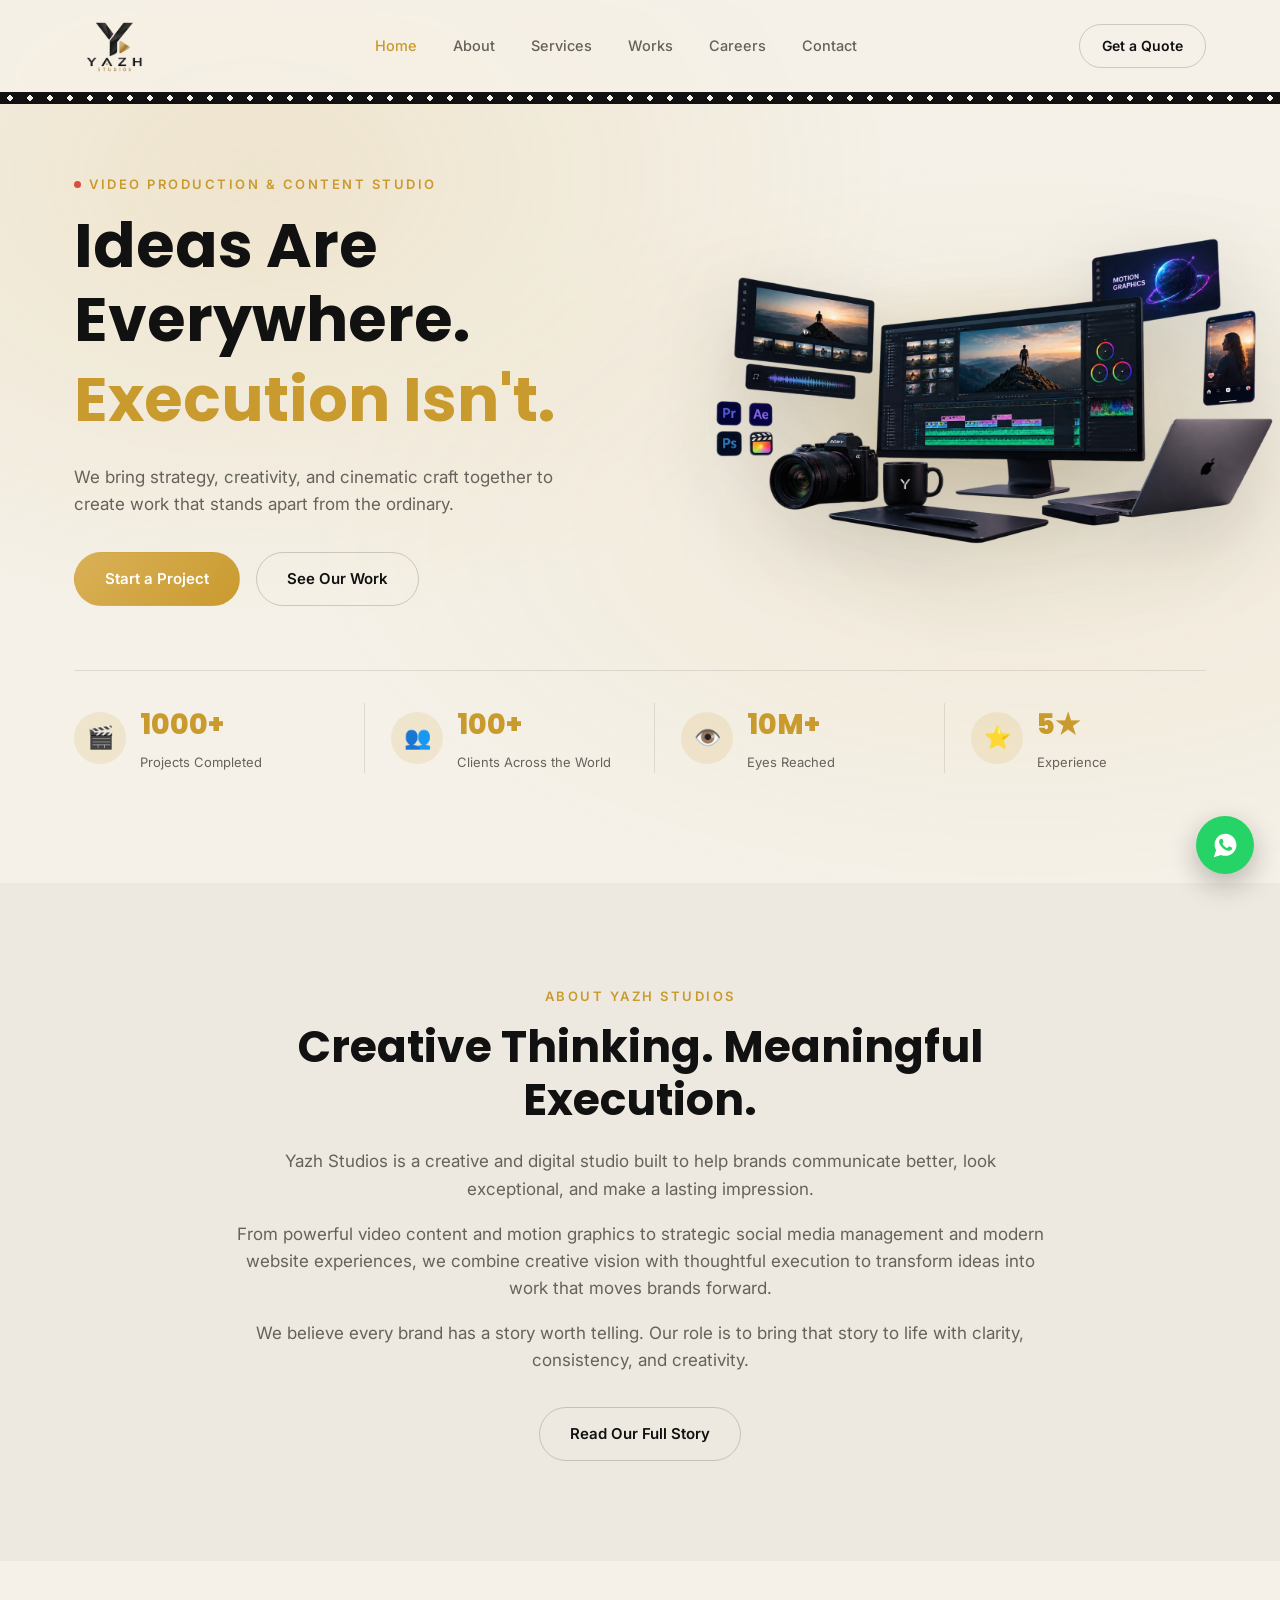
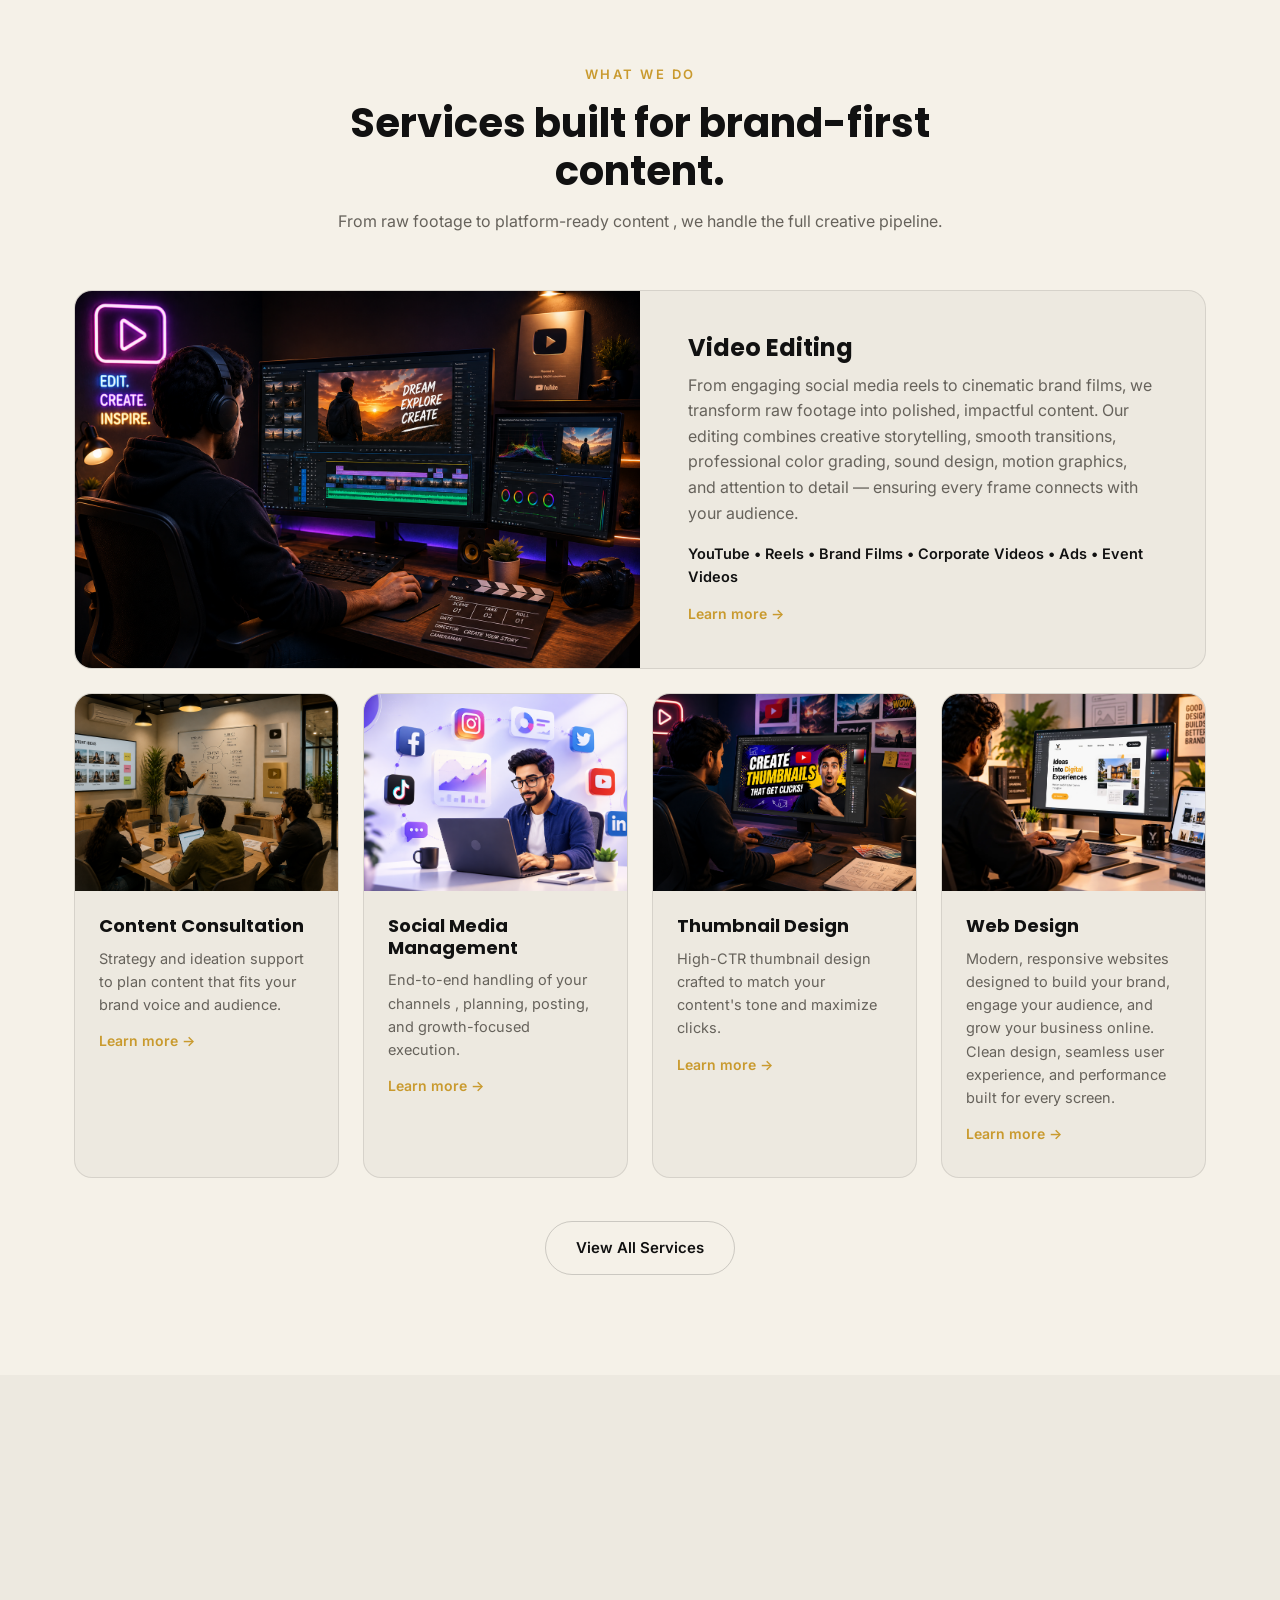
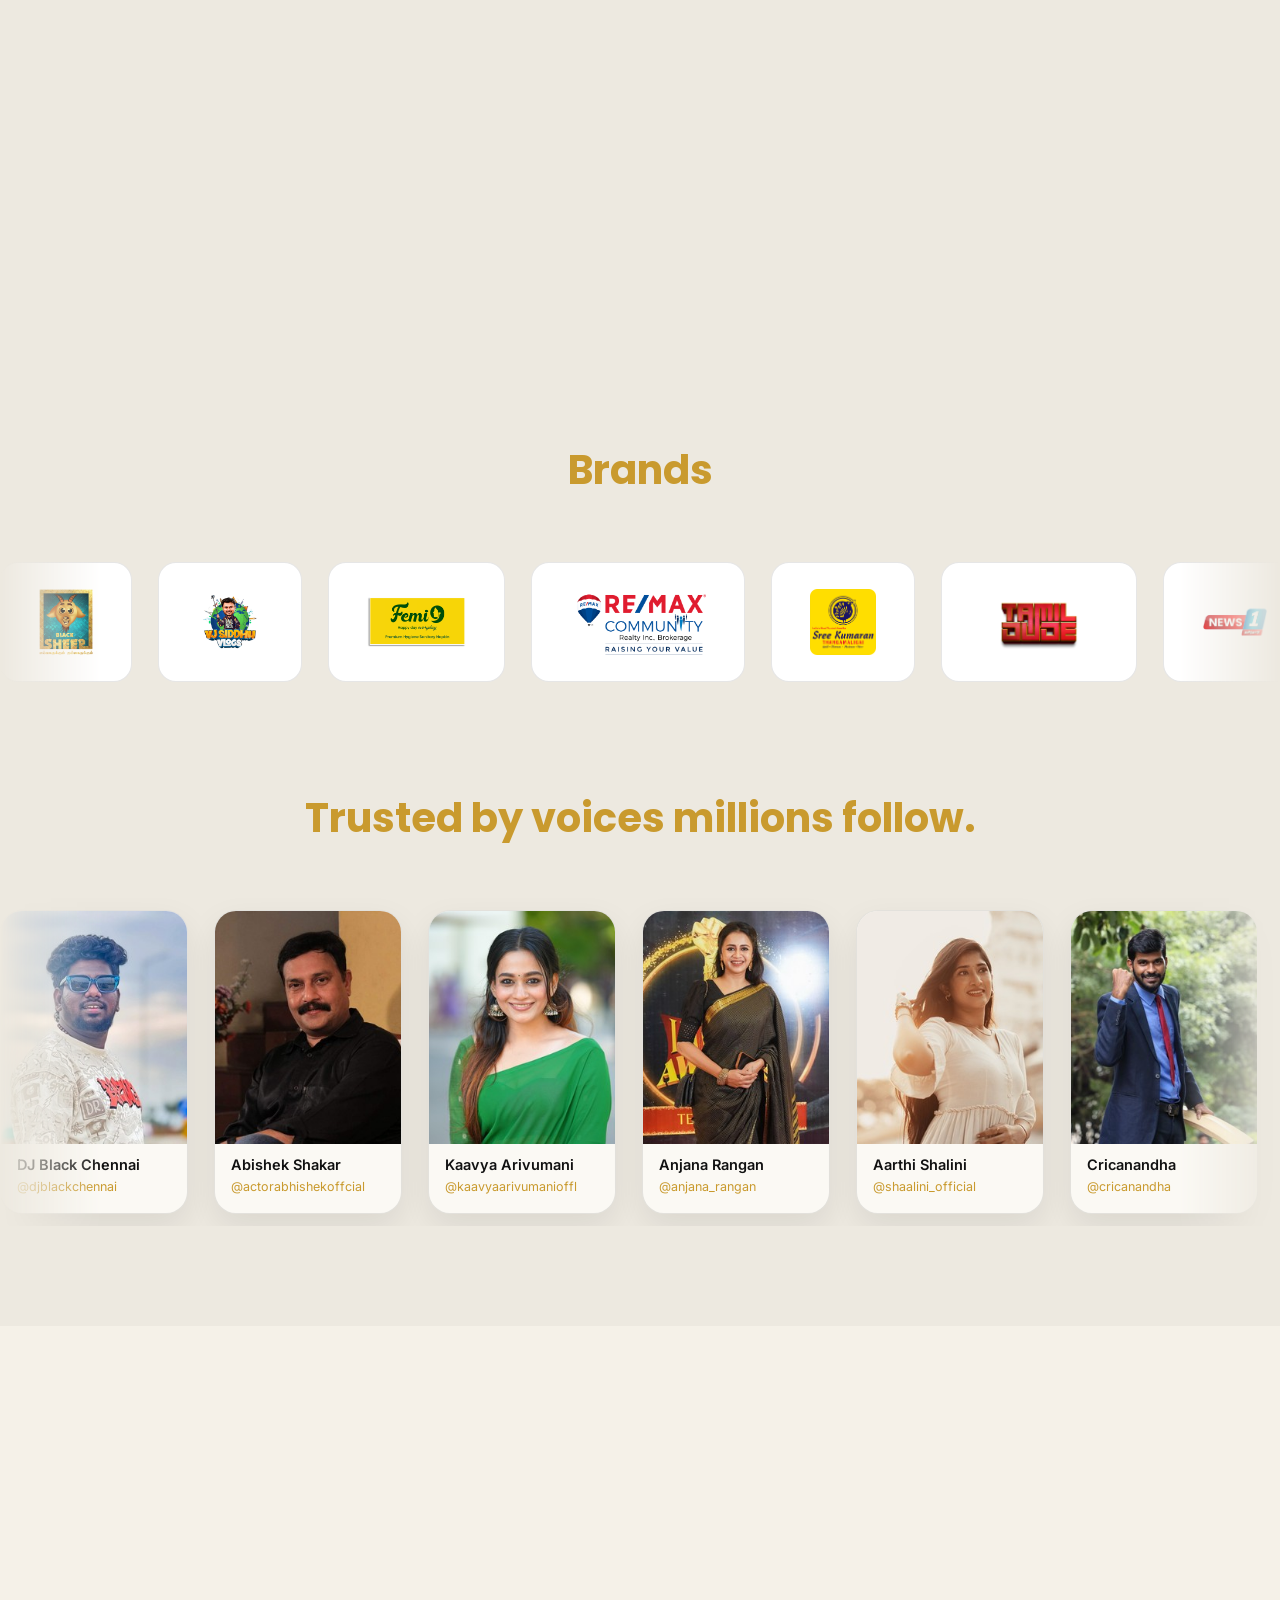
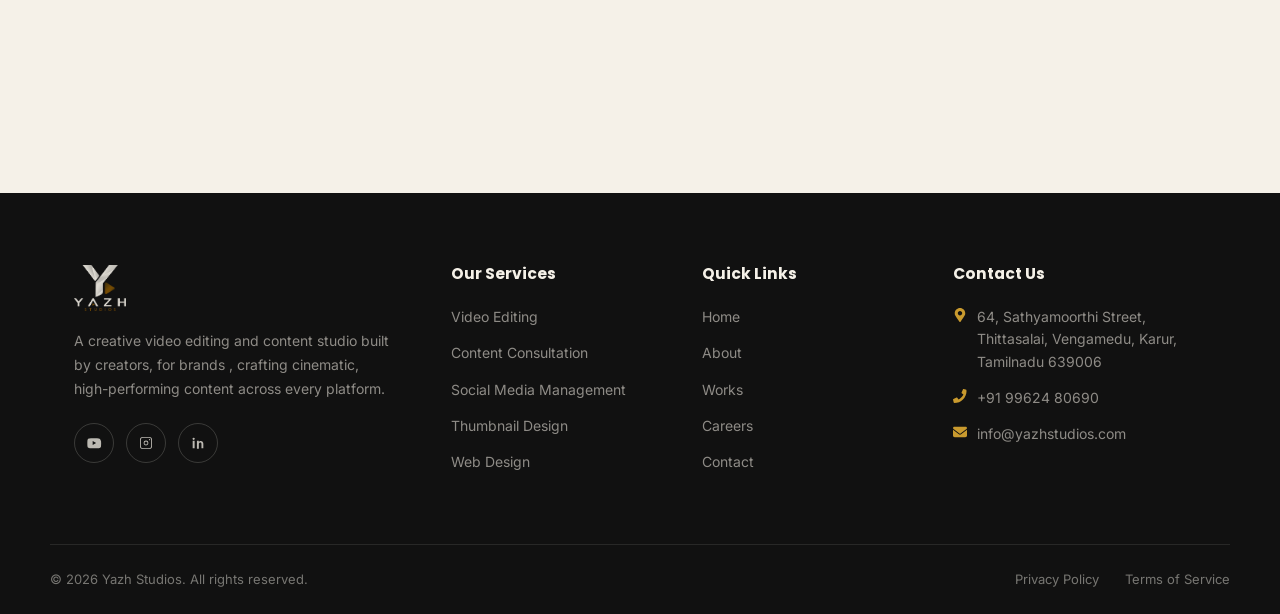
<file: index.html>
<!DOCTYPE html>
<html lang="en">
<head>
<meta charset="UTF-8">
<meta name="viewport" content="width=device-width, initial-scale=1.0">
<title>Yazh Studios | Video Editing &amp; Content Studio</title>
<meta name="description" content="Yazh Studios is a creative video production and content studio crafting cinematic, high-performing videos for brands, YouTubers, and businesses.">
<link rel="icon" type="image/png" href="yazh-logo-nobg.png">
<link rel="preconnect" href="https://fonts.googleapis.com">
<link href="https://fonts.googleapis.com/css2?family=Poppins:wght@400;500;600;700;800&family=Inter:wght@400;500;600&display=swap" rel="stylesheet">
<link rel="stylesheet" href="style.css?v=28">
</head>
<body>

<header>
  <nav>
    <a href="index.html" class="logo"><img src="yazh-logo-nobg.png" alt="Yazh Studios" class="logo-mark"></a>
    <ul class="nav-links">
      <li><a href="index.html" class="active">Home</a></li>
      <li><a href="about.html">About</a></li>
      <li><a href="services.html">Services</a></li>
      <li><a href="work.html">Works</a></li>
      <li><a href="careers.html">Careers</a></li>
      <li><a href="contact.html">Contact</a></li>
    </ul>
    <div class="nav-cta">
      <a href="contact.html" class="btn btn-outline" style="padding:10px 22px;font-size:14px;">Get a Quote</a>
      <button class="burger" onclick="document.querySelector('.nav-links').classList.toggle('mobile-open')"><span></span><span></span><span></span></button>
    </div>
  </nav>
  <div class="filmstrip"></div>
</header>

<main>
  <!-- HERO -->
  <section class="hero" id="home">
    <div class="container hero-grid">
      <div>
        <div class="eyebrow"><span class="rec-dot"></span>Video Production &amp; Content Studio</div>
        <h1>Ideas Are Everywhere.<br><em>Execution Isn't.</em></h1>
        <p>We bring strategy, creativity, and cinematic craft together to create work that stands apart from the ordinary.</p>
        <div class="hero-actions">
          <a href="https://wa.me/+919962480690" class="btn btn-primary" target="_blank" rel="noopener">Start a Project</a>
          <a href="work.html" class="btn btn-outline">See Our Work</a>
        </div>
      </div>
        <div class="hero-showcase" id="heroShowcase">
          <img src="hero-studio.webp" alt="Yazh Studios editing setup with Premiere Pro, After Effects, Photoshop and Final Cut Pro" width="1672" height="940" fetchpriority="high">
        </div>
      <div class="stat-row">
          <div class="stat-item">
            <div class="stat-icon">🎬</div>
            <div>
              <div class="num">1000+</div>
              <div class="label">Projects Completed</div>
            </div>
          </div>
          <div class="stat-item">
            <div class="stat-icon">👥</div>
            <div>
              <div class="num">100+</div>
              <div class="label">Clients Across the World</div>
            </div>
          </div>
          <div class="stat-item">
            <div class="stat-icon">👁️</div>
            <div>
              <div class="num">10M+</div>
              <div class="label">Eyes Reached</div>
            </div>
          </div>
          <div class="stat-item">
            <div class="stat-icon">⭐</div>
            <div>
              <div class="num">5★</div>
              <div class="label">Experience</div>
            </div>
          </div>
        </div>
    </div>
  </section>

  <!-- ABOUT TEASER -->
  <section class="story">
    <div class="container story-single">
      <div class="eyebrow">About Yazh Studios</div>
      <h2>Creative Thinking. Meaningful Execution.</h2>
      <p>Yazh Studios is a creative and digital studio built to help brands communicate better, look exceptional, and make a lasting impression.</p>
      <p>From powerful video content and motion graphics to strategic social media management and modern website experiences, we combine creative vision with thoughtful execution to transform ideas into work that moves brands forward.</p>
      <p>We believe every brand has a story worth telling. Our role is to bring that story to life with clarity, consistency, and creativity.</p>
      <a href="about.html" class="btn btn-outline">Read Our Full Story</a>
    </div>
  </section>

  <!-- SERVICES TEASER -->
  <section id="services">
    <div class="container">
      <div class="section-head center">
        <div class="eyebrow" style="justify-content:center;">What We Do</div>
        <h2>Services built for brand-first content.</h2>
        <p>From raw footage to platform-ready content , we handle the full creative pipeline.</p>
      </div>
      <div class="services-grid">
        <a class="service-card" href="services.html#video-editing">
          <img src="service-video-editing-v2.png" alt="Video Editing" class="service-photo" loading="lazy">
          <div class="service-body">
            <h3>Video Editing</h3>
            <p>From engaging social media reels to cinematic brand films, we transform raw footage into polished, impactful content. Our editing combines creative storytelling, smooth transitions, professional color grading, sound design, motion graphics, and attention to detail — ensuring every frame connects with your audience.</p>
            <p class="service-tags">YouTube • Reels • Brand Films • Corporate Videos • Ads • Event Videos</p>
            <span class="service-more">Learn more →</span>
          </div>
        </a>
        <a class="service-card" href="services.html#content-consultation">
          <img src="service-content-consultation.png" alt="Content Consultation" class="service-photo" loading="lazy">
          <div class="service-body">
            <h3>Content Consultation</h3>
            <p>Strategy and ideation support to plan content that fits your brand voice and audience.</p>
            <span class="service-more">Learn more →</span>
          </div>
        </a>
        <a class="service-card" href="services.html#social-media">
          <img src="service-social-media-v2.png" alt="Social Media Management" class="service-photo" loading="lazy">
          <div class="service-body">
            <h3>Social Media Management</h3>
            <p>End-to-end handling of your channels , planning, posting, and growth-focused execution.</p>
            <span class="service-more">Learn more →</span>
          </div>
        </a>
        <a class="service-card" href="services.html#thumbnail-design">
          <img src="service-thumbnail-design-v2.png" alt="Thumbnail Design" class="service-photo" loading="lazy">
          <div class="service-body">
            <h3>Thumbnail Design</h3>
            <p>High-CTR thumbnail design crafted to match your content's tone and maximize clicks.</p>
            <span class="service-more">Learn more →</span>
          </div>
        </a>
        <a class="service-card" href="services.html#web-design">
          <img src="service-web-design.webp" alt="Web Design" class="service-photo" loading="lazy">
          <div class="service-body">
            <h3>Web Design</h3>
            <p>Modern, responsive websites designed to build your brand, engage your audience, and grow your business online. Clean design, seamless user experience, and performance built for every screen.</p>
            <span class="service-more">Learn more →</span>
          </div>
        </a>
      </div>
      <div class="center" style="margin-top:44px;">
        <a href="services.html" class="btn btn-outline">View All Services</a>
      </div>
    </div>
  </section>

  <!-- TESTIMONIALS -->
  <section style="background:var(--panel);">
    <div class="container">
      <div class="section-head center">
        <div class="eyebrow" style="justify-content:center;">Testimonials</div>
        <h2>What our clients say.</h2>
      </div>
      <div class="testi-grid">
        <div class="testi-card" style="background:var(--panel-2);">
          <p>Delivered high-quality video edits with great attention to detail. The storytelling, clarity, and timely delivery made the entire collaboration smooth and professional.</p>
          <div class="testi-author">
            <div class="testi-avatar"><img src="client-cricanandha.jpeg" alt="Cricanandha" loading="lazy"></div>
            <div><h5>Cricanandha</h5><span>Sports Content Creator</span></div>
          </div>
        </div>
        <div class="testi-card" style="background:var(--panel-2);">
          <p>The edits were clean, engaging, and perfectly matched our brand style. Communication was clear, and the final output exceeded our expectations.</p>
          <div class="testi-author">
            <div class="testi-avatar"><img src="client-praveenraj.jpg" alt="Praveenraj Ganesan" loading="lazy"></div>
            <div><h5>Praveenraj Ganesan</h5><span>Canada Based Realtor</span></div>
          </div>
        </div>
        <div class="testi-card" style="background:var(--panel-2);">
          <p>From planning to final delivery, the process was professional and well-structured. The videos helped improve our online presence significantly.</p>
          <div class="testi-author">
            <div class="testi-avatar"><img src="client-abishek.jpg" alt="Abishek Shakar" loading="lazy"></div>
            <div><h5>Abishek Shakar</h5><span>Actor &amp; Director</span></div>
          </div>
        </div>
      </div>
    </div>
  </section>

  <!-- CLIENTS -->
  <section class="clients">
    <div class="container">
      <div class="section-head center">
        <h2 style="color:var(--gold);text-align:center;">Brands</h2>
      </div>
    </div>
    <div class="logo-marquee">
      <div class="logo-track" id="logoTrack"></div>
    </div>
  </section>

  <!-- INFLUENCERS -->
  <section class="clients" style="padding-top:0;">
    <div class="container">
      <div class="section-head center" style="max-width:900px;">
        <h2 style="color:var(--gold);text-align:center;">Trusted by voices millions follow.</h2>
      </div>
    </div>
    <div class="logo-marquee">
      <div class="logo-track" id="influencerTrack"></div>
    </div>
  </section>

  <script>
    (function(){
      var clientLogos = [
        { src: 'client-blacksheep.png', alt: 'Blacksheep Tamil' },
        { src: 'client-vj-siddhu-vlogs.jpg', alt: 'VJ Siddhu Vlogs' },
        { src: 'client-femi9.png', alt: 'Femi9 by Nayanthara' },
        { src: 'client-remax-community.png', alt: 'REMAX Community' },
        { src: 'client-sree-kumaran.png', alt: 'Sree Kumaran Thangamaligai' },
        { src: 'client-tamil-dude.png', alt: 'Tamil Dude' },
        { src: 'client-news1-tamil.png', alt: 'News 1 Tamil' },
        { src: 'client-modern-tamilnadu.png', alt: 'Modern Tamilnadu' },
        { src: 'client-crayonz.png', alt: 'Crayonz' },
        { src: 'client-bs-tv.png', alt: 'BS TV' },
        { src: 'client-vijay-tv.jpg', alt: 'Vijay TV' },
        { src: 'client-chithiram-tv.png', alt: 'Chithiram TV' },
        { src: 'client-news-trends.png', alt: 'News Trends' },
        { src: 'client-star-real-estate.png', alt: 'Star Real Estate' },
        { src: 'client-narasus-v2.png', alt: 'Narasu\'s Coffee' },
        { src: 'client-rohinis.png', alt: 'Rohini\'s' },
        { src: 'client-event-dudez.png', alt: 'Event Dudez' },
        { src: 'client-minnambalam-plus.png', alt: 'Minnambalam Plus' },
        { src: 'client-notion-graffiti.png', alt: 'Notion Graffiti' },
        { src: 'client-lazaro.png', alt: 'Lazaro' },
        { src: 'client-jsr.png', alt: 'JSR' },
        { src: 'client-dd.png', alt: 'DD' }
      ];

      var track = document.getElementById('logoTrack');
      if (!track) return;

      function renderSet(){
        var html = '';
        clientLogos.forEach(function(logo){
          html += '<div class="logo-card"><img src="' + logo.src + '" alt="' + logo.alt + '" class="logo-item"></div>';
        });
        return html;
      }
      // Duplicate the set so the scroll loop is seamless.
      track.innerHTML = renderSet() + renderSet();
    })();

    (function(){
      var influencers = [
        { photo: 'influencer-djblackchennai.jpg', name: 'DJ Black Chennai', handle: '@djblackchennai' },
        { photo: 'influencer-actorabhishek.jpg', name: 'Abishek Shakar', handle: '@actorabhishekoffcial' },
        { photo: 'influencer-kaavyaarivumani.jpg', name: 'Kaavya Arivumani', handle: '@kaavyaarivumanioffl' },
        { photo: 'influencer-anjana-rangan.jpg', name: 'Anjana Rangan', handle: '@anjana_rangan' },
        { photo: 'influencer-aarthishalini.jpg', name: 'Aarthi Shalini', handle: '@shaalini_official' },
        { photo: 'influencer-cricanandha.jpg', name: 'Cricanandha', handle: '@cricanandha' },
        { photo: 'influencer-thamizhmullaikd.jpg', name: 'Thamizh Mullai', handle: '@thamizhmullaikd' },
        { photo: 'influencer-praveenraj.jpg', name: 'Praveenraj Ganesan', handle: '@praveenrajtamildude' },
        { photo: 'influencer-townbusvijay.jpg', name: 'Townbus Vijay', handle: '@townbus_vijay' },
        { photo: 'influencer-vjchitti.jpg', name: 'VJ Chitti', handle: '@vj_chitti' },
      ];

      var track = document.getElementById('influencerTrack');
      if (!track) return;

      function renderSet(){
        var html = '';
        influencers.forEach(function(p){
          var handleClean = p.handle.replace('@','');
          html += '<a href="https://www.instagram.com/' + handleClean + '/" target="_blank" rel="noopener" class="influencer-card">' +
            '<img src="' + p.photo + '" alt="' + p.name + '" class="influencer-photo">' +
            '<div class="influencer-info"><div class="influencer-name">' + p.name + '</div>' +
            '<div class="influencer-handle">' + p.handle + '</div></div>' +
          '</a>';
        });
        return html;
      }
      track.innerHTML = renderSet() + renderSet();
    })();
  </script>

  <!-- CONTACT TEASER -->
  <section>
    <div class="container">
      <div class="contact-panel" style="max-width:700px;margin:0 auto;">
        <h3>Have an idea? Let's make something amazing together.</h3>
        <p>Tell us about your footage, your brand, and your goals , we'll take it from there.</p>
        <a href="https://wa.me/+919962480690" class="btn btn-primary" target="_blank" rel="noopener">Chat on WhatsApp</a>
      </div>
    </div>
  </section>
</main>

<footer class="site-footer">
  <div class="container footer-grid">
    <div class="footer-brand">
      <div class="logo" style="font-size:17px;"><img src="yazh-logo-white.png" alt="Yazh Studios" class="logo-mark-footer"></div>
      <p>A creative video editing and content studio built by creators, for brands , crafting cinematic, high-performing content across every platform.</p>
      <div class="footer-social">
        <a href="https://www.youtube.com/@theyazhstudios" target="_blank" rel="noopener" aria-label="YouTube">
          <svg viewBox="0 0 24 24" width="16" height="16" fill="currentColor" aria-hidden="true"><path d="M21.8 8.2s-.2-1.5-.8-2.1c-.8-.8-1.7-.8-2.1-.9C15.9 5 12 5 12 5s-3.9 0-6.9.2c-.4 0-1.3.1-2.1.9-.6.6-.8 2.1-.8 2.1S2 10 2 11.7v1.6c0 1.7.2 3.5.2 3.5s.2 1.5.8 2.1c.8.8 1.9.8 2.4.9 1.7.2 7.3.2 7.3.2s3.9 0 6.9-.2c.4 0 1.3-.1 2.1-.9.6-.6.8-2.1.8-2.1s.2-1.7.2-3.5v-1.6c0-1.7-.2-3.5-.2-3.5zM10 15V9l5.2 3-5.2 3z"/></svg>
        </a>
        <a href="https://www.instagram.com/theyazhstudios/" target="_blank" rel="noopener" aria-label="Instagram">
          <svg viewBox="0 0 24 24" width="16" height="16" fill="currentColor" aria-hidden="true"><path d="M12 8.4a3.6 3.6 0 100 7.2 3.6 3.6 0 000-7.2zm0 5.9a2.3 2.3 0 110-4.6 2.3 2.3 0 010 4.6zM16.9 3H7.1A4.1 4.1 0 003 7.1v9.8A4.1 4.1 0 007.1 21h9.8a4.1 4.1 0 004.1-4.1V7.1A4.1 4.1 0 0016.9 3zm2.8 13.9a2.8 2.8 0 01-2.8 2.8H7.1a2.8 2.8 0 01-2.8-2.8V7.1a2.8 2.8 0 012.8-2.8h9.8a2.8 2.8 0 012.8 2.8v9.8zM17.3 6.1a.95.95 0 100 1.9.95.95 0 000-1.9z"/></svg>
        </a>
        <a href="https://www.linkedin.com/company/theyazhstudios" target="_blank" rel="noopener" aria-label="LinkedIn">
          <svg viewBox="0 0 24 24" width="16" height="16" fill="currentColor" aria-hidden="true"><path d="M6.94 8.5H4V20h2.94V8.5zM5.47 4a1.7 1.7 0 100 3.4 1.7 1.7 0 000-3.4zM20 13.3c0-3-1.6-4.4-3.8-4.4-1.7 0-2.5.9-2.9 1.6V8.5H10.4c0 .8 0 12 0 12h2.9v-6.7c0-.4 0-.7.1-1 .3-.7.9-1.4 1.9-1.4 1.4 0 1.9 1 1.9 2.5V20H20v-6.7z"/></svg>
        </a>
      </div>
    </div>
    <div class="footer-col">
      <h4>Our Services</h4>
      <a href="services.html#video-editing">Video Editing</a>
      <a href="services.html#content-consultation">Content Consultation</a>
      <a href="services.html#social-media">Social Media Management</a>
      <a href="services.html#thumbnail-design">Thumbnail Design</a>
      <a href="services.html#web-design">Web Design</a>
    </div>
    <div class="footer-col">
      <h4>Quick Links</h4>
      <a href="index.html">Home</a>
      <a href="about.html">About</a>
      <a href="work.html">Works</a>
      <a href="careers.html">Careers</a>
      <a href="contact.html">Contact</a>
    </div>
    <div class="footer-col">
      <h4>Contact Us</h4>
      <a href="https://maps.app.goo.gl/qeGs287bhWjd76no8" target="_blank" rel="noopener" class="footer-contact-item">
        <svg class="fc-icon" viewBox="0 0 384 512" width="14" height="14" fill="currentColor"><path d="M172.268 501.67C26.97 291.031 0 269.413 0 192 0 85.961 85.961 0 192 0s192 85.961 192 192c0 77.413-26.97 99.031-172.268 309.67a24.005 24.005 0 0 1-39.464 0zM192 272c44.183 0 80-35.817 80-80s-35.817-80-80-80-80 35.817-80 80 35.817 80 80 80z"/></svg>
        <span>64, Sathyamoorthi Street, Thittasalai, Vengamedu, Karur, Tamilnadu 639006</span>
      </a>
      <a href="tel:+919962480690" class="footer-contact-item">
        <svg class="fc-icon" viewBox="0 0 512 512" width="14" height="14" fill="currentColor"><path d="M493.4 24.6l-104-24c-11.3-2.6-22.9 3.3-27.5 13.9l-48 112c-4.2 9.8-1.4 21.3 6.9 28l60.6 49.6c-35.6 76.7-97.9 140.5-176 177.6l-49.6-60.6c-6.8-8.3-18.2-11.1-28-6.9l-112 48C4.9 366.5-1 378.1 1.6 389.4l24 104C28.1 504.2 38.4 512 50 512 296.5 512 496 313.5 496 60c0-11.6-7.8-21.9-19.6-24.4z"/></svg>
        <span>+91 99624 80690</span>
      </a>
      <a href="mailto:info@yazhstudios.com" class="footer-contact-item">
        <svg class="fc-icon" viewBox="0 0 512 512" width="14" height="14" fill="currentColor"><path d="M48 64C21.5 64 0 85.5 0 112c0 15.1 7.1 29.3 19.2 38.4L236.8 313.6c11.4 8.5 27 8.5 38.4 0L492.8 150.4c12.1-9.1 19.2-23.3 19.2-38.4 0-26.5-21.5-48-48-48H48zM0 176V384c0 35.3 28.7 64 64 64H448c35.3 0 64-28.7 64-64V176L294.4 339.2c-22.8 17.1-54 17.1-76.8 0L0 176z"/></svg>
        <span>info@yazhstudios.com</span>
      </a>
    </div>
  </div>
  <div class="container footer-bottom">
    <p>© 2026 Yazh Studios. All rights reserved.</p>
    <div class="footer-bottom-links">
      <a href="privacy-policy.html">Privacy Policy</a>
      <a href="terms.html">Terms of Service</a>
    </div>
  </div>
</footer>

<a href="https://wa.me/+919962480690" target="_blank" rel="noopener" class="whatsapp-float" aria-label="Chat on WhatsApp">
  <svg viewBox="0 0 32 32" aria-hidden="true"><path d="M16.02 3C9.4 3 4 8.36 4 14.98c0 2.2.6 4.26 1.63 6.03L3 29l8.2-2.55a12.9 12.9 0 0 0 4.82.93h.01c6.62 0 12.02-5.36 12.02-11.98C28.05 8.78 22.65 3 16.02 3zm7.03 17.15c-.3.83-1.72 1.6-2.37 1.7-.61.1-1.38.14-2.23-.14-.51-.16-1.17-.38-2.01-.75-3.54-1.53-5.85-5.1-6.03-5.34-.18-.24-1.44-1.92-1.44-3.66 0-1.74.92-2.6 1.24-2.95.32-.35.7-.44.93-.44.24 0 .47 0 .68.01.22.01.51-.08.8.61.3.71 1.01 2.45 1.1 2.63.09.18.15.39.03.63-.12.24-.18.39-.36.6-.18.21-.38.47-.54.63-.18.18-.37.38-.16.74.21.36.93 1.53 2 2.48 1.37 1.22 2.53 1.6 2.89 1.78.36.18.57.15.78-.09.21-.24.9-1.05 1.14-1.41.24-.36.48-.3.8-.18.33.12 2.07.98 2.43 1.16.36.18.6.27.68.42.09.15.09.86-.21 1.69z"/></svg>
</a>
<script src="animations.js" defer></script>
<script>
  document.querySelectorAll('.nav-links a').forEach(link=>{
    link.addEventListener('click',()=>{
      document.querySelector('.nav-links').classList.remove('mobile-open');
    });
  });
</script>
<script>
  (function(){
    var el=document.getElementById('heroShowcase');
    if(!el)return;
    function show(){el.classList.add('is-in');}
    var r0=el.getBoundingClientRect();
    if(r0.top<window.innerHeight*0.9){setTimeout(show,350);return;}
    if(!('IntersectionObserver' in window)){show();return;}
    var io=new IntersectionObserver(function(en){
      en.forEach(function(e){if(e.isIntersecting){show();io.disconnect();}});
    },{threshold:0.05});
    io.observe(el);
  })();
</script>
</body>
</html>
</file>
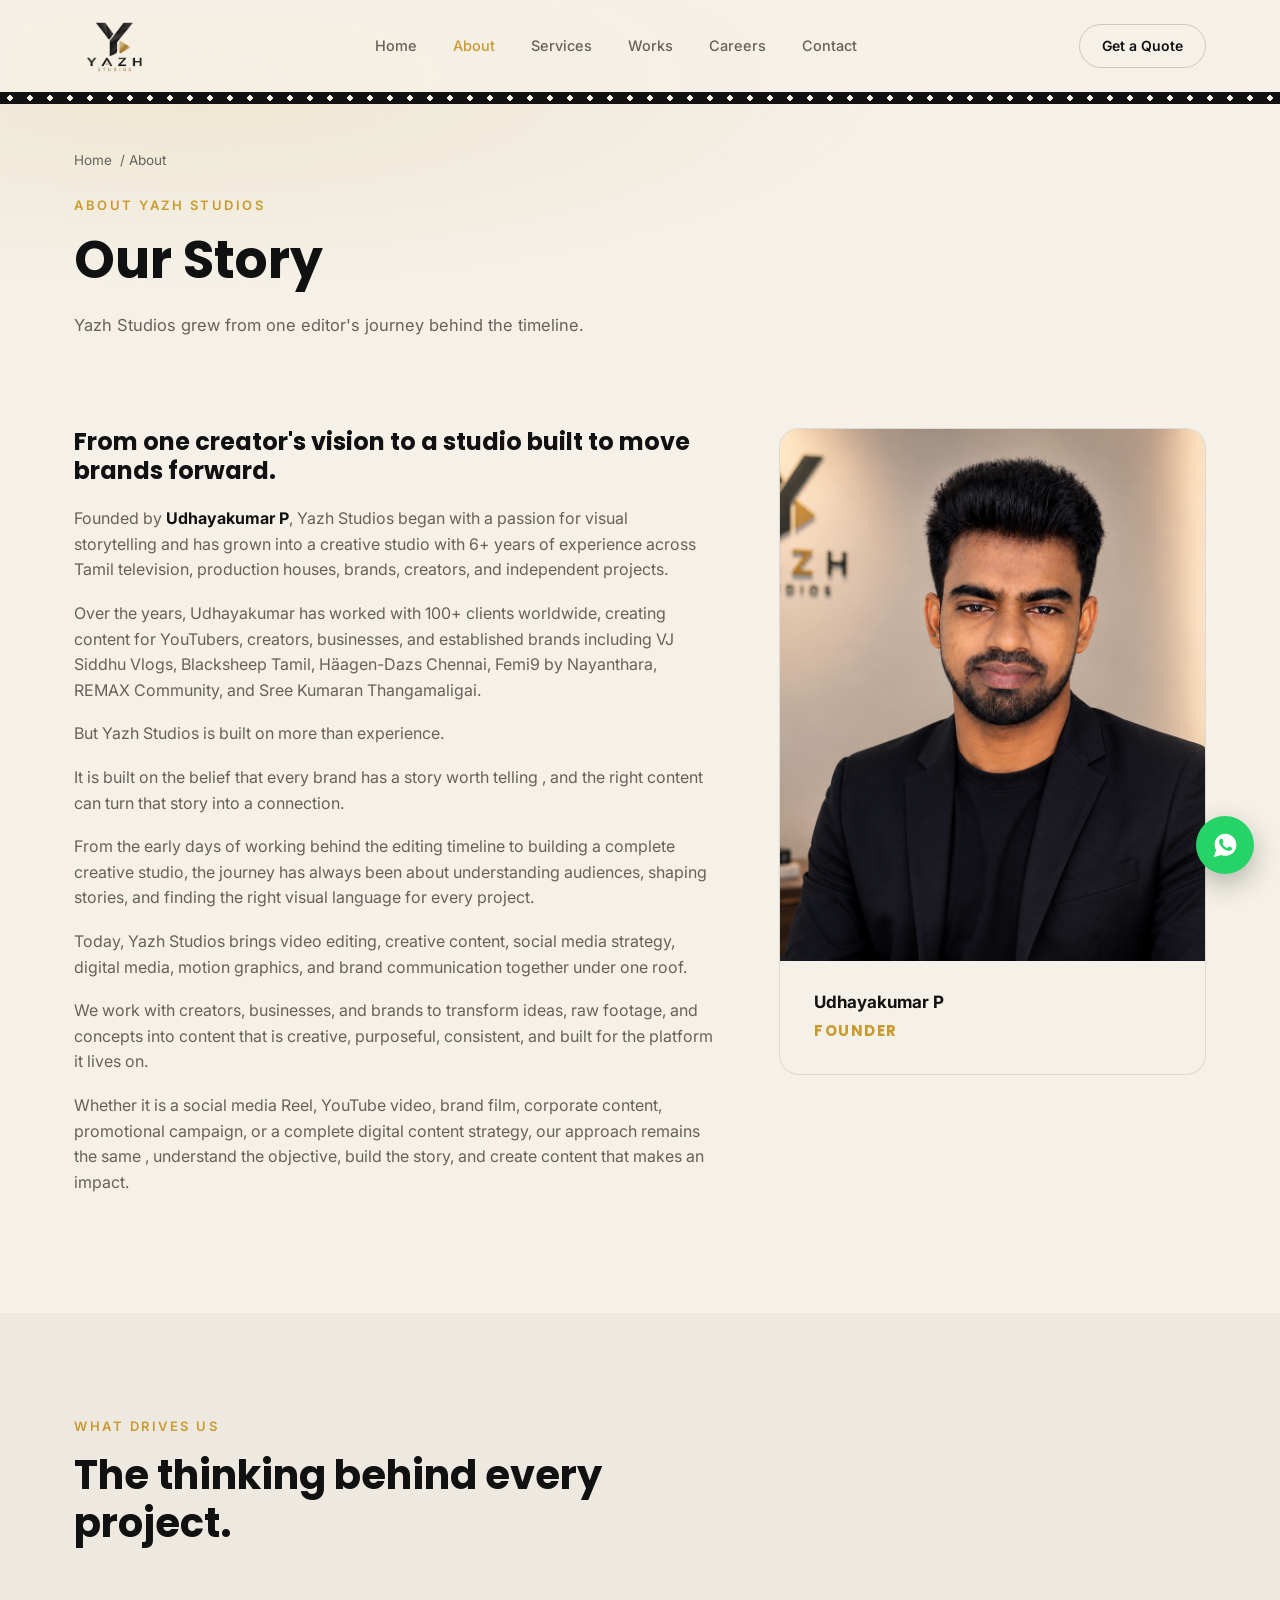
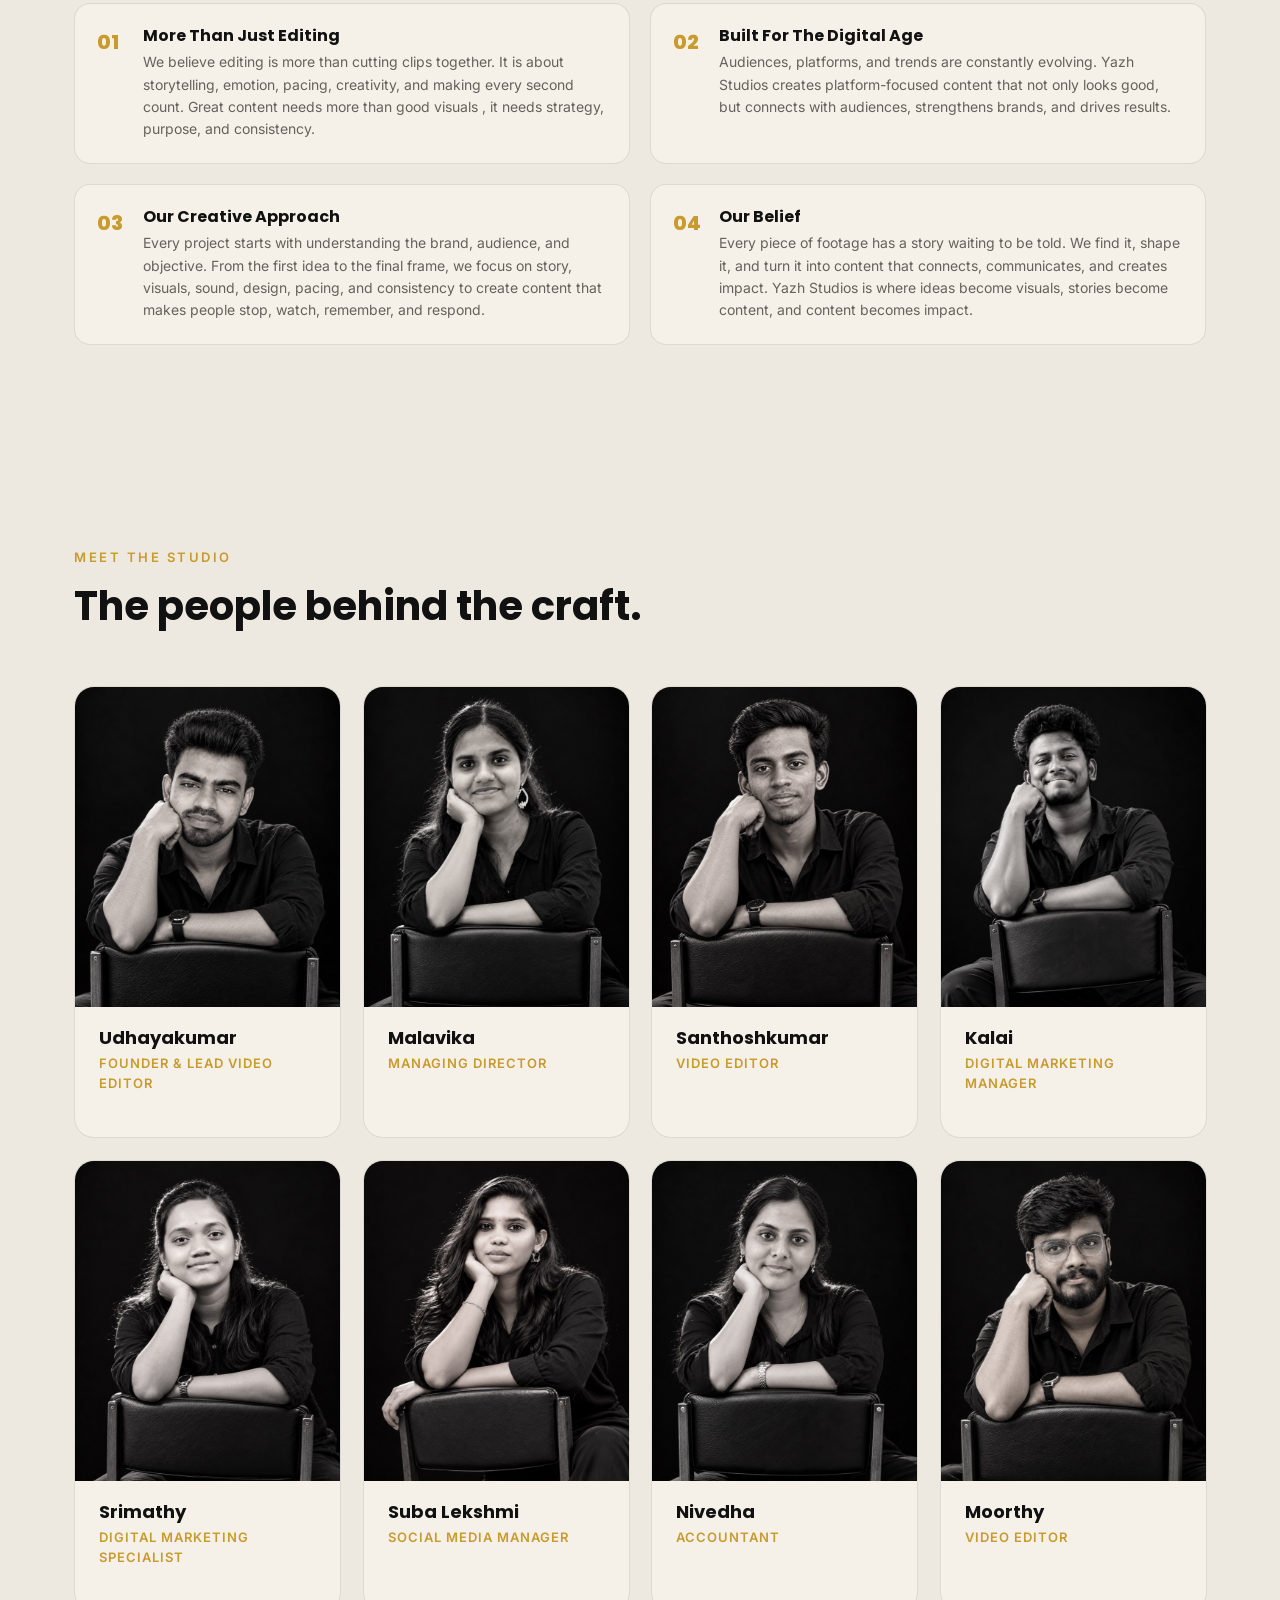
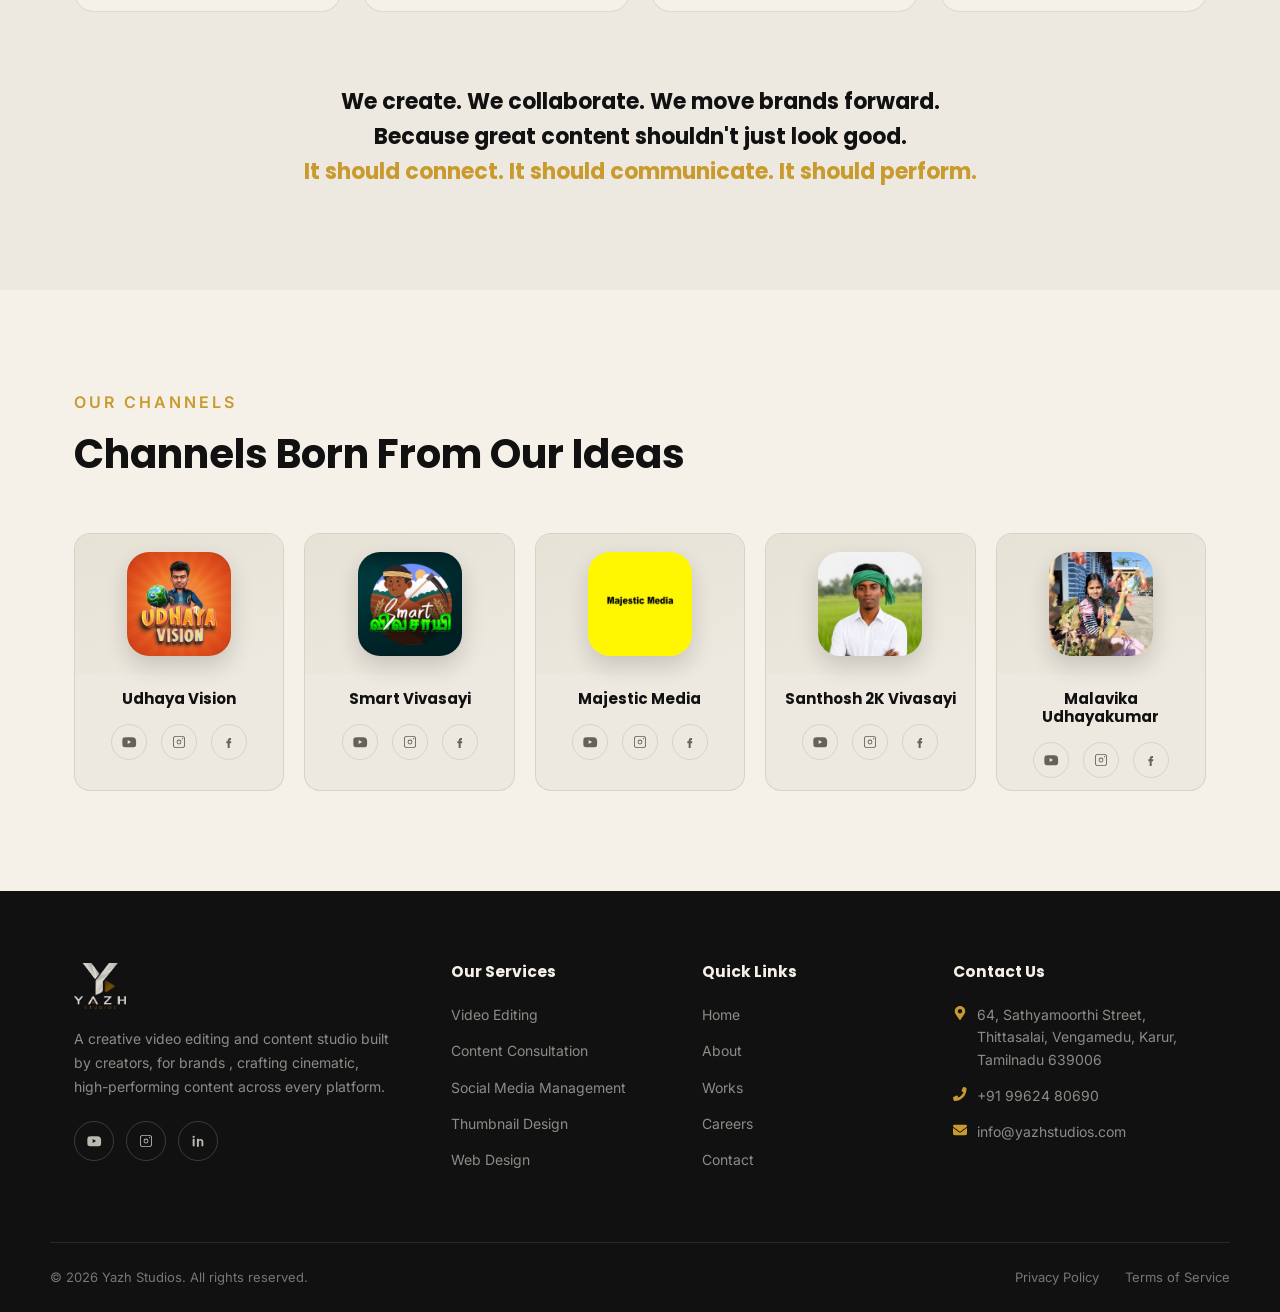
<file: about.html>
<!DOCTYPE html>
<html lang="en">
<head>
<meta charset="UTF-8">
<meta name="viewport" content="width=device-width, initial-scale=1.0">
<title>Our Story | Yazh Studios</title>
<meta name="description" content="Yazh Studios grew from one editor's journey behind the timeline into a full creative studio for video, content strategy, and digital marketing.">
<link rel="icon" type="image/png" href="yazh-logo-nobg.png">
<link rel="preconnect" href="https://fonts.googleapis.com">
<link href="https://fonts.googleapis.com/css2?family=Poppins:wght@400;500;600;700;800&family=Inter:wght@400;500;600&display=swap" rel="stylesheet">
<link rel="stylesheet" href="style.css?v=28">
</head>
<body>

<header>
  <nav>
    <a href="index.html" class="logo"><img src="yazh-logo-nobg.png" alt="Yazh Studios" class="logo-mark"></a>
    <ul class="nav-links">
      <li><a href="index.html">Home</a></li>
      <li><a href="about.html" class="active">About</a></li>
      <li><a href="services.html">Services</a></li>
      <li><a href="work.html">Works</a></li>
      <li><a href="careers.html">Careers</a></li>
      <li><a href="contact.html">Contact</a></li>
    </ul>
    <div class="nav-cta">
      <a href="contact.html" class="btn btn-outline" style="padding:10px 22px;font-size:14px;">Get a Quote</a>
      <button class="burger" onclick="document.querySelector('.nav-links').classList.toggle('mobile-open')"><span></span><span></span><span></span></button>
    </div>
  </nav>
  <div class="filmstrip"></div>
</header>

<main>
  <!-- PAGE BANNER -->
  <section class="page-banner">
    <div class="container">
      <div class="breadcrumb"><a href="index.html">Home</a> / About</div>
      <div class="eyebrow">About Yazh Studios</div>
      <h1>Our Story</h1>
      <p>Yazh Studios grew from one editor's journey behind the timeline.</p>
    </div>
  </section>

  <!-- STORY BODY -->
  <section style="padding-top:20px;">
    <div class="container story-grid">
      <div class="story-card" style="order:2;">
        <img src="founder-udhayakumar.png" alt="Udhayakumar P , Founder, Yazh Studios" class="founder-photo">
        <div class="story-card-body">
          <p style="margin-bottom:6px;"><strong style="color:var(--text);font-size:17px;">Udhayakumar P</strong></p>
          <h4 style="margin-bottom:0;">Founder</h4>
        </div>
      </div>
      <div class="story-body" style="order:1;">
        <h2 style="margin-bottom:20px;">From one creator's vision to a studio built to move brands forward.</h2>
        <p>Founded by <strong>Udhayakumar P</strong>, Yazh Studios began with a passion for visual storytelling and has grown into a creative studio with 6+ years of experience across Tamil television, production houses, brands, creators, and independent projects.</p>
        <p>Over the years, Udhayakumar has worked with 100+ clients worldwide, creating content for YouTubers, creators, businesses, and established brands including VJ Siddhu Vlogs, Blacksheep Tamil, Häagen-Dazs Chennai, Femi9 by Nayanthara, REMAX Community, and Sree Kumaran Thangamaligai.</p>
        <p>But Yazh Studios is built on more than experience.</p>
        <p>It is built on the belief that every brand has a story worth telling , and the right content can turn that story into a connection.</p>
        <p>From the early days of working behind the editing timeline to building a complete creative studio, the journey has always been about understanding audiences, shaping stories, and finding the right visual language for every project.</p>
        <p>Today, Yazh Studios brings video editing, creative content, social media strategy, digital media, motion graphics, and brand communication together under one roof.</p>
        <p>We work with creators, businesses, and brands to transform ideas, raw footage, and concepts into content that is creative, purposeful, consistent, and built for the platform it lives on.</p>
        <p>Whether it is a social media Reel, YouTube video, brand film, corporate content, promotional campaign, or a complete digital content strategy, our approach remains the same , understand the objective, build the story, and create content that makes an impact.</p>
      </div>
    </div>
  </section>

  <!-- PILLARS -->
  <section class="why">
    <div class="container">
      <div class="section-head">
        <div class="eyebrow">What Drives Us</div>
        <h2>The thinking behind every project.</h2>
      </div>
      <div class="why-grid">
        <div class="why-item">
          <div class="why-num">01</div>
          <div>
            <h4>More Than Just Editing</h4>
            <p>We believe editing is more than cutting clips together. It is about storytelling, emotion, pacing, creativity, and making every second count. Great content needs more than good visuals , it needs strategy, purpose, and consistency.</p>
          </div>
        </div>
        <div class="why-item">
          <div class="why-num">02</div>
          <div>
            <h4>Built For The Digital Age</h4>
            <p>Audiences, platforms, and trends are constantly evolving. Yazh Studios creates platform-focused content that not only looks good, but connects with audiences, strengthens brands, and drives results.</p>
          </div>
        </div>
        <div class="why-item">
          <div class="why-num">03</div>
          <div>
            <h4>Our Creative Approach</h4>
            <p>Every project starts with understanding the brand, audience, and objective. From the first idea to the final frame, we focus on story, visuals, sound, design, pacing, and consistency to create content that makes people stop, watch, remember, and respond.</p>
          </div>
        </div>
        <div class="why-item">
          <div class="why-num">04</div>
          <div>
            <h4>Our Belief</h4>
            <p>Every piece of footage has a story waiting to be told. We find it, shape it, and turn it into content that connects, communicates, and creates impact. Yazh Studios is where ideas become visuals, stories become content, and content becomes impact.</p>
          </div>
        </div>
      </div>
    </div>
  </section>

  <!-- TEAM -->
  <section class="team" id="team">
    <div class="container">
      <div class="section-head">
        <div class="eyebrow">Meet The Studio</div>
        <h2>The people behind the craft.</h2>
      </div>
      <div class="team-grid">
        <div class="team-card" tabindex="0" role="button" aria-label="Flip to see Udhayakumar's details">
          <div class="team-card-inner">
            <div class="team-card-front">
              <div class="team-photo"><img src="team-udhayakumar.jpg" alt="Udhayakumar" loading="lazy"></div>
              <div class="team-info">
                <h3>Udhayakumar</h3>
                <div class="team-role">Founder &amp; Lead Video Editor</div>
              </div>
            </div>
            <div class="team-card-back">
              <h3>Udhayakumar</h3>
              <div class="team-role">Founder &amp; Lead Video Editor</div>
              <p>Driving creative vision with a passion for cinematic storytelling, professional video production, and impactful digital content. Transforming ideas into compelling visual experiences that connect with audiences and elevate brands.</p><p>Focused on creative innovation, quality-driven execution, and building meaningful client relationships through strategic content creation, powerful storytelling, and high-quality visual production.</p>
            </div>
          </div>
        </div>
        <div class="team-card" tabindex="0" role="button" aria-label="Flip to see Malavika's details">
          <div class="team-card-inner">
            <div class="team-card-front">
              <div class="team-photo"><img src="team-malavika.jpg" alt="Malavika" loading="lazy"></div>
              <div class="team-info">
                <h3>Malavika</h3>
                <div class="team-role">Managing Director</div>
              </div>
            </div>
            <div class="team-card-back">
              <h3>Malavika</h3>
              <div class="team-role">Managing Director</div>
              <p>Leading creative vision, video production, post-production, and digital content strategies to deliver impactful visual storytelling and help brands grow.</p><p>Focused on building strong client relationships, driving innovation, and delivering high-quality creative solutions that make brands stand out in the digital world.</p>
            </div>
          </div>
        </div>
        <div class="team-card" tabindex="0" role="button" aria-label="Flip to see Santhoshkumar's details">
          <div class="team-card-inner">
            <div class="team-card-front">
              <div class="team-photo"><img src="team-santhoshkumar.jpg" alt="Santhoshkumar" loading="lazy"></div>
              <div class="team-info">
                <h3>Santhoshkumar</h3>
                <div class="team-role">Video Editor</div>
              </div>
            </div>
            <div class="team-card-back">
              <h3>Santhoshkumar</h3>
              <div class="team-role">Video Editor</div>
              <p>Skilled editor with 2 years of hands-on experience crafting engaging videos for social media, YouTube, and digital platforms. Specializes in clean cuts, smooth transitions, and compelling storytelling that keeps audiences engaged.</p><p>Passionate about transforming raw footage into polished visual content through creative editing, precise timing, and effective pacing. Focused on maintaining quality, enhancing visual appeal, and delivering content that aligns with each brand’s style and vision.</p>
            </div>
          </div>
        </div>
        <div class="team-card" tabindex="0" role="button" aria-label="Flip to see Kalai's details">
          <div class="team-card-inner">
            <div class="team-card-front">
              <div class="team-photo"><img src="team-kalai.jpg" alt="Kalai" loading="lazy"></div>
              <div class="team-info">
                <h3>Kalai</h3>
                <div class="team-role">Digital Marketing Manager</div>
              </div>
            </div>
            <div class="team-card-back">
              <h3>Kalai</h3>
              <div class="team-role">Digital Marketing Manager</div>
              <p>Digital Marketing Manager with expertise in digital strategy, brand positioning, social media management, performance marketing, SEO, and content creation. Experienced in leading teams, managing multi-platform campaigns, and driving brand growth through data-driven strategies and AI-powered marketing solutions.</p>
            </div>
          </div>
        </div>
        <div class="team-card" tabindex="0" role="button" aria-label="Flip to see Srimathy's details">
          <div class="team-card-inner">
            <div class="team-card-front">
              <div class="team-photo"><img src="team-srimathy.jpg" alt="Srimathy" loading="lazy"></div>
              <div class="team-info">
                <h3>Srimathy</h3>
                <div class="team-role">Digital Marketing Specialist</div>
              </div>
            </div>
            <div class="team-card-back">
              <h3>Srimathy</h3>
              <div class="team-role">Digital Marketing Specialist</div>
              <p>Digital Marketing Specialist with expertise in performance marketing, digital strategy, social media marketing, SEO, paid advertising, and lead generation. Experienced in managing multi-platform campaigns, optimizing advertising performance, and driving business growth through data-driven strategies, audience targeting, and campaign optimization.</p>
            </div>
          </div>
        </div>
        <div class="team-card" tabindex="0" role="button" aria-label="Flip to see Suba Lekshmi's details">
          <div class="team-card-inner">
            <div class="team-card-front">
              <div class="team-photo"><img src="team-suba.jpg" alt="Suba Lekshmi" loading="lazy"></div>
              <div class="team-info">
                <h3>Suba Lekshmi</h3>
                <div class="team-role">Social Media Manager</div>
              </div>
            </div>
            <div class="team-card-back">
              <h3>Suba Lekshmi</h3>
              <div class="team-role">Social Media Manager</div>
              <p>Develops social media strategies, manages digital platforms, and creates engaging content to boost audience growth, increase engagement, and strengthen brand presence across platforms.</p>
            </div>
          </div>
        </div>
        <div class="team-card" tabindex="0" role="button" aria-label="Flip to see Nivedha's details">
          <div class="team-card-inner">
            <div class="team-card-front">
              <div class="team-photo"><img src="team-nivedha.jpg" alt="Nivedha" loading="lazy"></div>
              <div class="team-info">
                <h3>Nivedha</h3>
                <div class="team-role">Accountant</div>
              </div>
            </div>
            <div class="team-card-back">
              <h3>Nivedha</h3>
              <div class="team-role">Accountant</div>
              <p>Oversees company bookkeeping and end-to-end vendor accounting, administers GST and TDS compliance, and delivers MIS reporting to uphold financial accuracy, ensure timely statutory filings, and enable informed management decisions.</p>
            </div>
          </div>
        </div>
        <div class="team-card" tabindex="0" role="button" aria-label="Flip to see Moorthy's details">
          <div class="team-card-inner">
            <div class="team-card-front">
              <div class="team-photo"><img src="team-moorthy.jpg" alt="Moorthy" loading="lazy"></div>
              <div class="team-info">
                <h3>Moorthy</h3>
                <div class="team-role">Video Editor</div>
              </div>
            </div>
            <div class="team-card-back">
              <h3>Moorthy</h3>
              <div class="team-role">Video Editor</div>
              <p>I am a passionate and creative Video Editor who believes every frame has a story to tell.</p><p>With a keen eye for detail, cinematic storytelling, and visual aesthetics, I transform raw footage into engaging, emotionally powerful, and memorable videos.</p><p>From cinematic edits and promotional videos to social media reels and creative storytelling, my goal is to make every project visually exceptional.</p>
            </div>
          </div>
        </div>
      </div>
      <p class="team-statement">
        We create. We collaborate. We move brands forward.<br>
        Because great content shouldn't just look good.<br>
        <span>It should connect. It should communicate. It should perform.</span>
      </p>
    </div>
  </section>

  <!-- CHANNELS -->
  <section class="channels">
    <div class="container">
      <div class="section-head">
        <div class="eyebrow" style="font-size:16px;letter-spacing:3px;">Our Channels</div>
        <h2>Channels Born From Our Ideas</h2>
      </div>
      <div class="channels-grid">
        <div class="channel-card" tabindex="0" role="button" aria-label="Flip to see Udhaya Vision details">
          <div class="channel-card-inner">
          <div class="channel-card-front">
          <div class="channel-logo"><img src="channel-logo-udhayavision.jpg" alt="Udhaya Vision"></div>
          <div class="channel-info">
          <h4>Udhaya Vision</h4>
          <div class="social-row">
            <a href="https://www.youtube.com/@UdhayaVisionOfficial" target="_blank" rel="noopener" aria-label="YouTube">
              <svg viewBox="0 0 24 24" width="16" height="16" fill="currentColor" aria-hidden="true"><path d="M21.8 8.2s-.2-1.5-.8-2.1c-.8-.8-1.7-.8-2.1-.9C15.9 5 12 5 12 5s-3.9 0-6.9.2c-.4 0-1.3.1-2.1.9-.6.6-.8 2.1-.8 2.1S2 10 2 11.7v1.6c0 1.7.2 3.5.2 3.5s.2 1.5.8 2.1c.8.8 1.9.8 2.4.9 1.7.2 7.3.2 7.3.2s3.9 0 6.9-.2c.4 0 1.3-.1 2.1-.9.6-.6.8-2.1.8-2.1s.2-1.7.2-3.5v-1.6c0-1.7-.2-3.5-.2-3.5zM10 15V9l5.2 3-5.2 3z"/></svg>
            </a>
            <a href="https://www.instagram.com/udhayakumar_ponnusamy/" target="_blank" rel="noopener" aria-label="Instagram">
              <svg viewBox="0 0 24 24" width="16" height="16" fill="currentColor" aria-hidden="true"><path d="M12 8.4a3.6 3.6 0 100 7.2 3.6 3.6 0 000-7.2zm0 5.9a2.3 2.3 0 110-4.6 2.3 2.3 0 010 4.6zM16.9 3H7.1A4.1 4.1 0 003 7.1v9.8A4.1 4.1 0 007.1 21h9.8a4.1 4.1 0 004.1-4.1V7.1A4.1 4.1 0 0016.9 3zm2.8 13.9a2.8 2.8 0 01-2.8 2.8H7.1a2.8 2.8 0 01-2.8-2.8V7.1a2.8 2.8 0 012.8-2.8h9.8a2.8 2.8 0 012.8 2.8v9.8zM17.3 6.1a.95.95 0 100 1.9.95.95 0 000-1.9z"/></svg>
            </a>
            <a href="https://www.facebook.com/Udhayavision" target="_blank" rel="noopener" aria-label="Facebook">
              <svg viewBox="0 0 24 24" width="16" height="16" fill="currentColor" aria-hidden="true"><path d="M13.5 9H15V6h-1.5C11.6 6 10 7.6 10 9.5V11H8v3h2v7h3v-7h2.1l.4-3H13V9.6c0-.3.2-.6.5-.6z"/></svg>
            </a>
          </div>
          </div>
          </div>
          <div class="channel-card-back">
            <h4>Udhaya Vision</h4>
            <p>Video Editing, Content creation, Entertainment and Creative storytelling. Creating fresh and engaging Tamil content that entertains and inspires.</p>
          </div>
          </div>
        </div>
        <div class="channel-card" tabindex="0" role="button" aria-label="Flip to see Smart Vivasayi details">
          <div class="channel-card-inner">
          <div class="channel-card-front">
          <div class="channel-logo"><img src="channel-logo-smartvivasayi.jpg" alt="Smart Vivasayi"></div>
          <div class="channel-info">
          <h4>Smart Vivasayi</h4>
          <div class="social-row">
            <a href="https://www.youtube.com/@Smart_Vivasayi" target="_blank" rel="noopener" aria-label="YouTube">
              <svg viewBox="0 0 24 24" width="16" height="16" fill="currentColor" aria-hidden="true"><path d="M21.8 8.2s-.2-1.5-.8-2.1c-.8-.8-1.7-.8-2.1-.9C15.9 5 12 5 12 5s-3.9 0-6.9.2c-.4 0-1.3.1-2.1.9-.6.6-.8 2.1-.8 2.1S2 10 2 11.7v1.6c0 1.7.2 3.5.2 3.5s.2 1.5.8 2.1c.8.8 1.9.8 2.4.9 1.7.2 7.3.2 7.3.2s3.9 0 6.9-.2c.4 0 1.3-.1 2.1-.9.6-.6.8-2.1.8-2.1s.2-1.7.2-3.5v-1.6c0-1.7-.2-3.5-.2-3.5zM10 15V9l5.2 3-5.2 3z"/></svg>
            </a>
            <a href="https://www.instagram.com/smart_vivasayi" target="_blank" rel="noopener" aria-label="Instagram">
              <svg viewBox="0 0 24 24" width="16" height="16" fill="currentColor" aria-hidden="true"><path d="M12 8.4a3.6 3.6 0 100 7.2 3.6 3.6 0 000-7.2zm0 5.9a2.3 2.3 0 110-4.6 2.3 2.3 0 010 4.6zM16.9 3H7.1A4.1 4.1 0 003 7.1v9.8A4.1 4.1 0 007.1 21h9.8a4.1 4.1 0 004.1-4.1V7.1A4.1 4.1 0 0016.9 3zm2.8 13.9a2.8 2.8 0 01-2.8 2.8H7.1a2.8 2.8 0 01-2.8-2.8V7.1a2.8 2.8 0 012.8-2.8h9.8a2.8 2.8 0 012.8 2.8v9.8zM17.3 6.1a.95.95 0 100 1.9.95.95 0 000-1.9z"/></svg>
            </a>
            <a href="https://www.facebook.com/Smartvivasayii" target="_blank" rel="noopener" aria-label="Facebook">
              <svg viewBox="0 0 24 24" width="16" height="16" fill="currentColor" aria-hidden="true"><path d="M13.5 9H15V6h-1.5C11.6 6 10 7.6 10 9.5V11H8v3h2v7h3v-7h2.1l.4-3H13V9.6c0-.3.2-.6.5-.6z"/></svg>
            </a>
          </div>
          </div>
          </div>
          <div class="channel-card-back">
            <h4>Smart Vivasayi</h4>
            <p>Practical farming tips and useful agricultural information. Explore modern farming methods, innovations and success stories. Helping farmers learn, grow and earn better.</p>
          </div>
          </div>
        </div>
        <div class="channel-card" tabindex="0" role="button" aria-label="Flip to see Majestic Media details">
          <div class="channel-card-inner">
          <div class="channel-card-front">
          <div class="channel-logo"><img src="channel-logo-majesticmedia.jpg" alt="Majestic Media"></div>
          <div class="channel-info">
          <h4>Majestic Media</h4>
          <div class="social-row">
            <a href="https://www.youtube.com/@MajesticMediaOfficial" target="_blank" rel="noopener" aria-label="YouTube">
              <svg viewBox="0 0 24 24" width="16" height="16" fill="currentColor" aria-hidden="true"><path d="M21.8 8.2s-.2-1.5-.8-2.1c-.8-.8-1.7-.8-2.1-.9C15.9 5 12 5 12 5s-3.9 0-6.9.2c-.4 0-1.3.1-2.1.9-.6.6-.8 2.1-.8 2.1S2 10 2 11.7v1.6c0 1.7.2 3.5.2 3.5s.2 1.5.8 2.1c.8.8 1.9.8 2.4.9 1.7.2 7.3.2 7.3.2s3.9 0 6.9-.2c.4 0 1.3-.1 2.1-.9.6-.6.8-2.1.8-2.1s.2-1.7.2-3.5v-1.6c0-1.7-.2-3.5-.2-3.5zM10 15V9l5.2 3-5.2 3z"/></svg>
            </a>
            <a href="https://www.instagram.com/majesticmedia_offl" target="_blank" rel="noopener" aria-label="Instagram">
              <svg viewBox="0 0 24 24" width="16" height="16" fill="currentColor" aria-hidden="true"><path d="M12 8.4a3.6 3.6 0 100 7.2 3.6 3.6 0 000-7.2zm0 5.9a2.3 2.3 0 110-4.6 2.3 2.3 0 010 4.6zM16.9 3H7.1A4.1 4.1 0 003 7.1v9.8A4.1 4.1 0 007.1 21h9.8a4.1 4.1 0 004.1-4.1V7.1A4.1 4.1 0 0016.9 3zm2.8 13.9a2.8 2.8 0 01-2.8 2.8H7.1a2.8 2.8 0 01-2.8-2.8V7.1a2.8 2.8 0 012.8-2.8h9.8a2.8 2.8 0 012.8 2.8v9.8zM17.3 6.1a.95.95 0 100 1.9.95.95 0 000-1.9z"/></svg>
            </a>
            <a href="https://www.facebook.com/mejesticmediaoffl" target="_blank" rel="noopener" aria-label="Facebook">
              <svg viewBox="0 0 24 24" width="16" height="16" fill="currentColor" aria-hidden="true"><path d="M13.5 9H15V6h-1.5C11.6 6 10 7.6 10 9.5V11H8v3h2v7h3v-7h2.1l.4-3H13V9.6c0-.3.2-.6.5-.6z"/></svg>
            </a>
          </div>
          </div>
          </div>
          <div class="channel-card-back">
            <h4>Majestic Media</h4>
            <p>Astrology, horoscope and devotional content with spiritual insights. Covering cinema updates, political press meets and trending happenings. Bringing diverse and engaging content to Tamil audiences.</p>
          </div>
          </div>
        </div>
        <div class="channel-card" tabindex="0" role="button" aria-label="Flip to see Santhosh 2K Vivasayi details">
          <div class="channel-card-inner">
          <div class="channel-card-front">
          <div class="channel-logo"><img src="channel-logo-santhosh2k.jpg" alt="Santhosh 2K Vivasayi"></div>
          <div class="channel-info">
          <h4>Santhosh 2K Vivasayi</h4>
          <div class="social-row">
            <a href="https://www.youtube.com/@Santhosh2kvivasayi" target="_blank" rel="noopener" aria-label="YouTube">
              <svg viewBox="0 0 24 24" width="16" height="16" fill="currentColor" aria-hidden="true"><path d="M21.8 8.2s-.2-1.5-.8-2.1c-.8-.8-1.7-.8-2.1-.9C15.9 5 12 5 12 5s-3.9 0-6.9.2c-.4 0-1.3.1-2.1.9-.6.6-.8 2.1-.8 2.1S2 10 2 11.7v1.6c0 1.7.2 3.5.2 3.5s.2 1.5.8 2.1c.8.8 1.9.8 2.4.9 1.7.2 7.3.2 7.3.2s3.9 0 6.9-.2c.4 0 1.3-.1 2.1-.9.6-.6.8-2.1.8-2.1s.2-1.7.2-3.5v-1.6c0-1.7-.2-3.5-.2-3.5zM10 15V9l5.2 3-5.2 3z"/></svg>
            </a>
            <a href="https://www.instagram.com/santhosh_2k_vivasayi" target="_blank" rel="noopener" aria-label="Instagram">
              <svg viewBox="0 0 24 24" width="16" height="16" fill="currentColor" aria-hidden="true"><path d="M12 8.4a3.6 3.6 0 100 7.2 3.6 3.6 0 000-7.2zm0 5.9a2.3 2.3 0 110-4.6 2.3 2.3 0 010 4.6zM16.9 3H7.1A4.1 4.1 0 003 7.1v9.8A4.1 4.1 0 007.1 21h9.8a4.1 4.1 0 004.1-4.1V7.1A4.1 4.1 0 0016.9 3zm2.8 13.9a2.8 2.8 0 01-2.8 2.8H7.1a2.8 2.8 0 01-2.8-2.8V7.1a2.8 2.8 0 012.8-2.8h9.8a2.8 2.8 0 012.8 2.8v9.8zM17.3 6.1a.95.95 0 100 1.9.95.95 0 000-1.9z"/></svg>
            </a>
            <a href="https://www.facebook.com/Smartvivasayii" target="_blank" rel="noopener" aria-label="Facebook">
              <svg viewBox="0 0 24 24" width="16" height="16" fill="currentColor" aria-hidden="true"><path d="M13.5 9H15V6h-1.5C11.6 6 10 7.6 10 9.5V11H8v3h2v7h3v-7h2.1l.4-3H13V9.6c0-.3.2-.6.5-.6z"/></svg>
            </a>
          </div>
          </div>
          </div>
          <div class="channel-card-back">
            <h4>Santhosh 2K Vivasayi</h4>
            <p>Real farming experiences straight from the field. Discover useful agriculture tips, techniques and new ideas. Inspiring the next generation of farmers through practical content.</p>
          </div>
          </div>
        </div>
        <div class="channel-card" tabindex="0" role="button" aria-label="Flip to see Malavika Udhayakumar details">
          <div class="channel-card-inner">
          <div class="channel-card-front">
          <div class="channel-logo"><img src="channel-logo-malavikaudhayakumar.jpg" alt="Malavika Udhayakumar"></div>
          <div class="channel-info">
          <h4>Malavika Udhayakumar</h4>
          <div class="social-row">
            <a href="https://www.youtube.com/@MalavikaUdhayakumar" target="_blank" rel="noopener" aria-label="YouTube">
              <svg viewBox="0 0 24 24" width="16" height="16" fill="currentColor" aria-hidden="true"><path d="M21.8 8.2s-.2-1.5-.8-2.1c-.8-.8-1.7-.8-2.1-.9C15.9 5 12 5 12 5s-3.9 0-6.9.2c-.4 0-1.3.1-2.1.9-.6.6-.8 2.1-.8 2.1S2 10 2 11.7v1.6c0 1.7.2 3.5.2 3.5s.2 1.5.8 2.1c.8.8 1.9.8 2.4.9 1.7.2 7.3.2 7.3.2s3.9 0 6.9-.2c.4 0 1.3-.1 2.1-.9.6-.6.8-2.1.8-2.1s.2-1.7.2-3.5v-1.6c0-1.7-.2-3.5-.2-3.5zM10 15V9l5.2 3-5.2 3z"/></svg>
            </a>
            <a href="https://www.instagram.com/malavika_saroja/" target="_blank" rel="noopener" aria-label="Instagram">
              <svg viewBox="0 0 24 24" width="16" height="16" fill="currentColor" aria-hidden="true"><path d="M12 8.4a3.6 3.6 0 100 7.2 3.6 3.6 0 000-7.2zm0 5.9a2.3 2.3 0 110-4.6 2.3 2.3 0 010 4.6zM16.9 3H7.1A4.1 4.1 0 003 7.1v9.8A4.1 4.1 0 007.1 21h9.8a4.1 4.1 0 004.1-4.1V7.1A4.1 4.1 0 0016.9 3zm2.8 13.9a2.8 2.8 0 01-2.8 2.8H7.1a2.8 2.8 0 01-2.8-2.8V7.1a2.8 2.8 0 012.8-2.8h9.8a2.8 2.8 0 012.8 2.8v9.8zM17.3 6.1a.95.95 0 100 1.9.95.95 0 000-1.9z"/></svg>
            </a>
            <a href="https://www.facebook.com/Malavikaudhai" target="_blank" rel="noopener" aria-label="Facebook">
              <svg viewBox="0 0 24 24" width="16" height="16" fill="currentColor" aria-hidden="true"><path d="M13.5 9H15V6h-1.5C11.6 6 10 7.6 10 9.5V11H8v3h2v7h3v-7h2.1l.4-3H13V9.6c0-.3.2-.6.5-.6z"/></svg>
            </a>
          </div>
          </div>
          </div>
          <div class="channel-card-back">
            <h4>Malavika Udhayakumar</h4>
            <p>Sharing lifestyle and inspiring real-life motherhood experiences. Honest product recommendations and genuine reviews based on personal use. Helping audiences discover useful products through real experiences.</p>
          </div>
          </div>
        </div>
      </div>
    </div>
  </section>

  <!-- CTA -->
</main>

<footer class="site-footer">
  <div class="container footer-grid">
    <div class="footer-brand">
      <div class="logo" style="font-size:17px;"><img src="yazh-logo-white.png" alt="Yazh Studios" class="logo-mark-footer"></div>
      <p>A creative video editing and content studio built by creators, for brands , crafting cinematic, high-performing content across every platform.</p>
      <div class="footer-social">
        <a href="https://www.youtube.com/@theyazhstudios" target="_blank" rel="noopener" aria-label="YouTube">
          <svg viewBox="0 0 24 24" width="16" height="16" fill="currentColor" aria-hidden="true"><path d="M21.8 8.2s-.2-1.5-.8-2.1c-.8-.8-1.7-.8-2.1-.9C15.9 5 12 5 12 5s-3.9 0-6.9.2c-.4 0-1.3.1-2.1.9-.6.6-.8 2.1-.8 2.1S2 10 2 11.7v1.6c0 1.7.2 3.5.2 3.5s.2 1.5.8 2.1c.8.8 1.9.8 2.4.9 1.7.2 7.3.2 7.3.2s3.9 0 6.9-.2c.4 0 1.3-.1 2.1-.9.6-.6.8-2.1.8-2.1s.2-1.7.2-3.5v-1.6c0-1.7-.2-3.5-.2-3.5zM10 15V9l5.2 3-5.2 3z"/></svg>
        </a>
        <a href="https://www.instagram.com/theyazhstudios/" target="_blank" rel="noopener" aria-label="Instagram">
          <svg viewBox="0 0 24 24" width="16" height="16" fill="currentColor" aria-hidden="true"><path d="M12 8.4a3.6 3.6 0 100 7.2 3.6 3.6 0 000-7.2zm0 5.9a2.3 2.3 0 110-4.6 2.3 2.3 0 010 4.6zM16.9 3H7.1A4.1 4.1 0 003 7.1v9.8A4.1 4.1 0 007.1 21h9.8a4.1 4.1 0 004.1-4.1V7.1A4.1 4.1 0 0016.9 3zm2.8 13.9a2.8 2.8 0 01-2.8 2.8H7.1a2.8 2.8 0 01-2.8-2.8V7.1a2.8 2.8 0 012.8-2.8h9.8a2.8 2.8 0 012.8 2.8v9.8zM17.3 6.1a.95.95 0 100 1.9.95.95 0 000-1.9z"/></svg>
        </a>
        <a href="https://www.linkedin.com/company/theyazhstudios" target="_blank" rel="noopener" aria-label="LinkedIn">
          <svg viewBox="0 0 24 24" width="16" height="16" fill="currentColor" aria-hidden="true"><path d="M6.94 8.5H4V20h2.94V8.5zM5.47 4a1.7 1.7 0 100 3.4 1.7 1.7 0 000-3.4zM20 13.3c0-3-1.6-4.4-3.8-4.4-1.7 0-2.5.9-2.9 1.6V8.5H10.4c0 .8 0 12 0 12h2.9v-6.7c0-.4 0-.7.1-1 .3-.7.9-1.4 1.9-1.4 1.4 0 1.9 1 1.9 2.5V20H20v-6.7z"/></svg>
        </a>
      </div>
    </div>
    <div class="footer-col">
      <h4>Our Services</h4>
      <a href="services.html#video-editing">Video Editing</a>
      <a href="services.html#content-consultation">Content Consultation</a>
      <a href="services.html#social-media">Social Media Management</a>
      <a href="services.html#thumbnail-design">Thumbnail Design</a>
      <a href="services.html#web-design">Web Design</a>
    </div>
    <div class="footer-col">
      <h4>Quick Links</h4>
      <a href="index.html">Home</a>
      <a href="about.html">About</a>
      <a href="work.html">Works</a>
      <a href="careers.html">Careers</a>
      <a href="contact.html">Contact</a>
    </div>
    <div class="footer-col">
      <h4>Contact Us</h4>
      <a href="https://maps.app.goo.gl/qeGs287bhWjd76no8" target="_blank" rel="noopener" class="footer-contact-item">
        <svg class="fc-icon" viewBox="0 0 384 512" width="14" height="14" fill="currentColor"><path d="M172.268 501.67C26.97 291.031 0 269.413 0 192 0 85.961 85.961 0 192 0s192 85.961 192 192c0 77.413-26.97 99.031-172.268 309.67a24.005 24.005 0 0 1-39.464 0zM192 272c44.183 0 80-35.817 80-80s-35.817-80-80-80-80 35.817-80 80 35.817 80 80 80z"/></svg>
        <span>64, Sathyamoorthi Street, Thittasalai, Vengamedu, Karur, Tamilnadu 639006</span>
      </a>
      <a href="tel:+919962480690" class="footer-contact-item">
        <svg class="fc-icon" viewBox="0 0 512 512" width="14" height="14" fill="currentColor"><path d="M493.4 24.6l-104-24c-11.3-2.6-22.9 3.3-27.5 13.9l-48 112c-4.2 9.8-1.4 21.3 6.9 28l60.6 49.6c-35.6 76.7-97.9 140.5-176 177.6l-49.6-60.6c-6.8-8.3-18.2-11.1-28-6.9l-112 48C4.9 366.5-1 378.1 1.6 389.4l24 104C28.1 504.2 38.4 512 50 512 296.5 512 496 313.5 496 60c0-11.6-7.8-21.9-19.6-24.4z"/></svg>
        <span>+91 99624 80690</span>
      </a>
      <a href="mailto:info@yazhstudios.com" class="footer-contact-item">
        <svg class="fc-icon" viewBox="0 0 512 512" width="14" height="14" fill="currentColor"><path d="M48 64C21.5 64 0 85.5 0 112c0 15.1 7.1 29.3 19.2 38.4L236.8 313.6c11.4 8.5 27 8.5 38.4 0L492.8 150.4c12.1-9.1 19.2-23.3 19.2-38.4 0-26.5-21.5-48-48-48H48zM0 176V384c0 35.3 28.7 64 64 64H448c35.3 0 64-28.7 64-64V176L294.4 339.2c-22.8 17.1-54 17.1-76.8 0L0 176z"/></svg>
        <span>info@yazhstudios.com</span>
      </a>
    </div>
  </div>
  <div class="container footer-bottom">
    <p>© 2026 Yazh Studios. All rights reserved.</p>
    <div class="footer-bottom-links">
      <a href="privacy-policy.html">Privacy Policy</a>
      <a href="terms.html">Terms of Service</a>
    </div>
  </div>
</footer>

<a href="https://wa.me/+919962480690" target="_blank" rel="noopener" class="whatsapp-float" aria-label="Chat on WhatsApp">
  <svg viewBox="0 0 32 32" aria-hidden="true"><path d="M16.02 3C9.4 3 4 8.36 4 14.98c0 2.2.6 4.26 1.63 6.03L3 29l8.2-2.55a12.9 12.9 0 0 0 4.82.93h.01c6.62 0 12.02-5.36 12.02-11.98C28.05 8.78 22.65 3 16.02 3zm7.03 17.15c-.3.83-1.72 1.6-2.37 1.7-.61.1-1.38.14-2.23-.14-.51-.16-1.17-.38-2.01-.75-3.54-1.53-5.85-5.1-6.03-5.34-.18-.24-1.44-1.92-1.44-3.66 0-1.74.92-2.6 1.24-2.95.32-.35.7-.44.93-.44.24 0 .47 0 .68.01.22.01.51-.08.8.61.3.71 1.01 2.45 1.1 2.63.09.18.15.39.03.63-.12.24-.18.39-.36.6-.18.21-.38.47-.54.63-.18.18-.37.38-.16.74.21.36.93 1.53 2 2.48 1.37 1.22 2.53 1.6 2.89 1.78.36.18.57.15.78-.09.21-.24.9-1.05 1.14-1.41.24-.36.48-.3.8-.18.33.12 2.07.98 2.43 1.16.36.18.6.27.68.42.09.15.09.86-.21 1.69z"/></svg>
</a>
<script src="animations.js" defer></script>
<script>
  document.querySelectorAll('.nav-links a').forEach(link=>{
    link.addEventListener('click',()=>{
      document.querySelector('.nav-links').classList.remove('mobile-open');
    });
  });

  // Team & channel cards flip on click to reveal details.
  document.querySelectorAll('.channel-card').forEach(function(card){
    card.addEventListener('click', function(){
      card.classList.toggle('is-flipped');
    });
    card.addEventListener('keydown', function(e){
      if(e.key === 'Enter' || e.key === ' '){
        e.preventDefault();
        card.classList.toggle('is-flipped');
      }
    });
  });

  /* Team cards: flip on hover (mouse), tap to flip on touch. Only one card is open at a time. */
  (function(){
    var cards = [].slice.call(document.querySelectorAll('.team-card'));
    var hoverOK = window.matchMedia('(hover: hover) and (pointer: fine)');
    function openOnly(target){
      cards.forEach(function(c){ c.classList.toggle('is-flipped', c === target); });
    }
    function toggleOne(card){
      if(card.classList.contains('is-flipped')){ card.classList.remove('is-flipped'); }
      else { openOnly(card); }
    }
    cards.forEach(function(card){
      card.addEventListener('mouseenter', function(){ if(hoverOK.matches) openOnly(card); });
      card.addEventListener('mouseleave', function(){ if(hoverOK.matches) card.classList.remove('is-flipped'); });
      card.addEventListener('click', function(){ if(!hoverOK.matches) toggleOne(card); });
      card.addEventListener('focus', function(){ if(hoverOK.matches) openOnly(card); });
      card.addEventListener('blur', function(){ card.classList.remove('is-flipped'); });
      card.addEventListener('keydown', function(e){
        if(e.key === 'Enter' || e.key === ' '){ e.preventDefault(); toggleOne(card); }
      });
    });
  })();
</script>
</body>
</html>
</file>
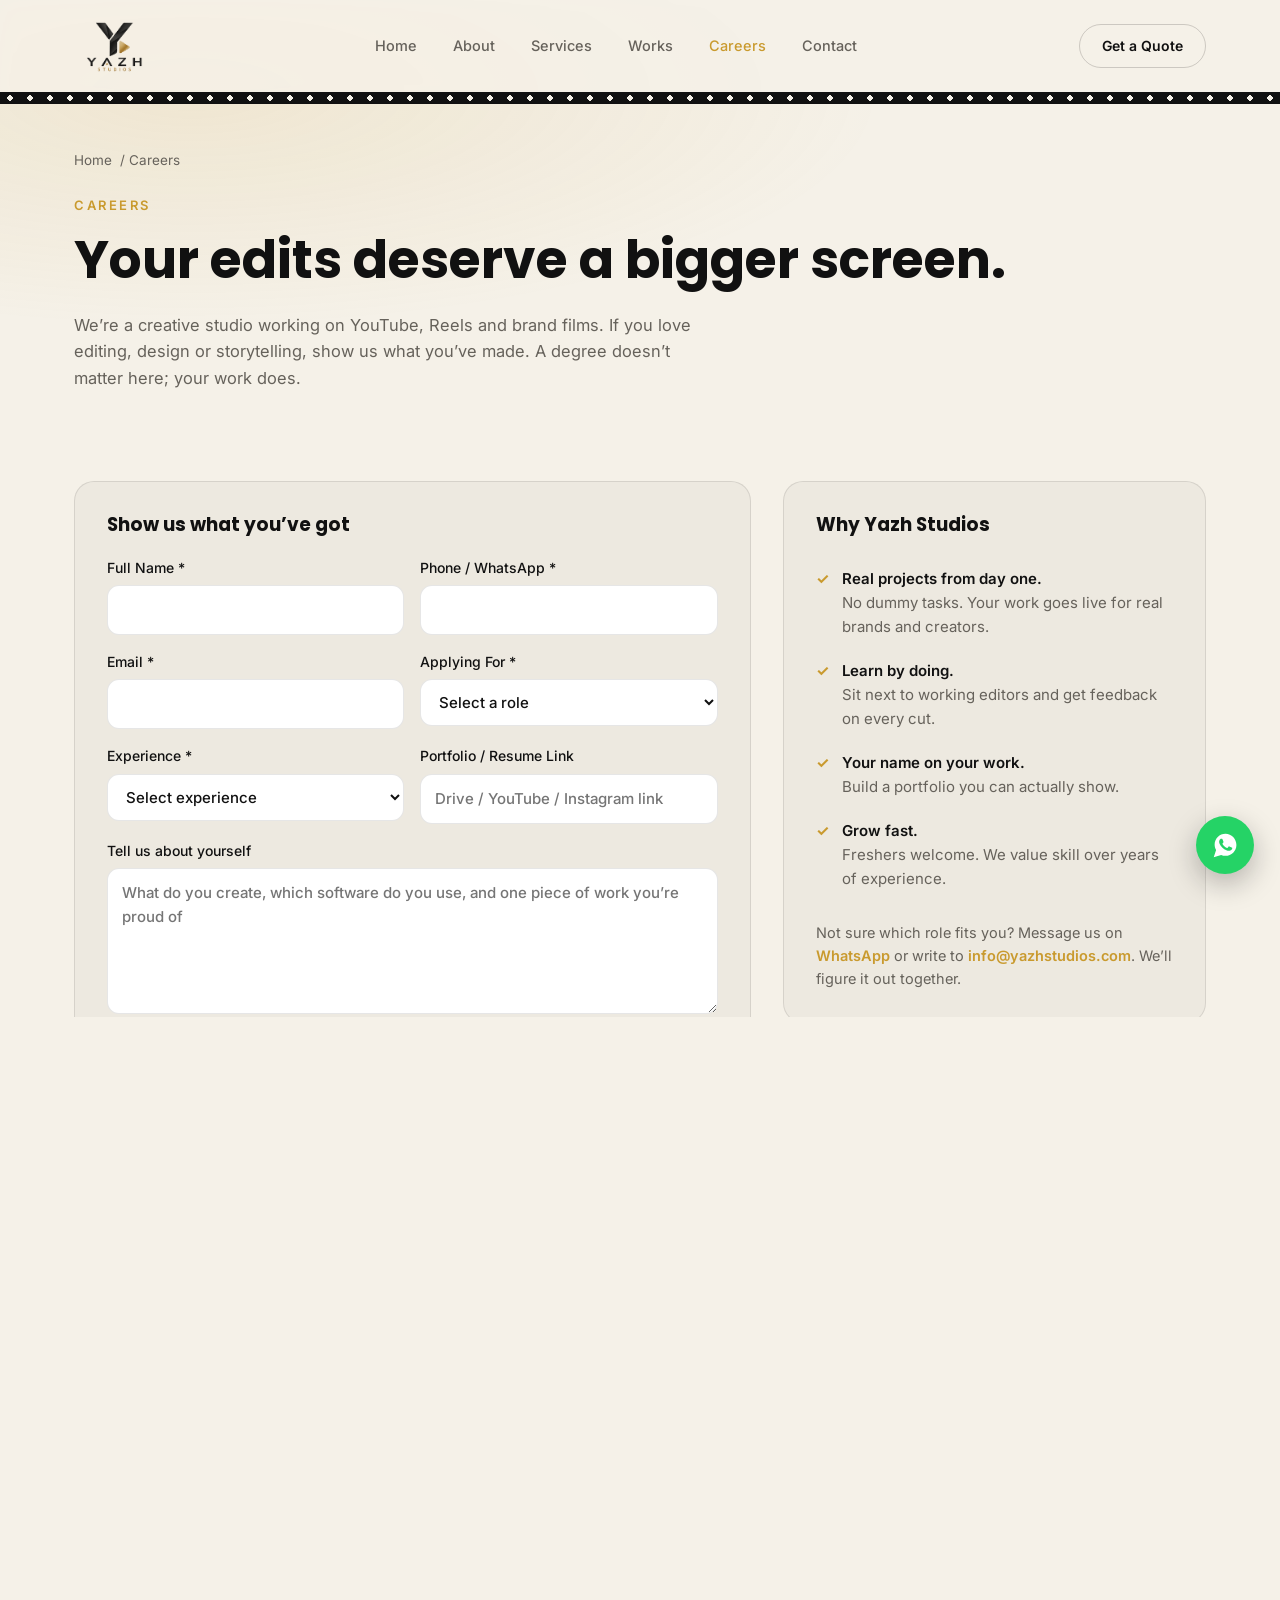
<file: careers.html>
<!DOCTYPE html>
<html lang="en">
<head>
<meta charset="UTF-8">
<meta name="viewport" content="width=device-width, initial-scale=1.0">
<title>Careers | Yazh Studios</title>
<meta name="description" content="Join Yazh Studios. Apply for video editing, design and content roles at our Karur studio.">
<link rel="icon" type="image/png" href="yazh-logo-nobg.png">
<link rel="preconnect" href="https://fonts.googleapis.com">
<link href="https://fonts.googleapis.com/css2?family=Poppins:wght@400;500;600;700;800&family=Inter:wght@400;500;600&display=swap" rel="stylesheet">
<link rel="stylesheet" href="style.css?v=28">
</head>
<body>

<header>
  <nav>
    <a href="index.html" class="logo"><img src="yazh-logo-nobg.png" alt="Yazh Studios" class="logo-mark"></a>
    <ul class="nav-links">
      <li><a href="index.html">Home</a></li>
      <li><a href="about.html">About</a></li>
      <li><a href="services.html">Services</a></li>
      <li><a href="work.html">Works</a></li>
      <li><a href="careers.html" class="active">Careers</a></li>
      <li><a href="contact.html">Contact</a></li>
    </ul>
    <div class="nav-cta">
      <a href="contact.html" class="btn btn-outline" style="padding:10px 22px;font-size:14px;">Get a Quote</a>
      <button class="burger" onclick="document.querySelector('.nav-links').classList.toggle('mobile-open')"><span></span><span></span><span></span></button>
    </div>
  </nav>
  <div class="filmstrip"></div>
</header>

<main>
  <section class="page-banner">
    <div class="container">
      <div class="breadcrumb"><a href="index.html">Home</a> / Careers</div>
      <div class="eyebrow">Careers</div>
      <h1>Your edits deserve a bigger screen.</h1>
      <p>We’re a creative studio working on YouTube, Reels and brand films. If you love editing, design or storytelling, show us what you’ve made. A degree doesn’t matter here; your work does.</p>
    </div>
  </section>

  <section style="padding-top:20px;">
    <div class="container apply-wrap">
      <form class="apply-form" id="applyForm" novalidate>
        <h3>Show us what you’ve got</h3>
        <div class="apply-row">
          <label>Full Name *<input type="text" name="name" required autocomplete="name"></label>
          <label>Phone / WhatsApp *<input type="tel" name="phone" required autocomplete="tel"></label>
        </div>
        <div class="apply-row">
          <label>Email *<input type="email" name="email" required autocomplete="email"></label>
          <label>Applying For *
            <select name="role" required>
              <option value="">Select a role</option>
              <option>Video Editor</option>
              <option>Video Editor Intern</option>
              <option>Thumbnail Designer</option>
              <option>Social Media Manager</option>
              <option>Web Designer</option>
              <option>Other</option>
            </select>
          </label>
        </div>
        <div class="apply-row">
          <label>Experience *
            <select name="experience" required>
              <option value="">Select experience</option>
              <option>Fresher</option>
              <option>Less than 1 year</option>
              <option>1 to 3 years</option>
              <option>3+ years</option>
            </select>
          </label>
          <label>Portfolio / Resume Link
            <input type="url" name="portfolio" placeholder="Drive / YouTube / Instagram link">
          </label>
        </div>
        <label>Tell us about yourself
          <textarea name="message" rows="5" placeholder="What do you create, which software do you use, and one piece of work you’re proud of"></textarea>
        </label>
        <input type="text" name="website" class="apply-hp" tabindex="-1" autocomplete="off" aria-hidden="true">
        <button type="submit" class="btn btn-primary" id="applyBtn">Submit Application</button>
        <p class="apply-status" id="applyStatus" role="status"></p>
      </form>
      <aside class="apply-side">
        <h3>Why Yazh Studios</h3>
        <ul>
          <li><strong>Real projects from day one.</strong> No dummy tasks. Your work goes live for real brands and creators.</li>
          <li><strong>Learn by doing.</strong> Sit next to working editors and get feedback on every cut.</li>
          <li><strong>Your name on your work.</strong> Build a portfolio you can actually show.</li>
          <li><strong>Grow fast.</strong> Freshers welcome. We value skill over years of experience.</li>
        </ul>
        <p>Not sure which role fits you? Message us on <a href="https://wa.me/+919962480690" target="_blank" rel="noopener">WhatsApp</a> or write to <a href="mailto:info@yazhstudios.com">info@yazhstudios.com</a>. We’ll figure it out together.</p>
      </aside>
    </div>
  </section>
</main>

<footer class="site-footer">
  <div class="container footer-grid">
    <div class="footer-brand">
      <div class="logo" style="font-size:17px;"><img src="yazh-logo-white.png" alt="Yazh Studios" class="logo-mark-footer"></div>
      <p>A creative video editing and content studio built by creators, for brands , crafting cinematic, high-performing content across every platform.</p>
      <div class="footer-social">
        <a href="https://www.youtube.com/@theyazhstudios" target="_blank" rel="noopener" aria-label="YouTube">
          <svg viewBox="0 0 24 24" width="16" height="16" fill="currentColor" aria-hidden="true"><path d="M21.8 8.2s-.2-1.5-.8-2.1c-.8-.8-1.7-.8-2.1-.9C15.9 5 12 5 12 5s-3.9 0-6.9.2c-.4 0-1.3.1-2.1.9-.6.6-.8 2.1-.8 2.1S2 10 2 11.7v1.6c0 1.7.2 3.5.2 3.5s.2 1.5.8 2.1c.8.8 1.9.8 2.4.9 1.7.2 7.3.2 7.3.2s3.9 0 6.9-.2c.4 0 1.3-.1 2.1-.9.6-.6.8-2.1.8-2.1s.2-1.7.2-3.5v-1.6c0-1.7-.2-3.5-.2-3.5zM10 15V9l5.2 3-5.2 3z"/></svg>
        </a>
        <a href="https://www.instagram.com/theyazhstudios/" target="_blank" rel="noopener" aria-label="Instagram">
          <svg viewBox="0 0 24 24" width="16" height="16" fill="currentColor" aria-hidden="true"><path d="M12 8.4a3.6 3.6 0 100 7.2 3.6 3.6 0 000-7.2zm0 5.9a2.3 2.3 0 110-4.6 2.3 2.3 0 010 4.6zM16.9 3H7.1A4.1 4.1 0 003 7.1v9.8A4.1 4.1 0 007.1 21h9.8a4.1 4.1 0 004.1-4.1V7.1A4.1 4.1 0 0016.9 3zm2.8 13.9a2.8 2.8 0 01-2.8 2.8H7.1a2.8 2.8 0 01-2.8-2.8V7.1a2.8 2.8 0 012.8-2.8h9.8a2.8 2.8 0 012.8 2.8v9.8zM17.3 6.1a.95.95 0 100 1.9.95.95 0 000-1.9z"/></svg>
        </a>
        <a href="https://www.linkedin.com/company/theyazhstudios" target="_blank" rel="noopener" aria-label="LinkedIn">
          <svg viewBox="0 0 24 24" width="16" height="16" fill="currentColor" aria-hidden="true"><path d="M6.94 8.5H4V20h2.94V8.5zM5.47 4a1.7 1.7 0 100 3.4 1.7 1.7 0 000-3.4zM20 13.3c0-3-1.6-4.4-3.8-4.4-1.7 0-2.5.9-2.9 1.6V8.5H10.4c0 .8 0 12 0 12h2.9v-6.7c0-.4 0-.7.1-1 .3-.7.9-1.4 1.9-1.4 1.4 0 1.9 1 1.9 2.5V20H20v-6.7z"/></svg>
        </a>
      </div>
    </div>
    <div class="footer-col">
      <h4>Our Services</h4>
      <a href="services.html#video-editing">Video Editing</a>
      <a href="services.html#content-consultation">Content Consultation</a>
      <a href="services.html#social-media">Social Media Management</a>
      <a href="services.html#thumbnail-design">Thumbnail Design</a>
      <a href="services.html#web-design">Web Design</a>
    </div>
    <div class="footer-col">
      <h4>Quick Links</h4>
      <a href="index.html">Home</a>
      <a href="about.html">About</a>
      <a href="work.html">Works</a>
      <a href="careers.html">Careers</a>
      <a href="contact.html">Contact</a>
    </div>
    <div class="footer-col">
      <h4>Contact Us</h4>
      <a href="https://maps.app.goo.gl/qeGs287bhWjd76no8" target="_blank" rel="noopener" class="footer-contact-item">
        <svg class="fc-icon" viewBox="0 0 384 512" width="14" height="14" fill="currentColor"><path d="M172.268 501.67C26.97 291.031 0 269.413 0 192 0 85.961 85.961 0 192 0s192 85.961 192 192c0 77.413-26.97 99.031-172.268 309.67a24.005 24.005 0 0 1-39.464 0zM192 272c44.183 0 80-35.817 80-80s-35.817-80-80-80-80 35.817-80 80 35.817 80 80 80z"/></svg>
        <span>64, Sathyamoorthi Street, Thittasalai, Vengamedu, Karur, Tamilnadu 639006</span>
      </a>
      <a href="tel:+919962480690" class="footer-contact-item">
        <svg class="fc-icon" viewBox="0 0 512 512" width="14" height="14" fill="currentColor"><path d="M493.4 24.6l-104-24c-11.3-2.6-22.9 3.3-27.5 13.9l-48 112c-4.2 9.8-1.4 21.3 6.9 28l60.6 49.6c-35.6 76.7-97.9 140.5-176 177.6l-49.6-60.6c-6.8-8.3-18.2-11.1-28-6.9l-112 48C4.9 366.5-1 378.1 1.6 389.4l24 104C28.1 504.2 38.4 512 50 512 296.5 512 496 313.5 496 60c0-11.6-7.8-21.9-19.6-24.4z"/></svg>
        <span>+91 99624 80690</span>
      </a>
      <a href="mailto:info@yazhstudios.com" class="footer-contact-item">
        <svg class="fc-icon" viewBox="0 0 512 512" width="14" height="14" fill="currentColor"><path d="M48 64C21.5 64 0 85.5 0 112c0 15.1 7.1 29.3 19.2 38.4L236.8 313.6c11.4 8.5 27 8.5 38.4 0L492.8 150.4c12.1-9.1 19.2-23.3 19.2-38.4 0-26.5-21.5-48-48-48H48zM0 176V384c0 35.3 28.7 64 64 64H448c35.3 0 64-28.7 64-64V176L294.4 339.2c-22.8 17.1-54 17.1-76.8 0L0 176z"/></svg>
        <span>info@yazhstudios.com</span>
      </a>
    </div>
  </div>
  <div class="container footer-bottom">
    <p>© 2026 Yazh Studios. All rights reserved.</p>
    <div class="footer-bottom-links">
      <a href="privacy-policy.html">Privacy Policy</a>
      <a href="terms.html">Terms of Service</a>
    </div>
  </div>
</footer>

<a href="https://wa.me/+919962480690" target="_blank" rel="noopener" class="whatsapp-float" aria-label="Chat on WhatsApp">
  <svg viewBox="0 0 32 32" aria-hidden="true"><path d="M16.02 3C9.4 3 4 8.36 4 14.98c0 2.2.6 4.26 1.63 6.03L3 29l8.2-2.55a12.9 12.9 0 0 0 4.82.93h.01c6.62 0 12.02-5.36 12.02-11.98C28.05 8.78 22.65 3 16.02 3zm7.03 17.15c-.3.83-1.72 1.6-2.37 1.7-.61.1-1.38.14-2.23-.14-.51-.16-1.17-.38-2.01-.75-3.54-1.53-5.85-5.1-6.03-5.34-.18-.24-1.44-1.92-1.44-3.66 0-1.74.92-2.6 1.24-2.95.32-.35.7-.44.93-.44.24 0 .47 0 .68.01.22.01.51-.08.8.61.3.71 1.01 2.45 1.1 2.63.09.18.15.39.03.63-.12.24-.18.39-.36.6-.18.21-.38.47-.54.63-.18.18-.37.38-.16.74.21.36.93 1.53 2 2.48 1.37 1.22 2.53 1.6 2.89 1.78.36.18.57.15.78-.09.21-.24.9-1.05 1.14-1.41.24-.36.48-.3.8-.18.33.12 2.07.98 2.43 1.16.36.18.6.27.68.42.09.15.09.86-.21 1.69z"/></svg>
</a>
<script src="animations.js" defer></script>
<script>
  document.querySelectorAll('.nav-links a').forEach(link=>{
    link.addEventListener('click',()=>{
      document.querySelector('.nav-links').classList.remove('mobile-open');
    });
  });
</script>
<script>
  // Applications are emailed to info@yazhstudios.com through FormSubmit (no Google Sheet needed).
  var APPLY_EMAIL = 'info@yazhstudios.com';
  (function(){
    var form=document.getElementById('applyForm'),btn=document.getElementById('applyBtn'),st=document.getElementById('applyStatus');
    function mailtoFallback(d){
      var body=Object.keys(d).map(function(k){return k+': '+d[k];}).join('\n');
      location.href='mailto:'+APPLY_EMAIL+'?subject='+encodeURIComponent('Job Application - '+d.role+' - '+d.name)+'&body='+encodeURIComponent(body);
    }
    form.addEventListener('submit',function(e){
      e.preventDefault();
      st.className='apply-status';
      if(form.website.value){return;}
      if(!form.checkValidity()){form.reportValidity();return;}
      var d={};['name','phone','email','role','experience','portfolio','message'].forEach(function(k){d[k]=form[k].value.trim();});
      btn.disabled=true;btn.textContent='Sending...';
      var payload=Object.assign({},d,{_subject:'Job Application - '+d.role+' - '+d.name,_template:'table',_captcha:'false'});
      fetch('https://formsubmit.co/ajax/'+APPLY_EMAIL,{
        method:'POST',
        headers:{'Content-Type':'application/json','Accept':'application/json'},
        body:JSON.stringify(payload)
      })
      .then(function(r){return r.json();})
      .then(function(j){
        if(j && (j.success===true||j.success==='true')){
          form.reset();st.textContent='Thank you! Your application has been sent. We will contact you soon.';st.className='apply-status ok';
        } else { throw new Error('send failed'); }
      })
      .catch(function(){
        st.textContent='Could not send directly, opening your email app instead.';st.className='apply-status err';
        mailtoFallback(d);
      })
      .finally(function(){btn.disabled=false;btn.textContent='Submit Application';});
    });
  })();
</script>
</body>
</html>
</file>
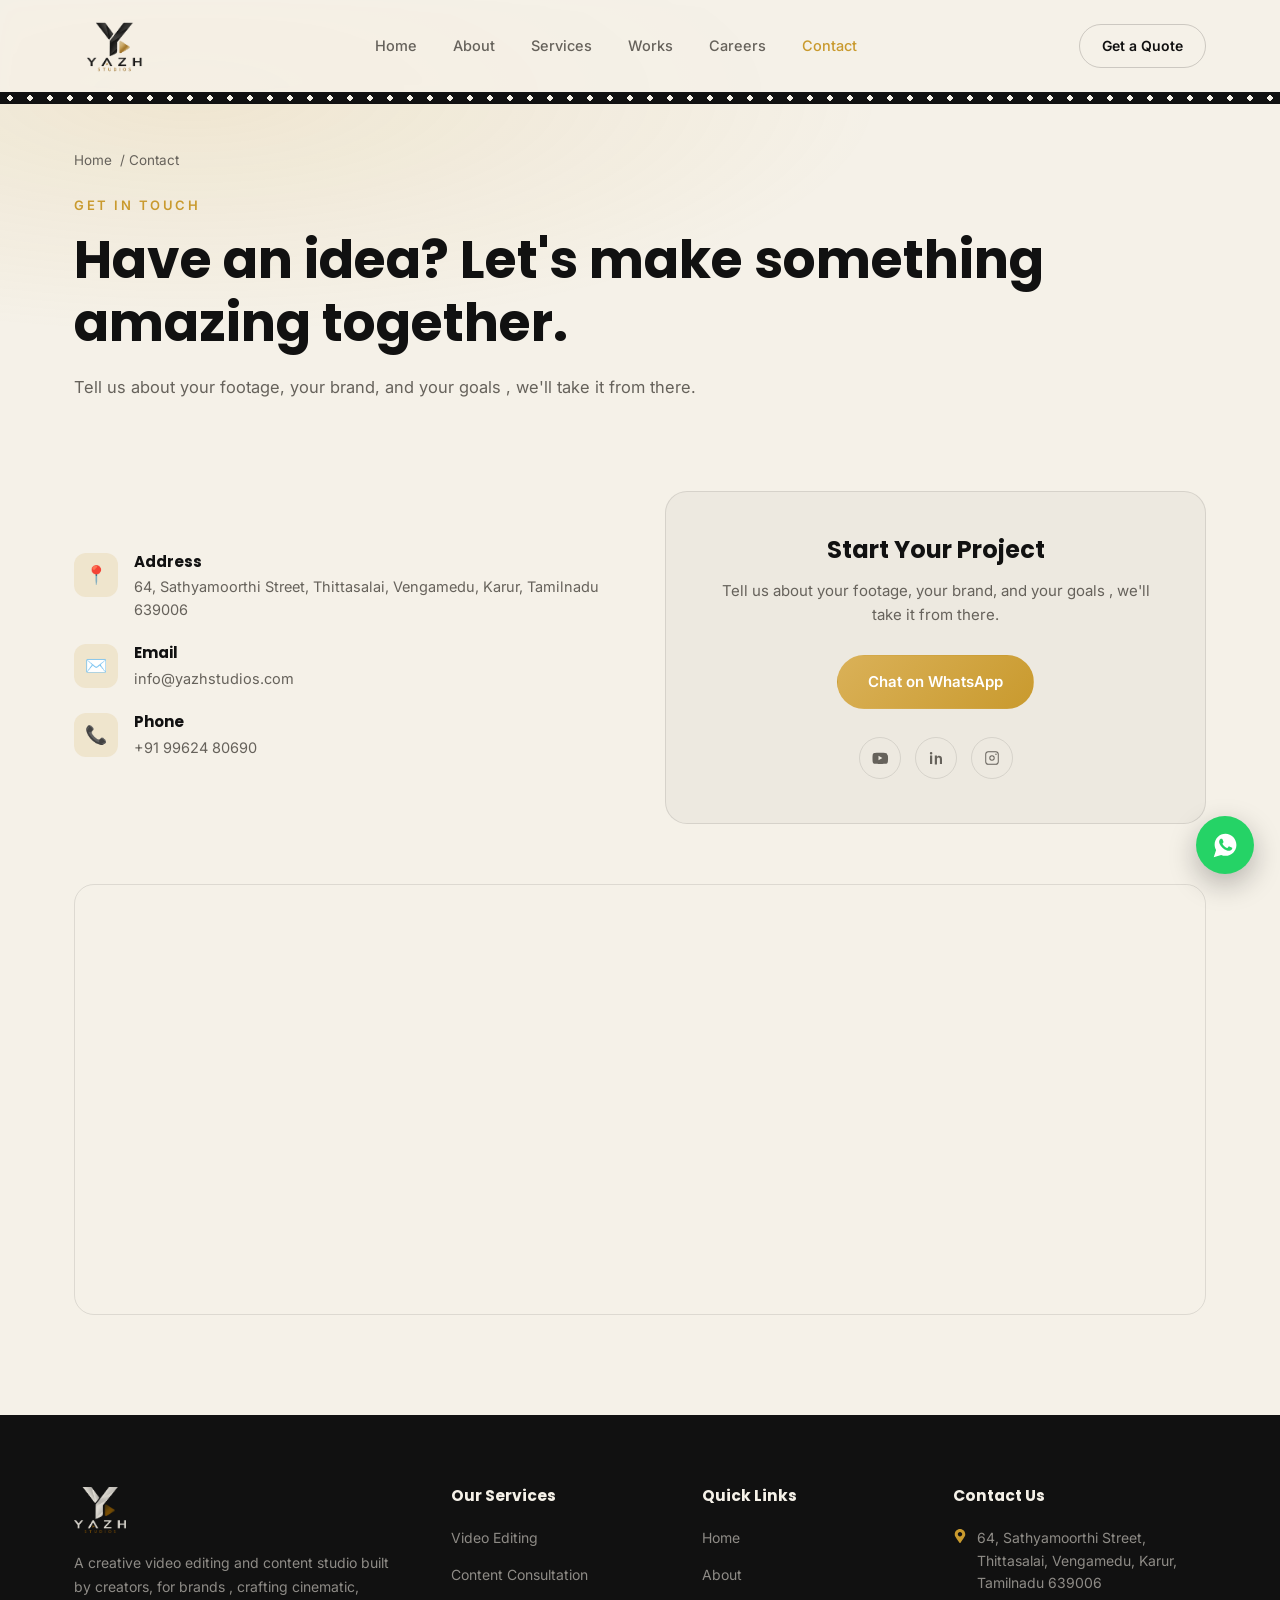
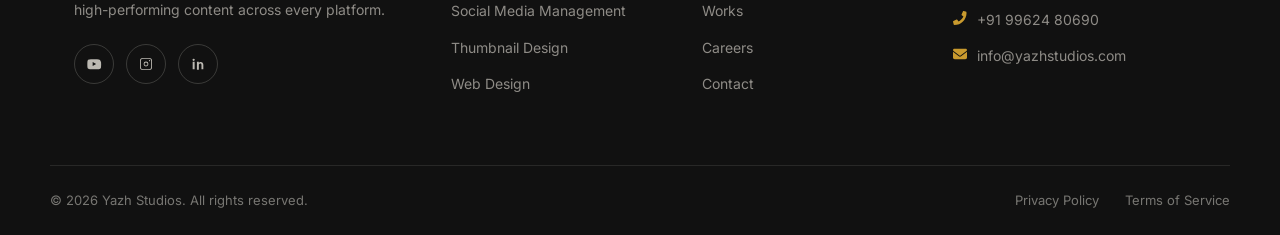
<file: contact.html>
<!DOCTYPE html>
<html lang="en">
<head>
<meta charset="UTF-8">
<meta name="viewport" content="width=device-width, initial-scale=1.0">
<title>Contact | Yazh Studios</title>
<meta name="description" content="Get in touch with Yazh Studios , video editing, content strategy, and digital marketing.">
<link rel="icon" type="image/png" href="yazh-logo-nobg.png">
<link rel="preconnect" href="https://fonts.googleapis.com">
<link href="https://fonts.googleapis.com/css2?family=Poppins:wght@400;500;600;700;800&family=Inter:wght@400;500;600&display=swap" rel="stylesheet">
<link rel="stylesheet" href="style.css?v=28">
</head>
<body>

<header>
  <nav>
    <a href="index.html" class="logo"><img src="yazh-logo-nobg.png" alt="Yazh Studios" class="logo-mark"></a>
    <ul class="nav-links">
      <li><a href="index.html">Home</a></li>
      <li><a href="about.html">About</a></li>
      <li><a href="services.html">Services</a></li>
      <li><a href="work.html">Works</a></li>
      <li><a href="careers.html">Careers</a></li>
      <li><a href="contact.html" class="active">Contact</a></li>
    </ul>
    <div class="nav-cta">
      <a href="contact.html" class="btn btn-outline" style="padding:10px 22px;font-size:14px;">Get a Quote</a>
      <button class="burger" onclick="document.querySelector('.nav-links').classList.toggle('mobile-open')"><span></span><span></span><span></span></button>
    </div>
  </nav>
  <div class="filmstrip"></div>
</header>

<main>
  <!-- PAGE BANNER -->
  <section class="page-banner">
    <div class="container">
      <div class="breadcrumb"><a href="index.html">Home</a> / Contact</div>
      <div class="eyebrow">Get In Touch</div>
      <h1>Have an idea? Let's make something amazing together.</h1>
      <p>Tell us about your footage, your brand, and your goals , we'll take it from there.</p>
    </div>
  </section>

  <!-- CONTACT -->
  <section style="padding-top:20px;">
    <div class="container contact-grid">
      <div>
        <div class="contact-info-list" style="margin-top:0;">
          <div class="contact-info-item">
            <div class="contact-info-icon">📍</div>
            <div><h4>Address</h4><p>64, Sathyamoorthi Street, Thittasalai, Vengamedu, Karur, Tamilnadu 639006</p></div>
          </div>
          <div class="contact-info-item">
            <div class="contact-info-icon">✉️</div>
            <div><h4>Email</h4><a href="mailto:info@yazhstudios.com">info@yazhstudios.com</a></div>
          </div>
          <div class="contact-info-item">
            <div class="contact-info-icon">📞</div>
            <div><h4>Phone</h4><a href="tel:+919962480690">+91 99624 80690</a></div>
          </div>
        </div>
      </div>
      <div class="contact-panel">
        <h3>Start Your Project</h3>
        <p>Tell us about your footage, your brand, and your goals , we'll take it from there.</p>
        <a href="https://wa.me/+919962480690" class="btn btn-primary" target="_blank" rel="noopener">Chat on WhatsApp</a>
        <div class="social-row">
          <a href="https://www.youtube.com/@theyazhstudios" target="_blank" rel="noopener" aria-label="YouTube">
            <svg viewBox="0 0 24 24" width="18" height="18" fill="currentColor" aria-hidden="true"><path d="M21.8 8.2s-.2-1.5-.8-2.1c-.8-.8-1.7-.8-2.1-.9C15.9 5 12 5 12 5s-3.9 0-6.9.2c-.4 0-1.3.1-2.1.9-.6.6-.8 2.1-.8 2.1S2 10 2 11.7v1.6c0 1.7.2 3.5.2 3.5s.2 1.5.8 2.1c.8.8 1.9.8 2.4.9 1.7.2 7.3.2 7.3.2s3.9 0 6.9-.2c.4 0 1.3-.1 2.1-.9.6-.6.8-2.1.8-2.1s.2-1.7.2-3.5v-1.6c0-1.7-.2-3.5-.2-3.5zM10 15V9l5.2 3-5.2 3z"/></svg>
          </a>
          <a href="https://www.linkedin.com/company/theyazhstudios" target="_blank" rel="noopener" aria-label="LinkedIn">
            <svg viewBox="0 0 24 24" width="18" height="18" fill="currentColor" aria-hidden="true"><path d="M6.94 8.5H4V20h2.94V8.5zM5.47 4a1.7 1.7 0 100 3.4 1.7 1.7 0 000-3.4zM20 13.3c0-3-1.6-4.4-3.8-4.4-1.7 0-2.5.9-2.9 1.6V8.5H10.4c0 .8 0 12 0 12h2.9v-6.7c0-.4 0-.7.1-1 .3-.7.9-1.4 1.9-1.4 1.4 0 1.9 1 1.9 2.5V20H20v-6.7z"/></svg>
          </a>
          <a href="https://www.instagram.com/theyazhstudios/" target="_blank" rel="noopener" aria-label="Instagram">
            <svg viewBox="0 0 24 24" width="18" height="18" fill="currentColor" aria-hidden="true"><path d="M12 8.4a3.6 3.6 0 100 7.2 3.6 3.6 0 000-7.2zm0 5.9a2.3 2.3 0 110-4.6 2.3 2.3 0 010 4.6zM16.9 3H7.1A4.1 4.1 0 003 7.1v9.8A4.1 4.1 0 007.1 21h9.8a4.1 4.1 0 004.1-4.1V7.1A4.1 4.1 0 0016.9 3zm2.8 13.9a2.8 2.8 0 01-2.8 2.8H7.1a2.8 2.8 0 01-2.8-2.8V7.1a2.8 2.8 0 012.8-2.8h9.8a2.8 2.8 0 012.8 2.8v9.8zM17.3 6.1a.95.95 0 100 1.9.95.95 0 000-1.9z"/></svg>
          </a>
        </div>
      </div>
    </div>

    <div class="container">
      <div class="map-frame">
        <iframe src="https://maps.google.com/maps?q=Yazh+Studios,10.9799165,78.0725741&amp;t=m&amp;z=16&amp;output=embed&amp;iwloc=near" loading="lazy" title="Yazh Studios location"></iframe>
      </div>
    </div>
  </section>
</main>

<footer class="site-footer">
  <div class="container footer-grid">
    <div class="footer-brand">
      <div class="logo" style="font-size:17px;"><img src="yazh-logo-white.png" alt="Yazh Studios" class="logo-mark-footer"></div>
      <p>A creative video editing and content studio built by creators, for brands , crafting cinematic, high-performing content across every platform.</p>
      <div class="footer-social">
        <a href="https://www.youtube.com/@theyazhstudios" target="_blank" rel="noopener" aria-label="YouTube">
          <svg viewBox="0 0 24 24" width="16" height="16" fill="currentColor" aria-hidden="true"><path d="M21.8 8.2s-.2-1.5-.8-2.1c-.8-.8-1.7-.8-2.1-.9C15.9 5 12 5 12 5s-3.9 0-6.9.2c-.4 0-1.3.1-2.1.9-.6.6-.8 2.1-.8 2.1S2 10 2 11.7v1.6c0 1.7.2 3.5.2 3.5s.2 1.5.8 2.1c.8.8 1.9.8 2.4.9 1.7.2 7.3.2 7.3.2s3.9 0 6.9-.2c.4 0 1.3-.1 2.1-.9.6-.6.8-2.1.8-2.1s.2-1.7.2-3.5v-1.6c0-1.7-.2-3.5-.2-3.5zM10 15V9l5.2 3-5.2 3z"/></svg>
        </a>
        <a href="https://www.instagram.com/theyazhstudios/" target="_blank" rel="noopener" aria-label="Instagram">
          <svg viewBox="0 0 24 24" width="16" height="16" fill="currentColor" aria-hidden="true"><path d="M12 8.4a3.6 3.6 0 100 7.2 3.6 3.6 0 000-7.2zm0 5.9a2.3 2.3 0 110-4.6 2.3 2.3 0 010 4.6zM16.9 3H7.1A4.1 4.1 0 003 7.1v9.8A4.1 4.1 0 007.1 21h9.8a4.1 4.1 0 004.1-4.1V7.1A4.1 4.1 0 0016.9 3zm2.8 13.9a2.8 2.8 0 01-2.8 2.8H7.1a2.8 2.8 0 01-2.8-2.8V7.1a2.8 2.8 0 012.8-2.8h9.8a2.8 2.8 0 012.8 2.8v9.8zM17.3 6.1a.95.95 0 100 1.9.95.95 0 000-1.9z"/></svg>
        </a>
        <a href="https://www.linkedin.com/company/theyazhstudios" target="_blank" rel="noopener" aria-label="LinkedIn">
          <svg viewBox="0 0 24 24" width="16" height="16" fill="currentColor" aria-hidden="true"><path d="M6.94 8.5H4V20h2.94V8.5zM5.47 4a1.7 1.7 0 100 3.4 1.7 1.7 0 000-3.4zM20 13.3c0-3-1.6-4.4-3.8-4.4-1.7 0-2.5.9-2.9 1.6V8.5H10.4c0 .8 0 12 0 12h2.9v-6.7c0-.4 0-.7.1-1 .3-.7.9-1.4 1.9-1.4 1.4 0 1.9 1 1.9 2.5V20H20v-6.7z"/></svg>
        </a>
      </div>
    </div>
    <div class="footer-col">
      <h4>Our Services</h4>
      <a href="services.html#video-editing">Video Editing</a>
      <a href="services.html#content-consultation">Content Consultation</a>
      <a href="services.html#social-media">Social Media Management</a>
      <a href="services.html#thumbnail-design">Thumbnail Design</a>
      <a href="services.html#web-design">Web Design</a>
    </div>
    <div class="footer-col">
      <h4>Quick Links</h4>
      <a href="index.html">Home</a>
      <a href="about.html">About</a>
      <a href="work.html">Works</a>
      <a href="careers.html">Careers</a>
      <a href="contact.html">Contact</a>
    </div>
    <div class="footer-col">
      <h4>Contact Us</h4>
      <a href="https://maps.app.goo.gl/qeGs287bhWjd76no8" target="_blank" rel="noopener" class="footer-contact-item">
        <svg class="fc-icon" viewBox="0 0 384 512" width="14" height="14" fill="currentColor"><path d="M172.268 501.67C26.97 291.031 0 269.413 0 192 0 85.961 85.961 0 192 0s192 85.961 192 192c0 77.413-26.97 99.031-172.268 309.67a24.005 24.005 0 0 1-39.464 0zM192 272c44.183 0 80-35.817 80-80s-35.817-80-80-80-80 35.817-80 80 35.817 80 80 80z"/></svg>
        <span>64, Sathyamoorthi Street, Thittasalai, Vengamedu, Karur, Tamilnadu 639006</span>
      </a>
      <a href="tel:+919962480690" class="footer-contact-item">
        <svg class="fc-icon" viewBox="0 0 512 512" width="14" height="14" fill="currentColor"><path d="M493.4 24.6l-104-24c-11.3-2.6-22.9 3.3-27.5 13.9l-48 112c-4.2 9.8-1.4 21.3 6.9 28l60.6 49.6c-35.6 76.7-97.9 140.5-176 177.6l-49.6-60.6c-6.8-8.3-18.2-11.1-28-6.9l-112 48C4.9 366.5-1 378.1 1.6 389.4l24 104C28.1 504.2 38.4 512 50 512 296.5 512 496 313.5 496 60c0-11.6-7.8-21.9-19.6-24.4z"/></svg>
        <span>+91 99624 80690</span>
      </a>
      <a href="mailto:info@yazhstudios.com" class="footer-contact-item">
        <svg class="fc-icon" viewBox="0 0 512 512" width="14" height="14" fill="currentColor"><path d="M48 64C21.5 64 0 85.5 0 112c0 15.1 7.1 29.3 19.2 38.4L236.8 313.6c11.4 8.5 27 8.5 38.4 0L492.8 150.4c12.1-9.1 19.2-23.3 19.2-38.4 0-26.5-21.5-48-48-48H48zM0 176V384c0 35.3 28.7 64 64 64H448c35.3 0 64-28.7 64-64V176L294.4 339.2c-22.8 17.1-54 17.1-76.8 0L0 176z"/></svg>
        <span>info@yazhstudios.com</span>
      </a>
    </div>
  </div>
  <div class="container footer-bottom">
    <p>© 2026 Yazh Studios. All rights reserved.</p>
    <div class="footer-bottom-links">
      <a href="privacy-policy.html">Privacy Policy</a>
      <a href="terms.html">Terms of Service</a>
    </div>
  </div>
</footer>

<a href="https://wa.me/+919962480690" target="_blank" rel="noopener" class="whatsapp-float" aria-label="Chat on WhatsApp">
  <svg viewBox="0 0 32 32" aria-hidden="true"><path d="M16.02 3C9.4 3 4 8.36 4 14.98c0 2.2.6 4.26 1.63 6.03L3 29l8.2-2.55a12.9 12.9 0 0 0 4.82.93h.01c6.62 0 12.02-5.36 12.02-11.98C28.05 8.78 22.65 3 16.02 3zm7.03 17.15c-.3.83-1.72 1.6-2.37 1.7-.61.1-1.38.14-2.23-.14-.51-.16-1.17-.38-2.01-.75-3.54-1.53-5.85-5.1-6.03-5.34-.18-.24-1.44-1.92-1.44-3.66 0-1.74.92-2.6 1.24-2.95.32-.35.7-.44.93-.44.24 0 .47 0 .68.01.22.01.51-.08.8.61.3.71 1.01 2.45 1.1 2.63.09.18.15.39.03.63-.12.24-.18.39-.36.6-.18.21-.38.47-.54.63-.18.18-.37.38-.16.74.21.36.93 1.53 2 2.48 1.37 1.22 2.53 1.6 2.89 1.78.36.18.57.15.78-.09.21-.24.9-1.05 1.14-1.41.24-.36.48-.3.8-.18.33.12 2.07.98 2.43 1.16.36.18.6.27.68.42.09.15.09.86-.21 1.69z"/></svg>
</a>
<script src="animations.js" defer></script>
<script>
  document.querySelectorAll('.nav-links a').forEach(link=>{
    link.addEventListener('click',()=>{
      document.querySelector('.nav-links').classList.remove('mobile-open');
    });
  });
</script>
</body>
</html>
</file>
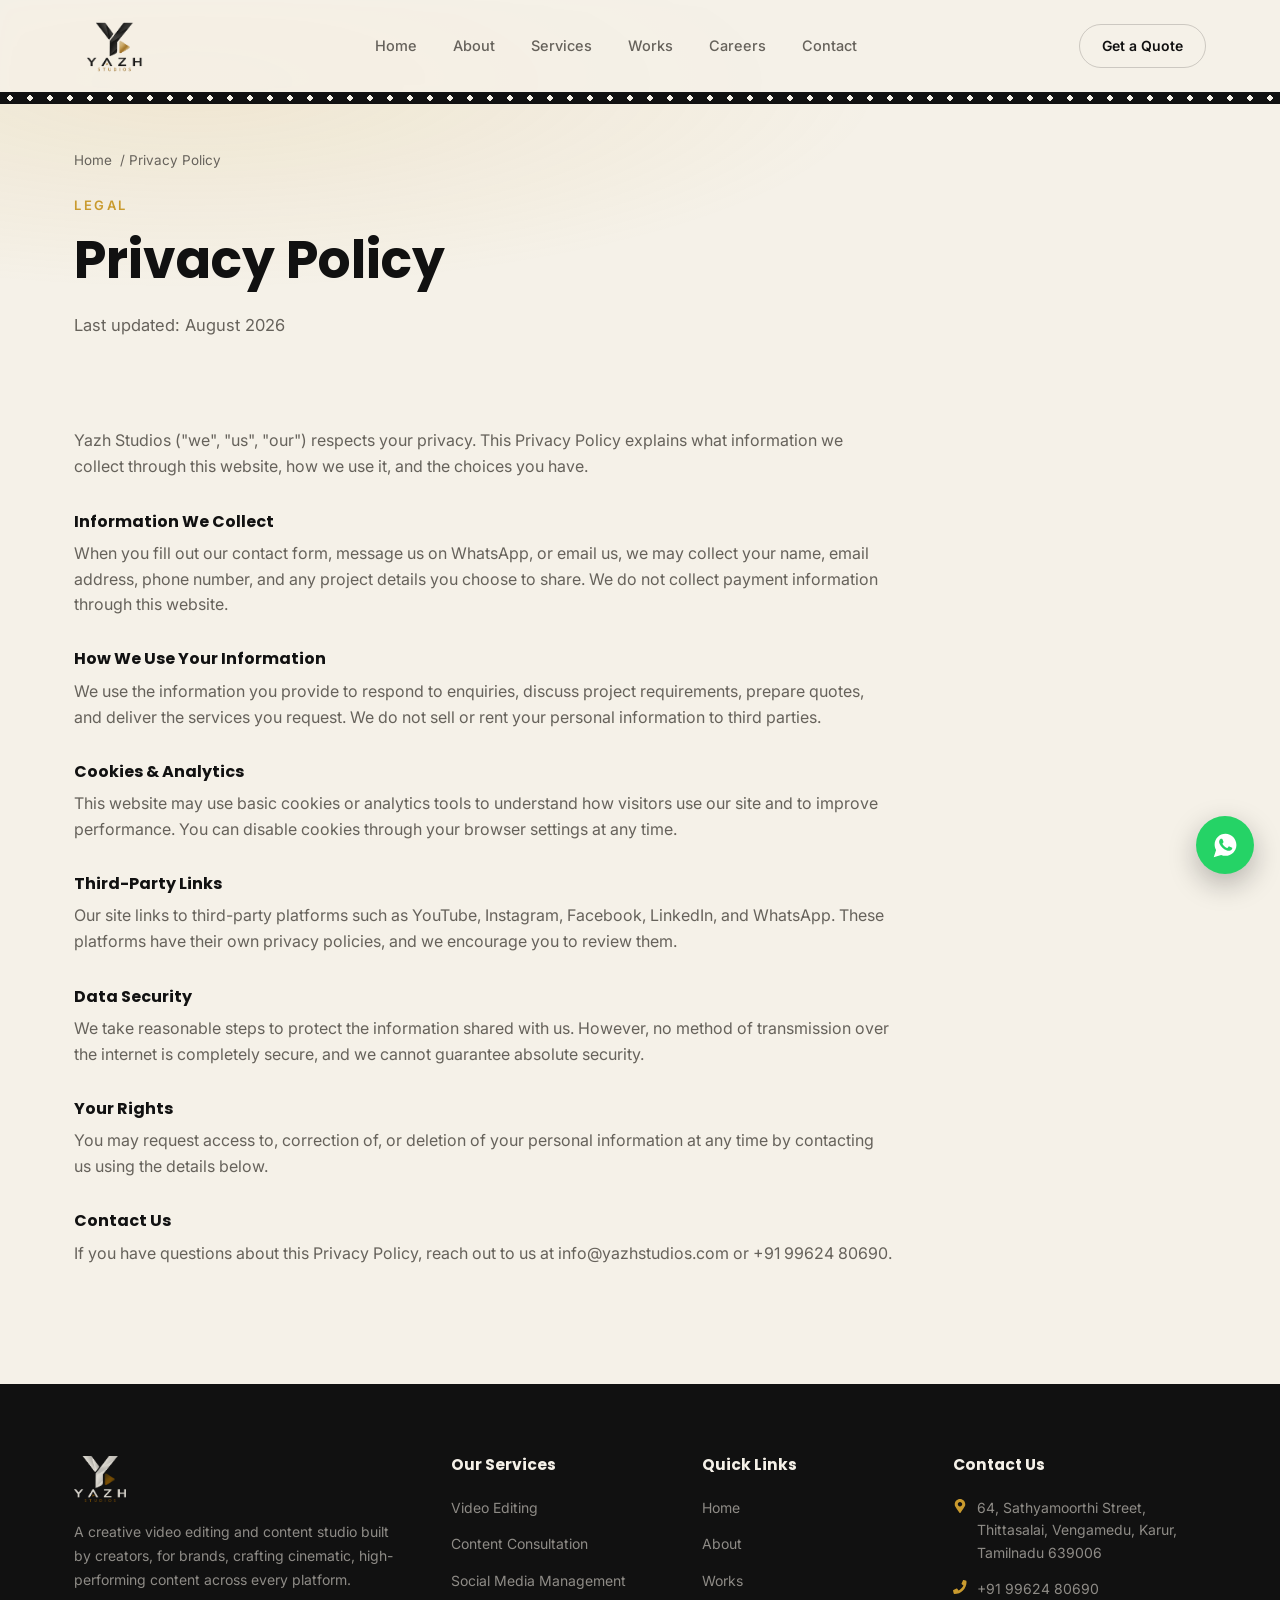
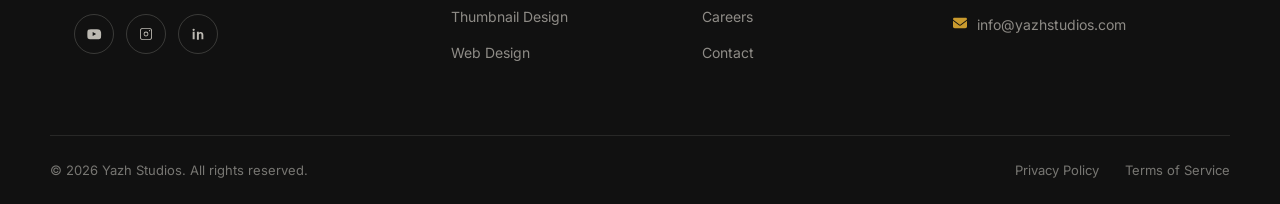
<file: privacy-policy.html>
<!DOCTYPE html>
<html lang="en">
<head>
<meta charset="UTF-8">
<meta name="viewport" content="width=device-width, initial-scale=1.0">
<title>Privacy Policy | Yazh Studios</title>
<meta name="description" content="Privacy Policy for Yazh Studios, a video editing and content studio based in Karur, Tamil Nadu.">
<link rel="icon" type="image/png" href="yazh-logo-nobg.png">
<link rel="preconnect" href="https://fonts.googleapis.com">
<link href="https://fonts.googleapis.com/css2?family=Poppins:wght@400;500;600;700;800&family=Inter:wght@400;500;600&display=swap" rel="stylesheet">
<link rel="stylesheet" href="style.css?v=28">
</head>
<body>

<header>
  <nav>
    <a href="index.html" class="logo"><img src="yazh-logo-nobg.png" alt="Yazh Studios" class="logo-mark"></a>
    <ul class="nav-links">
      <li><a href="index.html">Home</a></li>
      <li><a href="about.html">About</a></li>
      <li><a href="services.html">Services</a></li>
      <li><a href="work.html">Works</a></li>
      <li><a href="careers.html">Careers</a></li>
      <li><a href="contact.html">Contact</a></li>
    </ul>
    <div class="nav-cta">
      <a href="contact.html" class="btn btn-outline" style="padding:10px 22px;font-size:14px;">Get a Quote</a>
      <button class="burger" onclick="document.querySelector('.nav-links').classList.toggle('mobile-open')"><span></span><span></span><span></span></button>
    </div>
  </nav>
  <div class="filmstrip"></div>
</header>

<main>
  <!-- PAGE BANNER -->
  <section class="page-banner">
    <div class="container">
      <div class="breadcrumb"><a href="index.html">Home</a> / Privacy Policy</div>
      <div class="eyebrow">Legal</div>
      <h1>Privacy Policy</h1>
      <p>Last updated: August 2026</p>
    </div>
  </section>

  <!-- POLICY BODY -->
  <section style="padding-top:20px;">
    <div class="container">
      <div class="story-body" style="max-width:820px;">
        <p>Yazh Studios ("we", "us", "our") respects your privacy. This Privacy Policy explains what information we collect through this website, how we use it, and the choices you have.</p>

        <h4 style="margin-top:32px;margin-bottom:10px;">Information We Collect</h4>
        <p>When you fill out our contact form, message us on WhatsApp, or email us, we may collect your name, email address, phone number, and any project details you choose to share. We do not collect payment information through this website.</p>

        <h4 style="margin-top:32px;margin-bottom:10px;">How We Use Your Information</h4>
        <p>We use the information you provide to respond to enquiries, discuss project requirements, prepare quotes, and deliver the services you request. We do not sell or rent your personal information to third parties.</p>

        <h4 style="margin-top:32px;margin-bottom:10px;">Cookies &amp; Analytics</h4>
        <p>This website may use basic cookies or analytics tools to understand how visitors use our site and to improve performance. You can disable cookies through your browser settings at any time.</p>

        <h4 style="margin-top:32px;margin-bottom:10px;">Third-Party Links</h4>
        <p>Our site links to third-party platforms such as YouTube, Instagram, Facebook, LinkedIn, and WhatsApp. These platforms have their own privacy policies, and we encourage you to review them.</p>

        <h4 style="margin-top:32px;margin-bottom:10px;">Data Security</h4>
        <p>We take reasonable steps to protect the information shared with us. However, no method of transmission over the internet is completely secure, and we cannot guarantee absolute security.</p>

        <h4 style="margin-top:32px;margin-bottom:10px;">Your Rights</h4>
        <p>You may request access to, correction of, or deletion of your personal information at any time by contacting us using the details below.</p>

        <h4 style="margin-top:32px;margin-bottom:10px;">Contact Us</h4>
        <p>If you have questions about this Privacy Policy, reach out to us at <a href="mailto:info@yazhstudios.com">info@yazhstudios.com</a> or +91 99624 80690.</p>
      </div>
    </div>
  </section>

</main>

<footer class="site-footer">
  <div class="container footer-grid">
    <div class="footer-brand">
      <div class="logo" style="font-size:17px;"><img src="yazh-logo-white.png" alt="Yazh Studios" class="logo-mark-footer"></div>
      <p>A creative video editing and content studio built by creators, for brands, crafting cinematic, high-performing content across every platform.</p>
      <div class="footer-social">
        <a href="https://www.youtube.com/@theyazhstudios" target="_blank" rel="noopener" aria-label="YouTube">
          <svg viewBox="0 0 24 24" width="16" height="16" fill="currentColor" aria-hidden="true"><path d="M21.8 8.2s-.2-1.5-.8-2.1c-.8-.8-1.7-.8-2.1-.9C15.9 5 12 5 12 5s-3.9 0-6.9.2c-.4 0-1.3.1-2.1.9-.6.6-.8 2.1-.8 2.1S2 10 2 11.7v1.6c0 1.7.2 3.5.2 3.5s.2 1.5.8 2.1c.8.8 1.9.8 2.4.9 1.7.2 7.3.2 7.3.2s3.9 0 6.9-.2c.4 0 1.3-.1 2.1-.9.6-.6.8-2.1.8-2.1s.2-1.7.2-3.5v-1.6c0-1.7-.2-3.5-.2-3.5zM10 15V9l5.2 3-5.2 3z"/></svg>
        </a>
        <a href="https://www.instagram.com/theyazhstudios/" target="_blank" rel="noopener" aria-label="Instagram">
          <svg viewBox="0 0 24 24" width="16" height="16" fill="currentColor" aria-hidden="true"><path d="M12 8.4a3.6 3.6 0 100 7.2 3.6 3.6 0 000-7.2zm0 5.9a2.3 2.3 0 110-4.6 2.3 2.3 0 010 4.6zM16.9 3H7.1A4.1 4.1 0 003 7.1v9.8A4.1 4.1 0 007.1 21h9.8a4.1 4.1 0 004.1-4.1V7.1A4.1 4.1 0 0016.9 3zm2.8 13.9a2.8 2.8 0 01-2.8 2.8H7.1a2.8 2.8 0 01-2.8-2.8V7.1a2.8 2.8 0 012.8-2.8h9.8a2.8 2.8 0 012.8 2.8v9.8zM17.3 6.1a.95.95 0 100 1.9.95.95 0 000-1.9z"/></svg>
        </a>
        <a href="https://www.linkedin.com/company/theyazhstudios" target="_blank" rel="noopener" aria-label="LinkedIn">
          <svg viewBox="0 0 24 24" width="16" height="16" fill="currentColor" aria-hidden="true"><path d="M6.94 8.5H4V20h2.94V8.5zM5.47 4a1.7 1.7 0 100 3.4 1.7 1.7 0 000-3.4zM20 13.3c0-3-1.6-4.4-3.8-4.4-1.7 0-2.5.9-2.9 1.6V8.5H10.4c0 .8 0 12 0 12h2.9v-6.7c0-.4 0-.7.1-1 .3-.7.9-1.4 1.9-1.4 1.4 0 1.9 1 1.9 2.5V20H20v-6.7z"/></svg>
        </a>
      </div>
    </div>
    <div class="footer-col">
      <h4>Our Services</h4>
      <a href="services.html#video-editing">Video Editing</a>
      <a href="services.html#content-consultation">Content Consultation</a>
      <a href="services.html#social-media">Social Media Management</a>
      <a href="services.html#thumbnail-design">Thumbnail Design</a>
      <a href="services.html#web-design">Web Design</a>
    </div>
    <div class="footer-col">
      <h4>Quick Links</h4>
      <a href="index.html">Home</a>
      <a href="about.html">About</a>
      <a href="work.html">Works</a>
      <a href="careers.html">Careers</a>
      <a href="contact.html">Contact</a>
    </div>
    <div class="footer-col">
      <h4>Contact Us</h4>
      <a href="https://maps.app.goo.gl/qeGs287bhWjd76no8" target="_blank" rel="noopener" class="footer-contact-item">
        <svg class="fc-icon" viewBox="0 0 384 512" width="14" height="14" fill="currentColor"><path d="M172.268 501.67C26.97 291.031 0 269.413 0 192 0 85.961 85.961 0 192 0s192 85.961 192 192c0 77.413-26.97 99.031-172.268 309.67a24.005 24.005 0 0 1-39.464 0zM192 272c44.183 0 80-35.817 80-80s-35.817-80-80-80-80 35.817-80 80 35.817 80 80 80z"/></svg>
        <span>64, Sathyamoorthi Street, Thittasalai, Vengamedu, Karur, Tamilnadu 639006</span>
      </a>
      <a href="tel:+919962480690" class="footer-contact-item">
        <svg class="fc-icon" viewBox="0 0 512 512" width="14" height="14" fill="currentColor"><path d="M493.4 24.6l-104-24c-11.3-2.6-22.9 3.3-27.5 13.9l-48 112c-4.2 9.8-1.4 21.3 6.9 28l60.6 49.6c-35.6 76.7-97.9 140.5-176 177.6l-49.6-60.6c-6.8-8.3-18.2-11.1-28-6.9l-112 48C4.9 366.5-1 378.1 1.6 389.4l24 104C28.1 504.2 38.4 512 50 512 296.5 512 496 313.5 496 60c0-11.6-7.8-21.9-19.6-24.4z"/></svg>
        <span>+91 99624 80690</span>
      </a>
      <a href="mailto:info@yazhstudios.com" class="footer-contact-item">
        <svg class="fc-icon" viewBox="0 0 512 512" width="14" height="14" fill="currentColor"><path d="M48 64C21.5 64 0 85.5 0 112c0 15.1 7.1 29.3 19.2 38.4L236.8 313.6c11.4 8.5 27 8.5 38.4 0L492.8 150.4c12.1-9.1 19.2-23.3 19.2-38.4 0-26.5-21.5-48-48-48H48zM0 176V384c0 35.3 28.7 64 64 64H448c35.3 0 64-28.7 64-64V176L294.4 339.2c-22.8 17.1-54 17.1-76.8 0L0 176z"/></svg>
        <span>info@yazhstudios.com</span>
      </a>
    </div>
  </div>
  <div class="container footer-bottom">
    <p>© 2026 Yazh Studios. All rights reserved.</p>
    <div class="footer-bottom-links">
      <a href="privacy-policy.html">Privacy Policy</a>
      <a href="terms.html">Terms of Service</a>
    </div>
  </div>
</footer>

<a href="https://wa.me/+919962480690" target="_blank" rel="noopener" class="whatsapp-float" aria-label="Chat on WhatsApp">
  <svg viewBox="0 0 32 32" aria-hidden="true"><path d="M16.02 3C9.4 3 4 8.36 4 14.98c0 2.2.6 4.26 1.63 6.03L3 29l8.2-2.55a12.9 12.9 0 0 0 4.82.93h.01c6.62 0 12.02-5.36 12.02-11.98C28.05 8.78 22.65 3 16.02 3zm7.03 17.15c-.3.83-1.72 1.6-2.37 1.7-.61.1-1.38.14-2.23-.14-.51-.16-1.17-.38-2.01-.75-3.54-1.53-5.85-5.1-6.03-5.34-.18-.24-1.44-1.92-1.44-3.66 0-1.74.92-2.6 1.24-2.95.32-.35.7-.44.93-.44.24 0 .47 0 .68.01.22.01.51-.08.8.61.3.71 1.01 2.45 1.1 2.63.09.18.15.39.03.63-.12.24-.18.39-.36.6-.18.21-.38.47-.54.63-.18.18-.37.38-.16.74.21.36.93 1.53 2 2.48 1.37 1.22 2.53 1.6 2.89 1.78.36.18.57.15.78-.09.21-.24.9-1.05 1.14-1.41.24-.36.48-.3.8-.18.33.12 2.07.98 2.43 1.16.36.18.6.27.68.42.09.15.09.86-.21 1.69z"/></svg>
</a>
<script src="animations.js" defer></script>
<script>
  document.querySelectorAll('.nav-links a').forEach(link=>{
    link.addEventListener('click',()=>{
      document.querySelector('.nav-links').classList.remove('mobile-open');
    });
  });
</script>
</body>
</html>
</file>
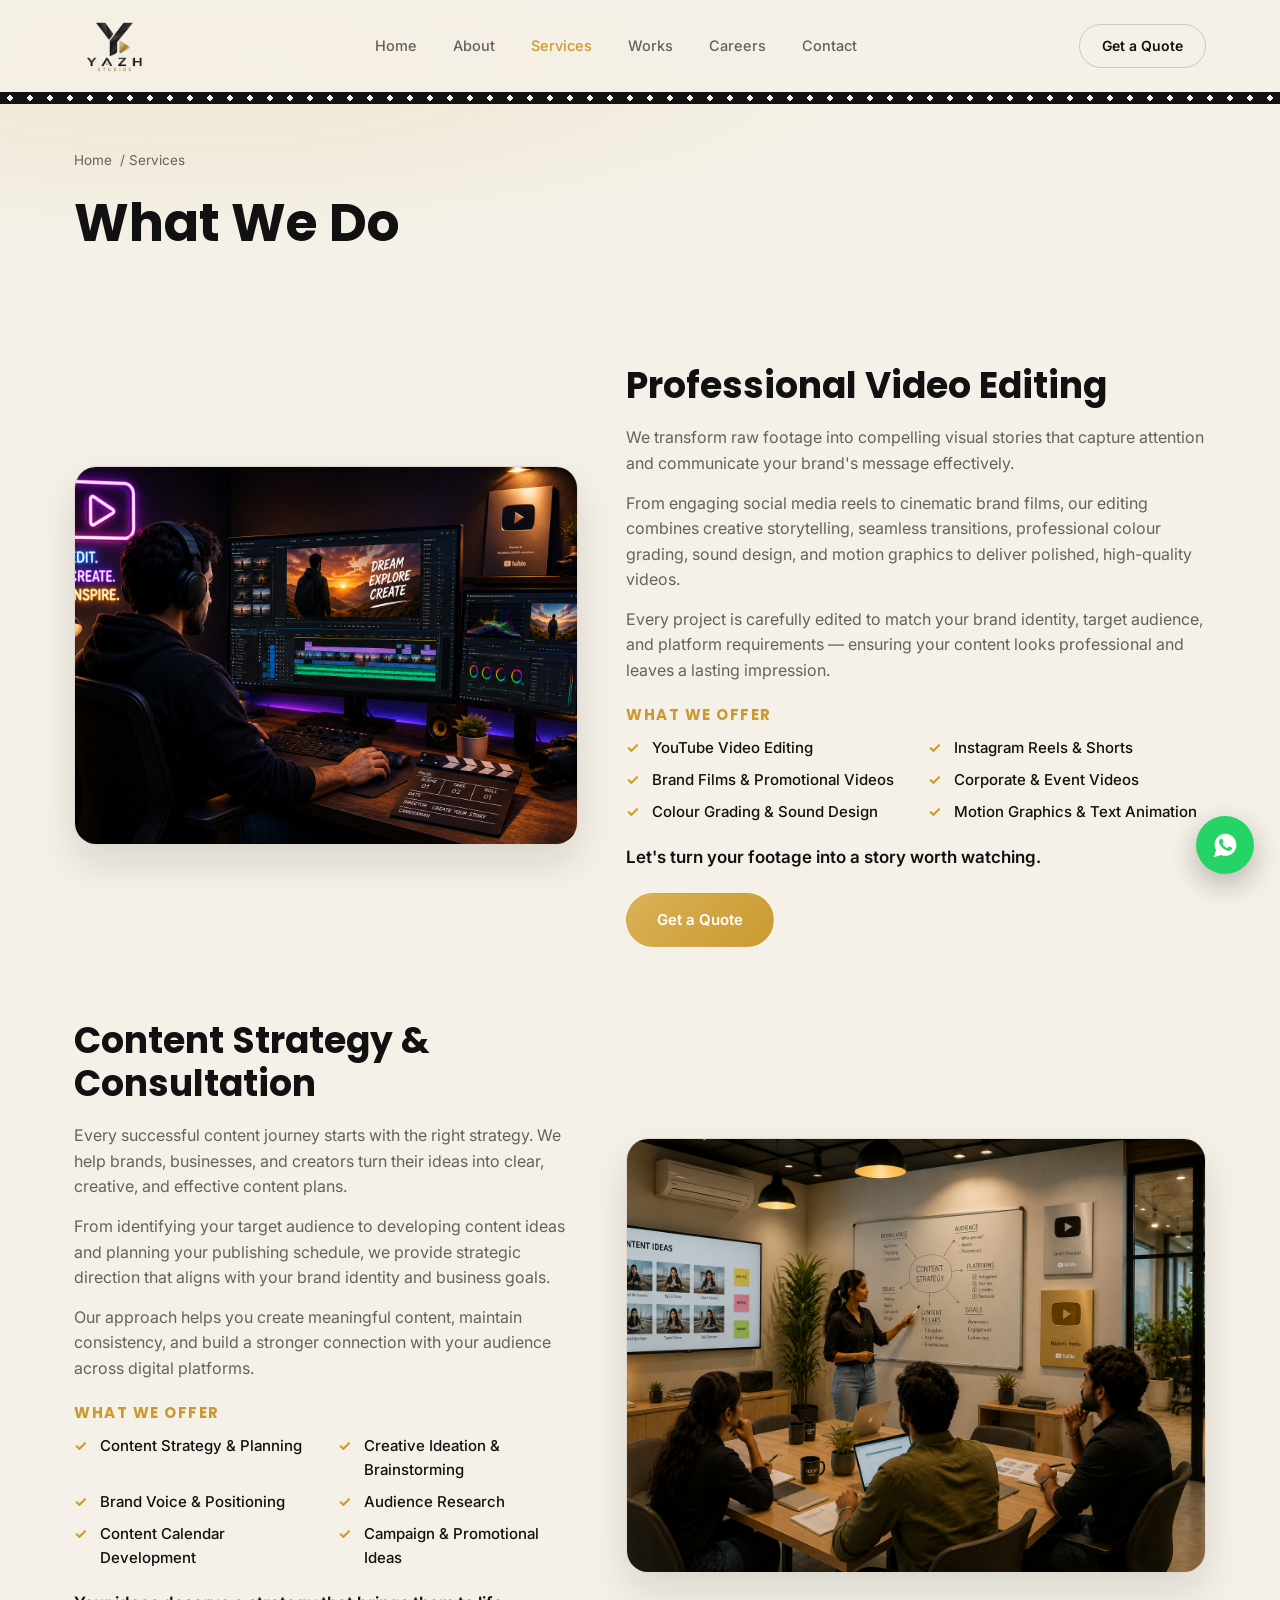
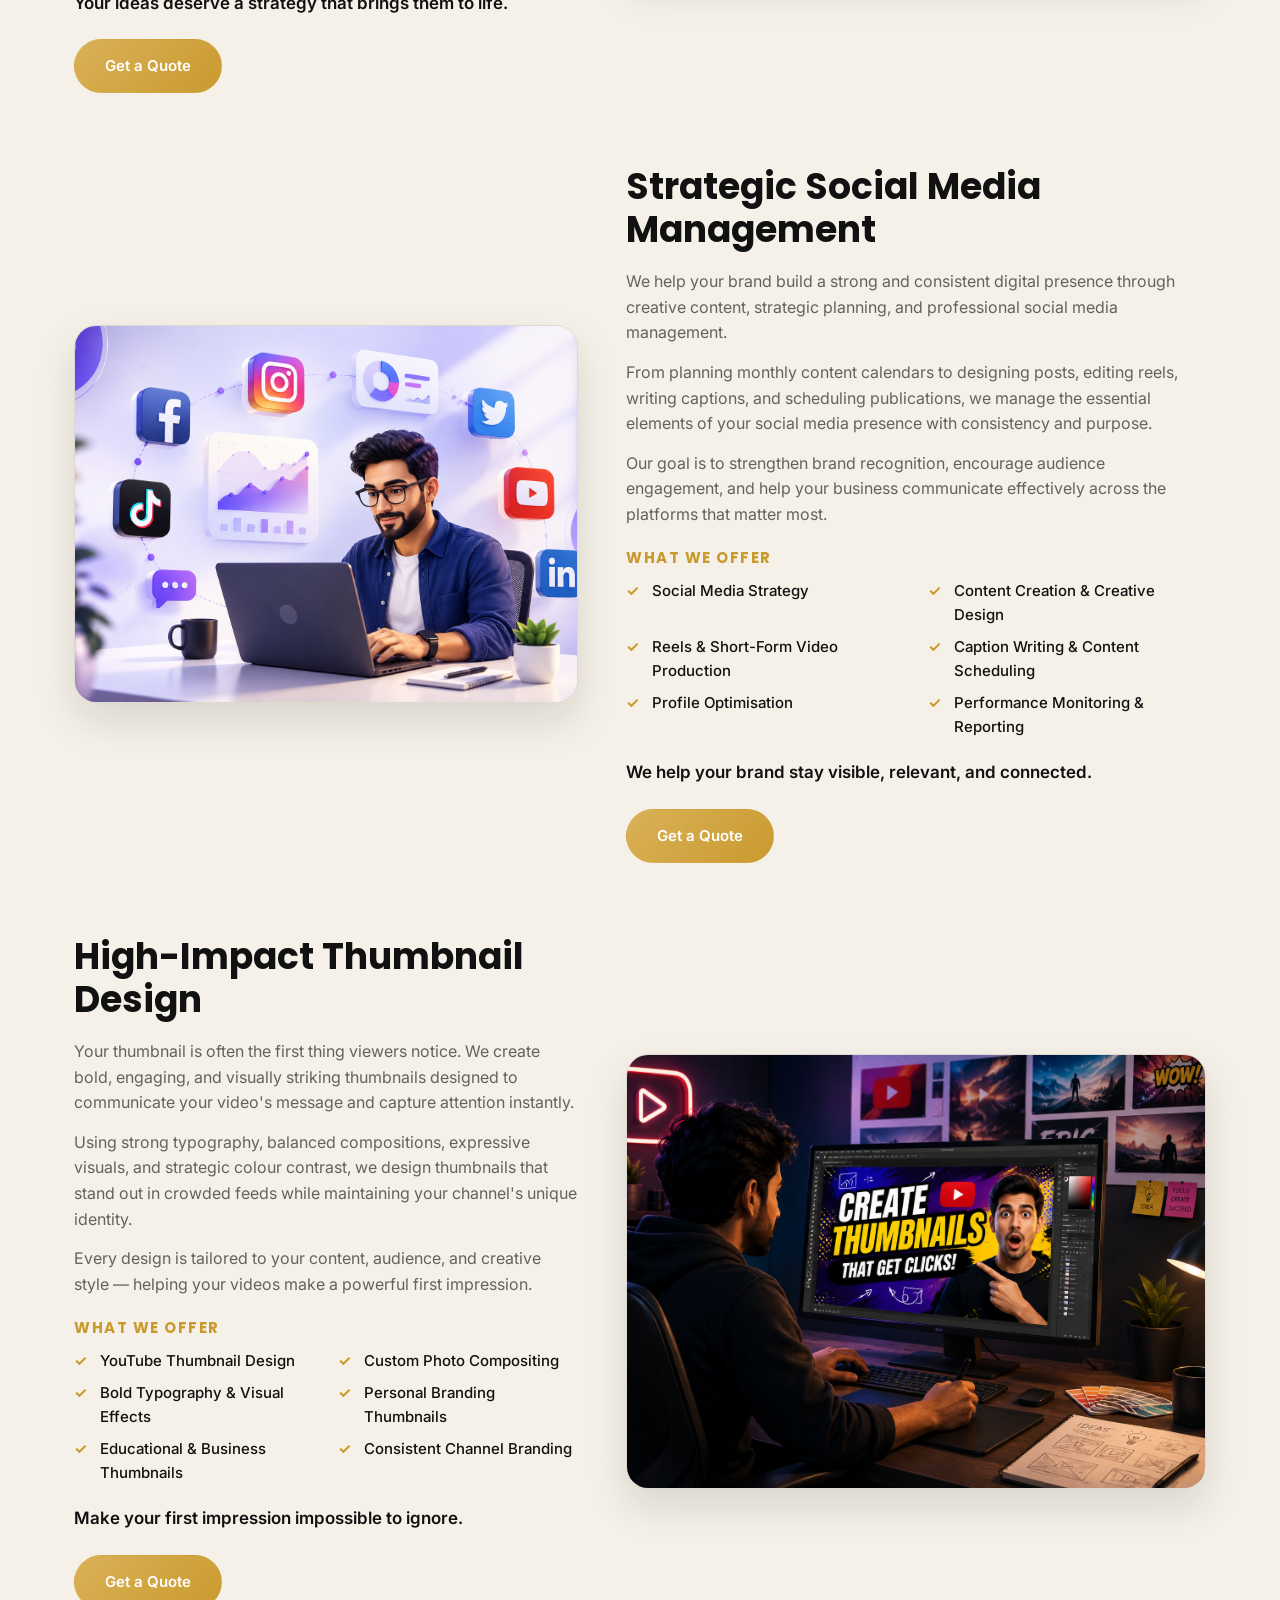
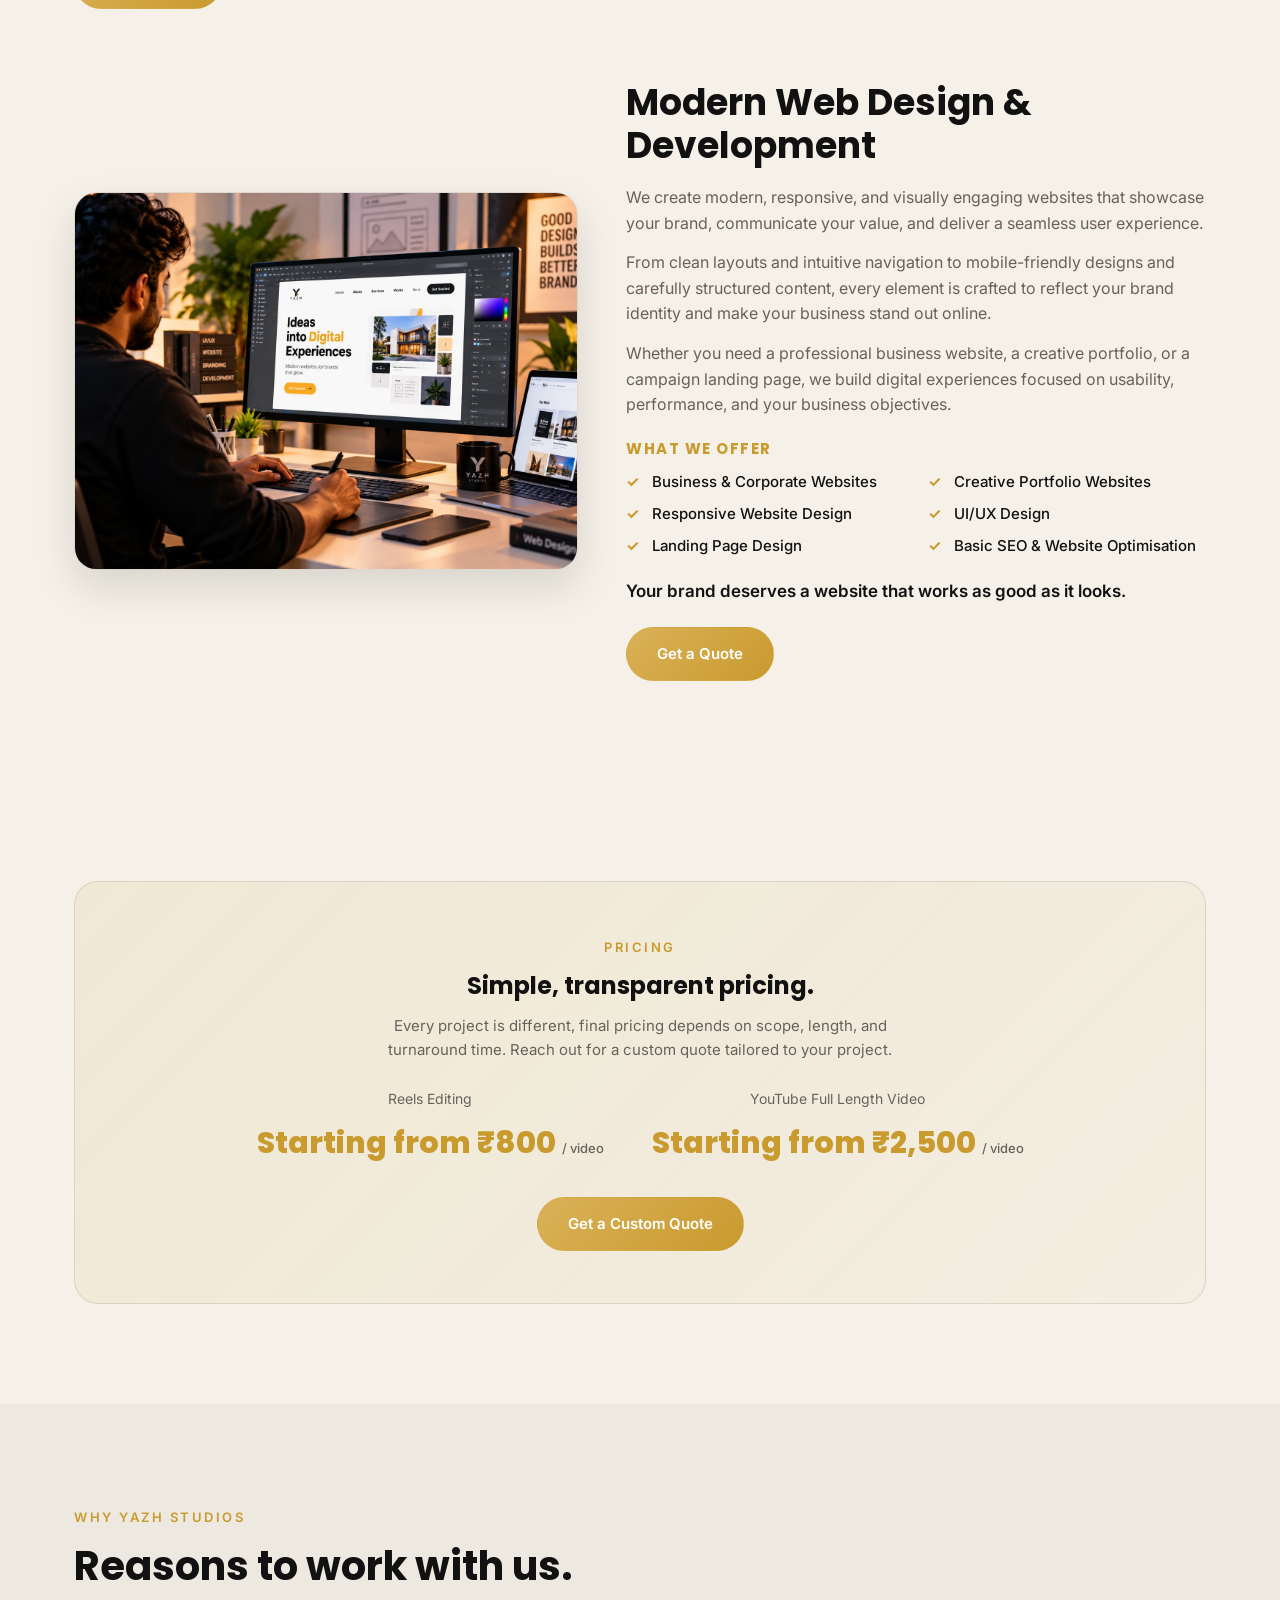
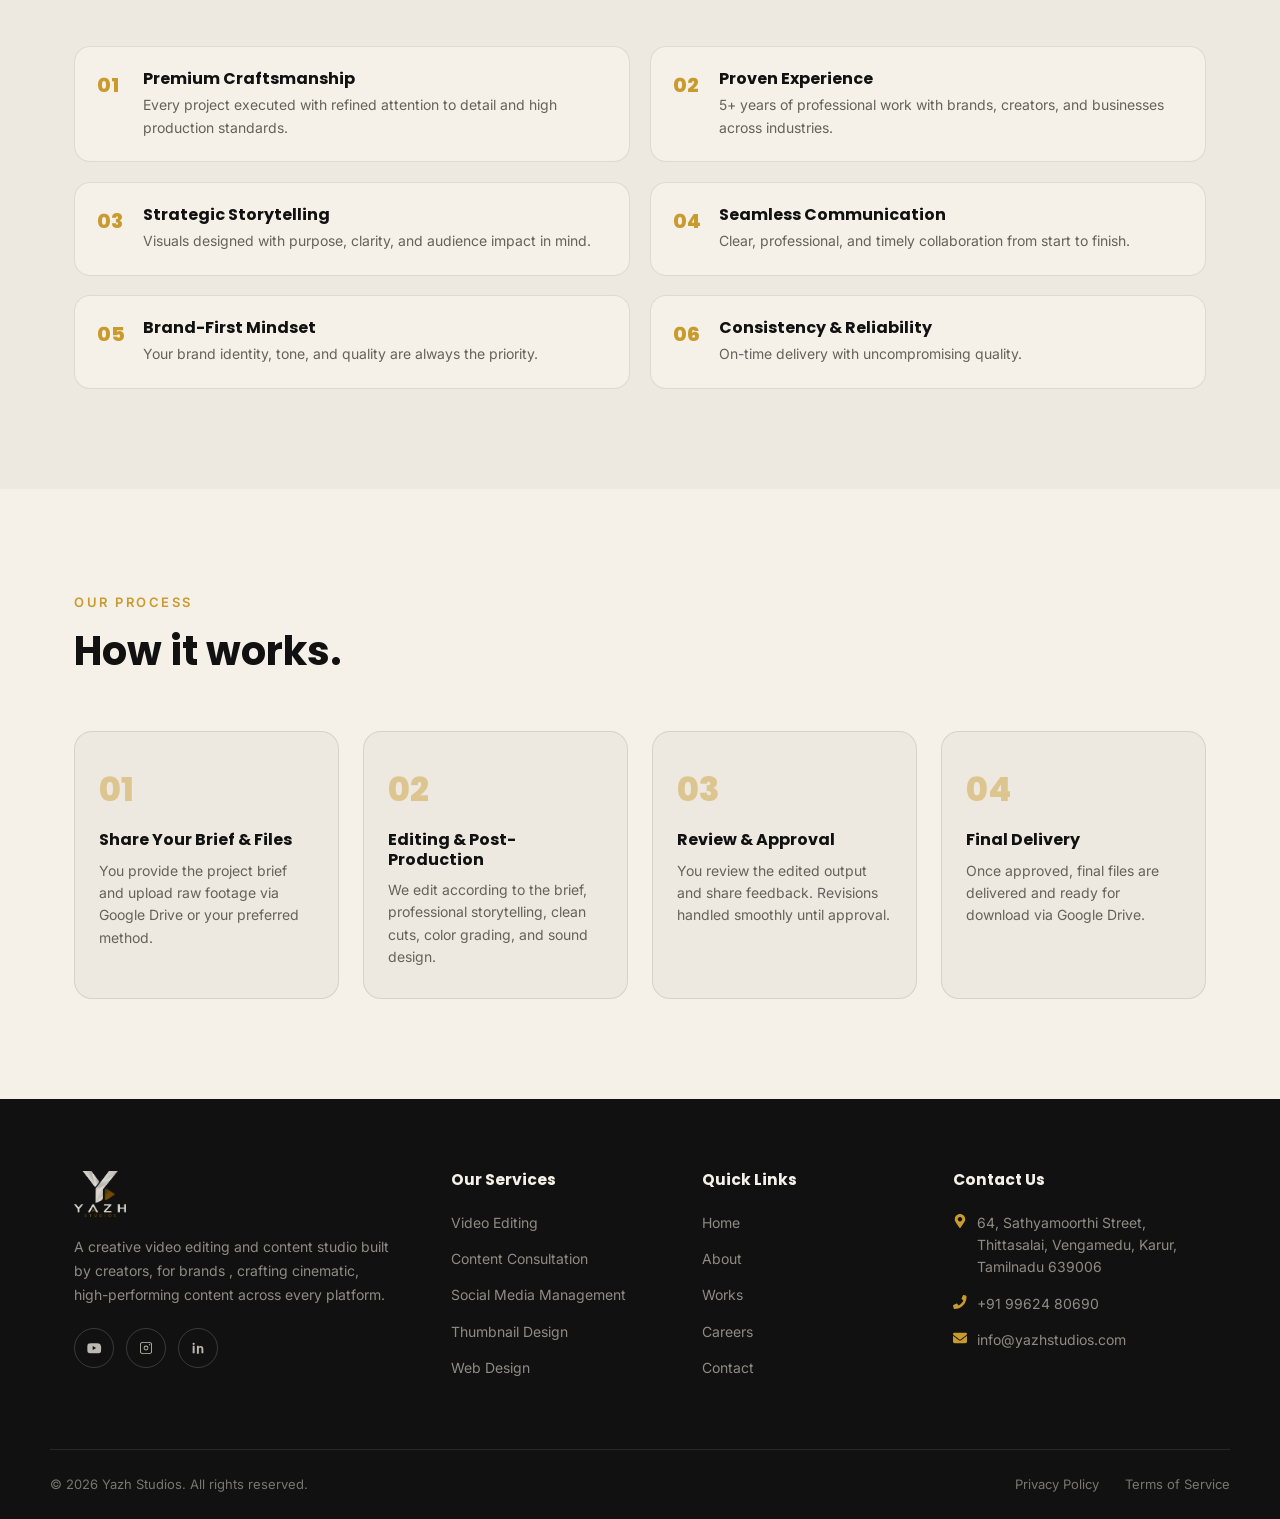
<file: services.html>
<!DOCTYPE html>
<html lang="en">
<head>
<meta charset="UTF-8">
<meta name="viewport" content="width=device-width, initial-scale=1.0">
<title>Services | Yazh Studios</title>
<meta name="description" content="Video editing, content consultation, social media management, thumbnail design, and web design from Yazh Studios.">
<link rel="icon" type="image/png" href="yazh-logo-nobg.png">
<link rel="preconnect" href="https://fonts.googleapis.com">
<link href="https://fonts.googleapis.com/css2?family=Poppins:wght@400;500;600;700;800&family=Inter:wght@400;500;600&display=swap" rel="stylesheet">
<link rel="stylesheet" href="style.css?v=28">
</head>
<body>

<header>
  <nav>
    <a href="index.html" class="logo"><img src="yazh-logo-nobg.png" alt="Yazh Studios" class="logo-mark"></a>
    <ul class="nav-links">
      <li><a href="index.html">Home</a></li>
      <li><a href="about.html">About</a></li>
      <li><a href="services.html" class="active">Services</a></li>
      <li><a href="work.html">Works</a></li>
      <li><a href="careers.html">Careers</a></li>
      <li><a href="contact.html">Contact</a></li>
    </ul>
    <div class="nav-cta">
      <a href="contact.html" class="btn btn-outline" style="padding:10px 22px;font-size:14px;">Get a Quote</a>
      <button class="burger" onclick="document.querySelector('.nav-links').classList.toggle('mobile-open')"><span></span><span></span><span></span></button>
    </div>
  </nav>
  <div class="filmstrip"></div>
</header>

<main>
  <!-- PAGE BANNER -->
  <section class="page-banner">
    <div class="container">
      <div class="breadcrumb"><a href="index.html">Home</a> / Services</div>
      <h1>What We Do</h1>
    </div>
  </section>

  <!-- SERVICE DETAILS -->
  <section class="service-details" style="padding-top:20px;">
    <div class="container">
    <article class="service-detail" id="video-editing">
      <img src="service-video-editing-v2.png" alt="Video Editing" class="service-detail-img" loading="lazy">
      <div class="service-detail-body">
        <h2>Professional Video Editing</h2>
        <p>We transform raw footage into compelling visual stories that capture attention and communicate your brand&#x27;s message effectively.</p><p>From engaging social media reels to cinematic brand films, our editing combines creative storytelling, seamless transitions, professional colour grading, sound design, and motion graphics to deliver polished, high-quality videos.</p><p>Every project is carefully edited to match your brand identity, target audience, and platform requirements — ensuring your content looks professional and leaves a lasting impression.</p>
        <h4>What We Offer</h4>
        <ul class="offer-list"><li>YouTube Video Editing</li><li>Instagram Reels &amp; Shorts</li><li>Brand Films &amp; Promotional Videos</li><li>Corporate &amp; Event Videos</li><li>Colour Grading &amp; Sound Design</li><li>Motion Graphics &amp; Text Animation</li></ul>
        <p class="service-closing">Let&#x27;s turn your footage into a story worth watching.</p>
        <a href="contact.html" class="btn btn-primary">Get a Quote</a>
      </div>
    </article>
    <article class="service-detail reverse" id="content-consultation">
      <img src="service-content-consultation.png" alt="Content Consultation" class="service-detail-img" loading="lazy">
      <div class="service-detail-body">
        <h2>Content Strategy &amp; Consultation</h2>
        <p>Every successful content journey starts with the right strategy. We help brands, businesses, and creators turn their ideas into clear, creative, and effective content plans.</p><p>From identifying your target audience to developing content ideas and planning your publishing schedule, we provide strategic direction that aligns with your brand identity and business goals.</p><p>Our approach helps you create meaningful content, maintain consistency, and build a stronger connection with your audience across digital platforms.</p>
        <h4>What We Offer</h4>
        <ul class="offer-list"><li>Content Strategy &amp; Planning</li><li>Creative Ideation &amp; Brainstorming</li><li>Brand Voice &amp; Positioning</li><li>Audience Research</li><li>Content Calendar Development</li><li>Campaign &amp; Promotional Ideas</li></ul>
        <p class="service-closing">Your ideas deserve a strategy that brings them to life.</p>
        <a href="contact.html" class="btn btn-primary">Get a Quote</a>
      </div>
    </article>
    <article class="service-detail" id="social-media">
      <img src="service-social-media-v2.png" alt="Social Media Management" class="service-detail-img" loading="lazy">
      <div class="service-detail-body">
        <h2>Strategic Social Media Management</h2>
        <p>We help your brand build a strong and consistent digital presence through creative content, strategic planning, and professional social media management.</p><p>From planning monthly content calendars to designing posts, editing reels, writing captions, and scheduling publications, we manage the essential elements of your social media presence with consistency and purpose.</p><p>Our goal is to strengthen brand recognition, encourage audience engagement, and help your business communicate effectively across the platforms that matter most.</p>
        <h4>What We Offer</h4>
        <ul class="offer-list"><li>Social Media Strategy</li><li>Content Creation &amp; Creative Design</li><li>Reels &amp; Short-Form Video Production</li><li>Caption Writing &amp; Content Scheduling</li><li>Profile Optimisation</li><li>Performance Monitoring &amp; Reporting</li></ul>
        <p class="service-closing">We help your brand stay visible, relevant, and connected.</p>
        <a href="contact.html" class="btn btn-primary">Get a Quote</a>
      </div>
    </article>
    <article class="service-detail reverse" id="thumbnail-design">
      <img src="service-thumbnail-design-v2.png" alt="Thumbnail Design" class="service-detail-img" loading="lazy">
      <div class="service-detail-body">
        <h2>High-Impact Thumbnail Design</h2>
        <p>Your thumbnail is often the first thing viewers notice. We create bold, engaging, and visually striking thumbnails designed to communicate your video&#x27;s message and capture attention instantly.</p><p>Using strong typography, balanced compositions, expressive visuals, and strategic colour contrast, we design thumbnails that stand out in crowded feeds while maintaining your channel&#x27;s unique identity.</p><p>Every design is tailored to your content, audience, and creative style — helping your videos make a powerful first impression.</p>
        <h4>What We Offer</h4>
        <ul class="offer-list"><li>YouTube Thumbnail Design</li><li>Custom Photo Compositing</li><li>Bold Typography &amp; Visual Effects</li><li>Personal Branding Thumbnails</li><li>Educational &amp; Business Thumbnails</li><li>Consistent Channel Branding</li></ul>
        <p class="service-closing">Make your first impression impossible to ignore.</p>
        <a href="contact.html" class="btn btn-primary">Get a Quote</a>
      </div>
    </article>
    <article class="service-detail" id="web-design">
      <img src="service-web-design.webp" alt="Web Design" class="service-detail-img" loading="lazy">
      <div class="service-detail-body">
        <h2>Modern Web Design &amp; Development</h2>
        <p>We create modern, responsive, and visually engaging websites that showcase your brand, communicate your value, and deliver a seamless user experience.</p><p>From clean layouts and intuitive navigation to mobile-friendly designs and carefully structured content, every element is crafted to reflect your brand identity and make your business stand out online.</p><p>Whether you need a professional business website, a creative portfolio, or a campaign landing page, we build digital experiences focused on usability, performance, and your business objectives.</p>
        <h4>What We Offer</h4>
        <ul class="offer-list"><li>Business &amp; Corporate Websites</li><li>Creative Portfolio Websites</li><li>Responsive Website Design</li><li>UI/UX Design</li><li>Landing Page Design</li><li>Basic SEO &amp; Website Optimisation</li></ul>
        <p class="service-closing">Your brand deserves a website that works as good as it looks.</p>
        <a href="contact.html" class="btn btn-primary">Get a Quote</a>
      </div>
    </article>
    </div>
  </section>

  <!-- PRICING -->
  <section>
    <div class="container">
      <div class="pricing-banner">
        <div class="eyebrow">Pricing</div>
        <h2>Simple, transparent pricing.</h2>
        <p>Every project is different, final pricing depends on scope, length, and turnaround time. Reach out for a custom quote tailored to your project.</p>
        <div class="pricing-list">
          <div class="pricing-item">
            <div class="pricing-label">Reels Editing</div>
            <div class="pricing-amount">Starting from ₹800<span>/ video</span></div>
          </div>
          <div class="pricing-item">
            <div class="pricing-label">YouTube Full Length Video</div>
            <div class="pricing-amount">Starting from ₹2,500<span>/ video</span></div>
          </div>
        </div>
        <div>
          <a href="https://wa.me/+919962480690" class="btn btn-primary" target="_blank" rel="noopener">Get a Custom Quote</a>
        </div>
      </div>
    </div>
  </section>

  <!-- WHY WORK WITH US -->
  <section class="why">
    <div class="container">
      <div class="section-head">
        <div class="eyebrow">Why Yazh Studios</div>
        <h2>Reasons to work with us.</h2>
      </div>
      <div class="why-grid">
        <div class="why-item"><div class="why-num">01</div><div><h4>Premium Craftsmanship</h4><p>Every project executed with refined attention to detail and high production standards.</p></div></div>
        <div class="why-item"><div class="why-num">02</div><div><h4>Proven Experience</h4><p>5+ years of professional work with brands, creators, and businesses across industries.</p></div></div>
        <div class="why-item"><div class="why-num">03</div><div><h4>Strategic Storytelling</h4><p>Visuals designed with purpose, clarity, and audience impact in mind.</p></div></div>
        <div class="why-item"><div class="why-num">04</div><div><h4>Seamless Communication</h4><p>Clear, professional, and timely collaboration from start to finish.</p></div></div>
        <div class="why-item"><div class="why-num">05</div><div><h4>Brand-First Mindset</h4><p>Your brand identity, tone, and quality are always the priority.</p></div></div>
        <div class="why-item"><div class="why-num">06</div><div><h4>Consistency &amp; Reliability</h4><p>On-time delivery with uncompromising quality.</p></div></div>
      </div>
    </div>
  </section>

  <!-- PROCESS -->
  <section>
    <div class="container">
      <div class="section-head">
        <div class="eyebrow">Our Process</div>
        <h2>How it works.</h2>
      </div>
      <div class="process-grid">
        <div class="process-step">
          <div class="step-num">01</div>
          <h4>Share Your Brief &amp; Files</h4>
          <p>You provide the project brief and upload raw footage via Google Drive or your preferred method.</p>
        </div>
        <div class="process-step">
          <div class="step-num">02</div>
          <h4>Editing &amp; Post-Production</h4>
          <p>We edit according to the brief, professional storytelling, clean cuts, color grading, and sound design.</p>
        </div>
        <div class="process-step">
          <div class="step-num">03</div>
          <h4>Review &amp; Approval</h4>
          <p>You review the edited output and share feedback. Revisions handled smoothly until approval.</p>
        </div>
        <div class="process-step">
          <div class="step-num">04</div>
          <h4>Final Delivery</h4>
          <p>Once approved, final files are delivered and ready for download via Google Drive.</p>
        </div>
      </div>
    </div>
  </section>

</main>

<footer class="site-footer">
  <div class="container footer-grid">
    <div class="footer-brand">
      <div class="logo" style="font-size:17px;"><img src="yazh-logo-white.png" alt="Yazh Studios" class="logo-mark-footer"></div>
      <p>A creative video editing and content studio built by creators, for brands , crafting cinematic, high-performing content across every platform.</p>
      <div class="footer-social">
        <a href="https://www.youtube.com/@theyazhstudios" target="_blank" rel="noopener" aria-label="YouTube">
          <svg viewBox="0 0 24 24" width="16" height="16" fill="currentColor" aria-hidden="true"><path d="M21.8 8.2s-.2-1.5-.8-2.1c-.8-.8-1.7-.8-2.1-.9C15.9 5 12 5 12 5s-3.9 0-6.9.2c-.4 0-1.3.1-2.1.9-.6.6-.8 2.1-.8 2.1S2 10 2 11.7v1.6c0 1.7.2 3.5.2 3.5s.2 1.5.8 2.1c.8.8 1.9.8 2.4.9 1.7.2 7.3.2 7.3.2s3.9 0 6.9-.2c.4 0 1.3-.1 2.1-.9.6-.6.8-2.1.8-2.1s.2-1.7.2-3.5v-1.6c0-1.7-.2-3.5-.2-3.5zM10 15V9l5.2 3-5.2 3z"/></svg>
        </a>
        <a href="https://www.instagram.com/theyazhstudios/" target="_blank" rel="noopener" aria-label="Instagram">
          <svg viewBox="0 0 24 24" width="16" height="16" fill="currentColor" aria-hidden="true"><path d="M12 8.4a3.6 3.6 0 100 7.2 3.6 3.6 0 000-7.2zm0 5.9a2.3 2.3 0 110-4.6 2.3 2.3 0 010 4.6zM16.9 3H7.1A4.1 4.1 0 003 7.1v9.8A4.1 4.1 0 007.1 21h9.8a4.1 4.1 0 004.1-4.1V7.1A4.1 4.1 0 0016.9 3zm2.8 13.9a2.8 2.8 0 01-2.8 2.8H7.1a2.8 2.8 0 01-2.8-2.8V7.1a2.8 2.8 0 012.8-2.8h9.8a2.8 2.8 0 012.8 2.8v9.8zM17.3 6.1a.95.95 0 100 1.9.95.95 0 000-1.9z"/></svg>
        </a>
        <a href="https://www.linkedin.com/company/theyazhstudios" target="_blank" rel="noopener" aria-label="LinkedIn">
          <svg viewBox="0 0 24 24" width="16" height="16" fill="currentColor" aria-hidden="true"><path d="M6.94 8.5H4V20h2.94V8.5zM5.47 4a1.7 1.7 0 100 3.4 1.7 1.7 0 000-3.4zM20 13.3c0-3-1.6-4.4-3.8-4.4-1.7 0-2.5.9-2.9 1.6V8.5H10.4c0 .8 0 12 0 12h2.9v-6.7c0-.4 0-.7.1-1 .3-.7.9-1.4 1.9-1.4 1.4 0 1.9 1 1.9 2.5V20H20v-6.7z"/></svg>
        </a>
      </div>
    </div>
    <div class="footer-col">
      <h4>Our Services</h4>
      <a href="services.html#video-editing">Video Editing</a>
      <a href="services.html#content-consultation">Content Consultation</a>
      <a href="services.html#social-media">Social Media Management</a>
      <a href="services.html#thumbnail-design">Thumbnail Design</a>
      <a href="services.html#web-design">Web Design</a>
    </div>
    <div class="footer-col">
      <h4>Quick Links</h4>
      <a href="index.html">Home</a>
      <a href="about.html">About</a>
      <a href="work.html">Works</a>
      <a href="careers.html">Careers</a>
      <a href="contact.html">Contact</a>
    </div>
    <div class="footer-col">
      <h4>Contact Us</h4>
      <a href="https://maps.app.goo.gl/qeGs287bhWjd76no8" target="_blank" rel="noopener" class="footer-contact-item">
        <svg class="fc-icon" viewBox="0 0 384 512" width="14" height="14" fill="currentColor"><path d="M172.268 501.67C26.97 291.031 0 269.413 0 192 0 85.961 85.961 0 192 0s192 85.961 192 192c0 77.413-26.97 99.031-172.268 309.67a24.005 24.005 0 0 1-39.464 0zM192 272c44.183 0 80-35.817 80-80s-35.817-80-80-80-80 35.817-80 80 35.817 80 80 80z"/></svg>
        <span>64, Sathyamoorthi Street, Thittasalai, Vengamedu, Karur, Tamilnadu 639006</span>
      </a>
      <a href="tel:+919962480690" class="footer-contact-item">
        <svg class="fc-icon" viewBox="0 0 512 512" width="14" height="14" fill="currentColor"><path d="M493.4 24.6l-104-24c-11.3-2.6-22.9 3.3-27.5 13.9l-48 112c-4.2 9.8-1.4 21.3 6.9 28l60.6 49.6c-35.6 76.7-97.9 140.5-176 177.6l-49.6-60.6c-6.8-8.3-18.2-11.1-28-6.9l-112 48C4.9 366.5-1 378.1 1.6 389.4l24 104C28.1 504.2 38.4 512 50 512 296.5 512 496 313.5 496 60c0-11.6-7.8-21.9-19.6-24.4z"/></svg>
        <span>+91 99624 80690</span>
      </a>
      <a href="mailto:info@yazhstudios.com" class="footer-contact-item">
        <svg class="fc-icon" viewBox="0 0 512 512" width="14" height="14" fill="currentColor"><path d="M48 64C21.5 64 0 85.5 0 112c0 15.1 7.1 29.3 19.2 38.4L236.8 313.6c11.4 8.5 27 8.5 38.4 0L492.8 150.4c12.1-9.1 19.2-23.3 19.2-38.4 0-26.5-21.5-48-48-48H48zM0 176V384c0 35.3 28.7 64 64 64H448c35.3 0 64-28.7 64-64V176L294.4 339.2c-22.8 17.1-54 17.1-76.8 0L0 176z"/></svg>
        <span>info@yazhstudios.com</span>
      </a>
    </div>
  </div>
  <div class="container footer-bottom">
    <p>© 2026 Yazh Studios. All rights reserved.</p>
    <div class="footer-bottom-links">
      <a href="privacy-policy.html">Privacy Policy</a>
      <a href="terms.html">Terms of Service</a>
    </div>
  </div>
</footer>

<a href="https://wa.me/+919962480690" target="_blank" rel="noopener" class="whatsapp-float" aria-label="Chat on WhatsApp">
  <svg viewBox="0 0 32 32" aria-hidden="true"><path d="M16.02 3C9.4 3 4 8.36 4 14.98c0 2.2.6 4.26 1.63 6.03L3 29l8.2-2.55a12.9 12.9 0 0 0 4.82.93h.01c6.62 0 12.02-5.36 12.02-11.98C28.05 8.78 22.65 3 16.02 3zm7.03 17.15c-.3.83-1.72 1.6-2.37 1.7-.61.1-1.38.14-2.23-.14-.51-.16-1.17-.38-2.01-.75-3.54-1.53-5.85-5.1-6.03-5.34-.18-.24-1.44-1.92-1.44-3.66 0-1.74.92-2.6 1.24-2.95.32-.35.7-.44.93-.44.24 0 .47 0 .68.01.22.01.51-.08.8.61.3.71 1.01 2.45 1.1 2.63.09.18.15.39.03.63-.12.24-.18.39-.36.6-.18.21-.38.47-.54.63-.18.18-.37.38-.16.74.21.36.93 1.53 2 2.48 1.37 1.22 2.53 1.6 2.89 1.78.36.18.57.15.78-.09.21-.24.9-1.05 1.14-1.41.24-.36.48-.3.8-.18.33.12 2.07.98 2.43 1.16.36.18.6.27.68.42.09.15.09.86-.21 1.69z"/></svg>
</a>
<script src="animations.js" defer></script>
<script>
  document.querySelectorAll('.nav-links a').forEach(link=>{
    link.addEventListener('click',()=>{
      document.querySelector('.nav-links').classList.remove('mobile-open');
    });
  });
</script>
<script>
  // Re-align to the requested service after images/animations settle.
  window.addEventListener('load',function(){
    if(!location.hash)return;
    setTimeout(function(){
      var t=document.getElementById(decodeURIComponent(location.hash.slice(1)));
      if(t)t.scrollIntoView({behavior:'auto',block:'start'});
    },350);
  });
</script>
</body>
</html>
</file>
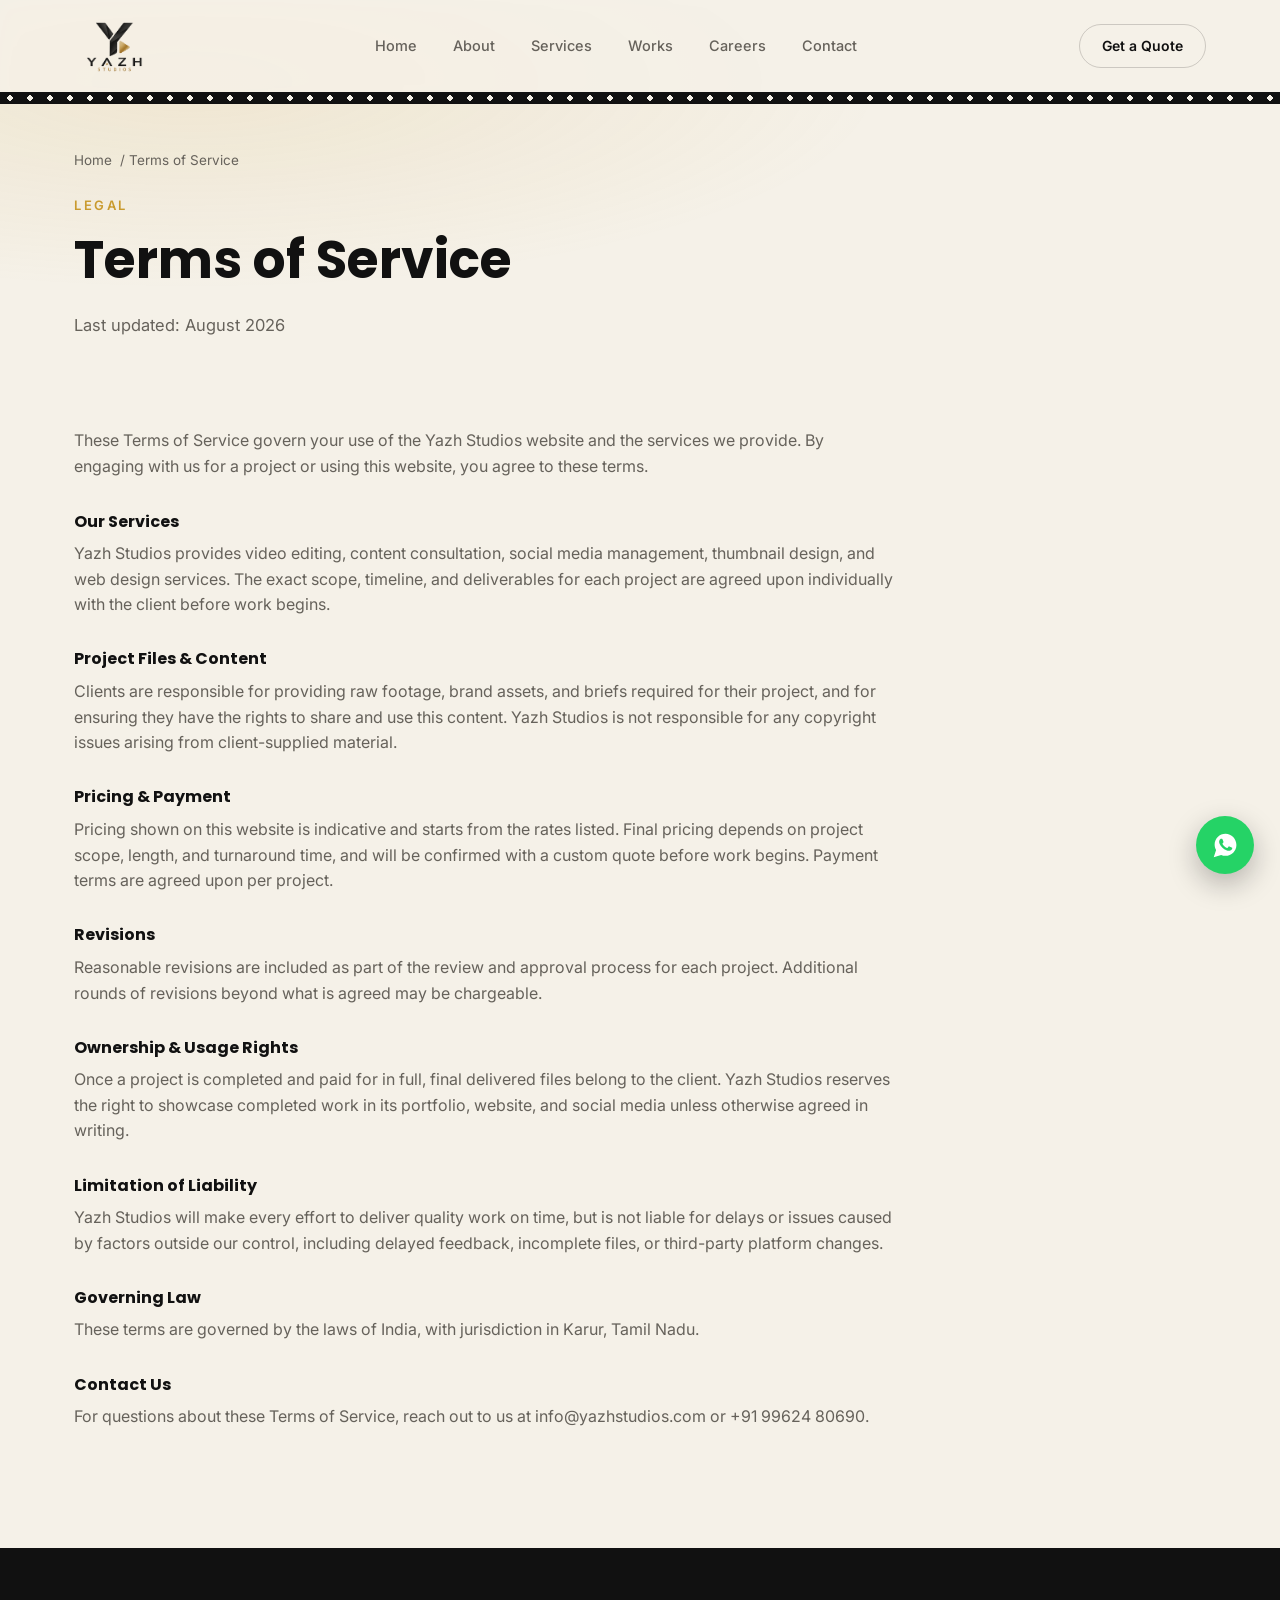
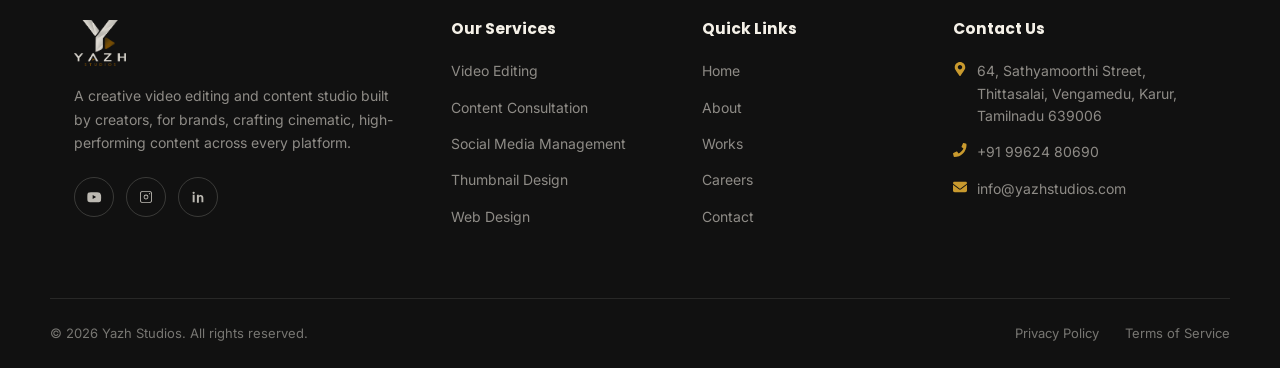
<file: terms.html>
<!DOCTYPE html>
<html lang="en">
<head>
<meta charset="UTF-8">
<meta name="viewport" content="width=device-width, initial-scale=1.0">
<title>Terms of Service | Yazh Studios</title>
<meta name="description" content="Terms of Service for Yazh Studios, a video editing and content studio based in Karur, Tamil Nadu.">
<link rel="icon" type="image/png" href="yazh-logo-nobg.png">
<link rel="preconnect" href="https://fonts.googleapis.com">
<link href="https://fonts.googleapis.com/css2?family=Poppins:wght@400;500;600;700;800&family=Inter:wght@400;500;600&display=swap" rel="stylesheet">
<link rel="stylesheet" href="style.css?v=28">
</head>
<body>

<header>
  <nav>
    <a href="index.html" class="logo"><img src="yazh-logo-nobg.png" alt="Yazh Studios" class="logo-mark"></a>
    <ul class="nav-links">
      <li><a href="index.html">Home</a></li>
      <li><a href="about.html">About</a></li>
      <li><a href="services.html">Services</a></li>
      <li><a href="work.html">Works</a></li>
      <li><a href="careers.html">Careers</a></li>
      <li><a href="contact.html">Contact</a></li>
    </ul>
    <div class="nav-cta">
      <a href="contact.html" class="btn btn-outline" style="padding:10px 22px;font-size:14px;">Get a Quote</a>
      <button class="burger" onclick="document.querySelector('.nav-links').classList.toggle('mobile-open')"><span></span><span></span><span></span></button>
    </div>
  </nav>
  <div class="filmstrip"></div>
</header>

<main>
  <!-- PAGE BANNER -->
  <section class="page-banner">
    <div class="container">
      <div class="breadcrumb"><a href="index.html">Home</a> / Terms of Service</div>
      <div class="eyebrow">Legal</div>
      <h1>Terms of Service</h1>
      <p>Last updated: August 2026</p>
    </div>
  </section>

  <!-- TERMS BODY -->
  <section style="padding-top:20px;">
    <div class="container">
      <div class="story-body" style="max-width:820px;">
        <p>These Terms of Service govern your use of the Yazh Studios website and the services we provide. By engaging with us for a project or using this website, you agree to these terms.</p>

        <h4 style="margin-top:32px;margin-bottom:10px;">Our Services</h4>
        <p>Yazh Studios provides video editing, content consultation, social media management, thumbnail design, and web design services. The exact scope, timeline, and deliverables for each project are agreed upon individually with the client before work begins.</p>

        <h4 style="margin-top:32px;margin-bottom:10px;">Project Files &amp; Content</h4>
        <p>Clients are responsible for providing raw footage, brand assets, and briefs required for their project, and for ensuring they have the rights to share and use this content. Yazh Studios is not responsible for any copyright issues arising from client-supplied material.</p>

        <h4 style="margin-top:32px;margin-bottom:10px;">Pricing &amp; Payment</h4>
        <p>Pricing shown on this website is indicative and starts from the rates listed. Final pricing depends on project scope, length, and turnaround time, and will be confirmed with a custom quote before work begins. Payment terms are agreed upon per project.</p>

        <h4 style="margin-top:32px;margin-bottom:10px;">Revisions</h4>
        <p>Reasonable revisions are included as part of the review and approval process for each project. Additional rounds of revisions beyond what is agreed may be chargeable.</p>

        <h4 style="margin-top:32px;margin-bottom:10px;">Ownership &amp; Usage Rights</h4>
        <p>Once a project is completed and paid for in full, final delivered files belong to the client. Yazh Studios reserves the right to showcase completed work in its portfolio, website, and social media unless otherwise agreed in writing.</p>

        <h4 style="margin-top:32px;margin-bottom:10px;">Limitation of Liability</h4>
        <p>Yazh Studios will make every effort to deliver quality work on time, but is not liable for delays or issues caused by factors outside our control, including delayed feedback, incomplete files, or third-party platform changes.</p>

        <h4 style="margin-top:32px;margin-bottom:10px;">Governing Law</h4>
        <p>These terms are governed by the laws of India, with jurisdiction in Karur, Tamil Nadu.</p>

        <h4 style="margin-top:32px;margin-bottom:10px;">Contact Us</h4>
        <p>For questions about these Terms of Service, reach out to us at <a href="mailto:info@yazhstudios.com">info@yazhstudios.com</a> or +91 99624 80690.</p>
      </div>
    </div>
  </section>

</main>

<footer class="site-footer">
  <div class="container footer-grid">
    <div class="footer-brand">
      <div class="logo" style="font-size:17px;"><img src="yazh-logo-white.png" alt="Yazh Studios" class="logo-mark-footer"></div>
      <p>A creative video editing and content studio built by creators, for brands, crafting cinematic, high-performing content across every platform.</p>
      <div class="footer-social">
        <a href="https://www.youtube.com/@theyazhstudios" target="_blank" rel="noopener" aria-label="YouTube">
          <svg viewBox="0 0 24 24" width="16" height="16" fill="currentColor" aria-hidden="true"><path d="M21.8 8.2s-.2-1.5-.8-2.1c-.8-.8-1.7-.8-2.1-.9C15.9 5 12 5 12 5s-3.9 0-6.9.2c-.4 0-1.3.1-2.1.9-.6.6-.8 2.1-.8 2.1S2 10 2 11.7v1.6c0 1.7.2 3.5.2 3.5s.2 1.5.8 2.1c.8.8 1.9.8 2.4.9 1.7.2 7.3.2 7.3.2s3.9 0 6.9-.2c.4 0 1.3-.1 2.1-.9.6-.6.8-2.1.8-2.1s.2-1.7.2-3.5v-1.6c0-1.7-.2-3.5-.2-3.5zM10 15V9l5.2 3-5.2 3z"/></svg>
        </a>
        <a href="https://www.instagram.com/theyazhstudios/" target="_blank" rel="noopener" aria-label="Instagram">
          <svg viewBox="0 0 24 24" width="16" height="16" fill="currentColor" aria-hidden="true"><path d="M12 8.4a3.6 3.6 0 100 7.2 3.6 3.6 0 000-7.2zm0 5.9a2.3 2.3 0 110-4.6 2.3 2.3 0 010 4.6zM16.9 3H7.1A4.1 4.1 0 003 7.1v9.8A4.1 4.1 0 007.1 21h9.8a4.1 4.1 0 004.1-4.1V7.1A4.1 4.1 0 0016.9 3zm2.8 13.9a2.8 2.8 0 01-2.8 2.8H7.1a2.8 2.8 0 01-2.8-2.8V7.1a2.8 2.8 0 012.8-2.8h9.8a2.8 2.8 0 012.8 2.8v9.8zM17.3 6.1a.95.95 0 100 1.9.95.95 0 000-1.9z"/></svg>
        </a>
        <a href="https://www.linkedin.com/company/theyazhstudios" target="_blank" rel="noopener" aria-label="LinkedIn">
          <svg viewBox="0 0 24 24" width="16" height="16" fill="currentColor" aria-hidden="true"><path d="M6.94 8.5H4V20h2.94V8.5zM5.47 4a1.7 1.7 0 100 3.4 1.7 1.7 0 000-3.4zM20 13.3c0-3-1.6-4.4-3.8-4.4-1.7 0-2.5.9-2.9 1.6V8.5H10.4c0 .8 0 12 0 12h2.9v-6.7c0-.4 0-.7.1-1 .3-.7.9-1.4 1.9-1.4 1.4 0 1.9 1 1.9 2.5V20H20v-6.7z"/></svg>
        </a>
      </div>
    </div>
    <div class="footer-col">
      <h4>Our Services</h4>
      <a href="services.html#video-editing">Video Editing</a>
      <a href="services.html#content-consultation">Content Consultation</a>
      <a href="services.html#social-media">Social Media Management</a>
      <a href="services.html#thumbnail-design">Thumbnail Design</a>
      <a href="services.html#web-design">Web Design</a>
    </div>
    <div class="footer-col">
      <h4>Quick Links</h4>
      <a href="index.html">Home</a>
      <a href="about.html">About</a>
      <a href="work.html">Works</a>
      <a href="careers.html">Careers</a>
      <a href="contact.html">Contact</a>
    </div>
    <div class="footer-col">
      <h4>Contact Us</h4>
      <a href="https://maps.app.goo.gl/qeGs287bhWjd76no8" target="_blank" rel="noopener" class="footer-contact-item">
        <svg class="fc-icon" viewBox="0 0 384 512" width="14" height="14" fill="currentColor"><path d="M172.268 501.67C26.97 291.031 0 269.413 0 192 0 85.961 85.961 0 192 0s192 85.961 192 192c0 77.413-26.97 99.031-172.268 309.67a24.005 24.005 0 0 1-39.464 0zM192 272c44.183 0 80-35.817 80-80s-35.817-80-80-80-80 35.817-80 80 35.817 80 80 80z"/></svg>
        <span>64, Sathyamoorthi Street, Thittasalai, Vengamedu, Karur, Tamilnadu 639006</span>
      </a>
      <a href="tel:+919962480690" class="footer-contact-item">
        <svg class="fc-icon" viewBox="0 0 512 512" width="14" height="14" fill="currentColor"><path d="M493.4 24.6l-104-24c-11.3-2.6-22.9 3.3-27.5 13.9l-48 112c-4.2 9.8-1.4 21.3 6.9 28l60.6 49.6c-35.6 76.7-97.9 140.5-176 177.6l-49.6-60.6c-6.8-8.3-18.2-11.1-28-6.9l-112 48C4.9 366.5-1 378.1 1.6 389.4l24 104C28.1 504.2 38.4 512 50 512 296.5 512 496 313.5 496 60c0-11.6-7.8-21.9-19.6-24.4z"/></svg>
        <span>+91 99624 80690</span>
      </a>
      <a href="mailto:info@yazhstudios.com" class="footer-contact-item">
        <svg class="fc-icon" viewBox="0 0 512 512" width="14" height="14" fill="currentColor"><path d="M48 64C21.5 64 0 85.5 0 112c0 15.1 7.1 29.3 19.2 38.4L236.8 313.6c11.4 8.5 27 8.5 38.4 0L492.8 150.4c12.1-9.1 19.2-23.3 19.2-38.4 0-26.5-21.5-48-48-48H48zM0 176V384c0 35.3 28.7 64 64 64H448c35.3 0 64-28.7 64-64V176L294.4 339.2c-22.8 17.1-54 17.1-76.8 0L0 176z"/></svg>
        <span>info@yazhstudios.com</span>
      </a>
    </div>
  </div>
  <div class="container footer-bottom">
    <p>© 2026 Yazh Studios. All rights reserved.</p>
    <div class="footer-bottom-links">
      <a href="privacy-policy.html">Privacy Policy</a>
      <a href="terms.html">Terms of Service</a>
    </div>
  </div>
</footer>

<a href="https://wa.me/+919962480690" target="_blank" rel="noopener" class="whatsapp-float" aria-label="Chat on WhatsApp">
  <svg viewBox="0 0 32 32" aria-hidden="true"><path d="M16.02 3C9.4 3 4 8.36 4 14.98c0 2.2.6 4.26 1.63 6.03L3 29l8.2-2.55a12.9 12.9 0 0 0 4.82.93h.01c6.62 0 12.02-5.36 12.02-11.98C28.05 8.78 22.65 3 16.02 3zm7.03 17.15c-.3.83-1.72 1.6-2.37 1.7-.61.1-1.38.14-2.23-.14-.51-.16-1.17-.38-2.01-.75-3.54-1.53-5.85-5.1-6.03-5.34-.18-.24-1.44-1.92-1.44-3.66 0-1.74.92-2.6 1.24-2.95.32-.35.7-.44.93-.44.24 0 .47 0 .68.01.22.01.51-.08.8.61.3.71 1.01 2.45 1.1 2.63.09.18.15.39.03.63-.12.24-.18.39-.36.6-.18.21-.38.47-.54.63-.18.18-.37.38-.16.74.21.36.93 1.53 2 2.48 1.37 1.22 2.53 1.6 2.89 1.78.36.18.57.15.78-.09.21-.24.9-1.05 1.14-1.41.24-.36.48-.3.8-.18.33.12 2.07.98 2.43 1.16.36.18.6.27.68.42.09.15.09.86-.21 1.69z"/></svg>
</a>
<script src="animations.js" defer></script>
<script>
  document.querySelectorAll('.nav-links a').forEach(link=>{
    link.addEventListener('click',()=>{
      document.querySelector('.nav-links').classList.remove('mobile-open');
    });
  });
</script>
</body>
</html>
</file>
<file: style.css>
:root{
  --bg:#F5F1E8;
  --panel:#EDE9E0;
  --panel-2:#F5F1E8;
  --gold:#C99A2E;
  --gold-2:#DAB158;
  --text:#111111;
  --muted:#66625B;
  --black:#111111;
  --border:rgba(17,17,17,0.10);
}
*{box-sizing:border-box;margin:0;padding:0;}
html{scroll-behavior:smooth;}
body{
  background:var(--bg);
  color:var(--text);
  font-family:'Inter',sans-serif;
  line-height:1.6;
  overflow-x:hidden;
}
h1,h2,h3,h4{font-family:'Poppins',sans-serif;font-weight:700;line-height:1.2;}
a{color:inherit;text-decoration:none;}
img{max-width:100%;display:block;}
.container{max-width:1180px;margin:0 auto;padding:0 24px;}
.eyebrow{
  display:inline-flex;align-items:center;gap:8px;
  color:var(--gold);font-size:13px;letter-spacing:2.5px;text-transform:uppercase;
  font-weight:600;margin-bottom:14px;
}
.btn{
  display:inline-block;padding:14px 30px;border-radius:999px;
  font-weight:600;font-size:15px;transition:all .25s ease;
  border:1px solid transparent;cursor:pointer;
}
.btn-primary{background:linear-gradient(135deg,var(--gold-2),var(--gold));color:#fff;}
.btn-primary:hover{transform:translateY(-2px);box-shadow:0 10px 30px rgba(201,154,46,0.30);}
.btn-outline{border-color:rgba(17,17,17,0.18);color:var(--text);}
.btn-outline:hover{border-color:var(--gold);color:var(--gold);}

/* NAV */
header{
  position:fixed;top:0;left:0;right:0;z-index:100;
  background:rgba(245,241,232,0.9);backdrop-filter:blur(10px);
}
.filmstrip{
  height:12px;width:100%;overflow:hidden;position:relative;
  background:var(--black);
  background-image:radial-gradient(circle, var(--bg) 2.6px, transparent 2.8px);
  background-size:20px 12px;
  background-position:0 0;
  animation:filmstrip-scroll 7s linear infinite;
}
@keyframes filmstrip-scroll{
  from{background-position:0 0;}
  to{background-position:-200px 0;}
}
nav{display:flex;align-items:center;justify-content:space-between;padding:18px 24px;max-width:1180px;margin:0 auto;}
.logo{display:flex;align-items:center;gap:10px;font-family:'Poppins',sans-serif;font-weight:800;font-size:21px;letter-spacing:0.5px;}
.logo span{color:var(--gold);}
.logo-mark{
  height:56px;width:auto;display:block;
}
.logo-mark-footer{
  height:46px;width:auto;display:block;
}
.nav-links{display:flex;gap:36px;align-items:center;list-style:none;}
.nav-links a{font-size:14.5px;font-weight:500;color:var(--muted);transition:color .2s;}
.nav-links a:hover, .nav-links a.active{color:var(--gold);}
.nav-cta{display:flex;align-items:center;gap:18px;}
.burger{display:none;flex-direction:column;gap:5px;cursor:pointer;background:none;border:none;}
.burger span{width:24px;height:2px;background:var(--text);}
.nav-links.mobile-open{
  display:flex !important;
  position:absolute;top:100%;left:0;right:0;
  flex-direction:column;background:var(--panel);
  padding:24px;gap:20px;border-bottom:1px solid var(--border);
}

/* HERO */
.hero{
  padding:170px 0 110px;
  background:
    radial-gradient(ellipse at 20% 20%, rgba(201,154,46,0.14), transparent 45%),
    radial-gradient(ellipse at 80% 60%, rgba(201,154,46,0.08), transparent 50%);
  position:relative;
}
.hero{overflow-x:clip;}
.hero-grid{display:grid;grid-template-columns:minmax(0,1fr) minmax(0,1fr);column-gap:48px;row-gap:64px;align-items:center;}
.hero-grid .hero-actions{margin-bottom:0;}
.hero-grid .stat-row{grid-column:1 / -1;}
@media (min-width:901px){
  .hero-grid .stat-row{grid-template-columns:repeat(4,minmax(0,1fr));}
  .hero-grid .stat-item:nth-child(odd){padding-left:26px;border-left:1px solid var(--border);}
  .hero-grid .stat-item:first-child{padding-left:0;border-left:none;}
}
.hero p{max-width:520px;}
.hero h1{font-size:clamp(38px,5.2vw,62px);margin-bottom:22px;}
.hero h1 em{font-style:normal;color:var(--gold);}
.hero p{color:var(--muted);font-size:17px;max-width:520px;margin-bottom:34px;}
.hero-actions{display:flex;gap:16px;flex-wrap:wrap;margin-bottom:56px;}
.stat-row{display:grid;grid-template-columns:repeat(2,minmax(0,1fr));row-gap:24px;column-gap:28px;border-top:1px solid var(--border);padding-top:32px;}
.stat-item{display:flex;align-items:center;gap:14px;padding-left:26px;border-left:1px solid var(--border);min-width:0;}
.stat-item:nth-child(odd){padding-left:0;border-left:none;}
.stat-icon{
  width:52px;height:52px;border-radius:50%;flex-shrink:0;
  background:rgba(201,154,46,0.14);
  display:flex;align-items:center;justify-content:center;font-size:22px;
}
.stat-row .num{
  font-family:'Poppins',sans-serif;font-size:28px;font-weight:800;color:var(--gold);
  font-variant-numeric:tabular-nums;display:inline-block;
}
.stat-row .label{font-size:13px;color:var(--muted);margin-top:4px;}
.hero-visual{
  aspect-ratio:4/5;border-radius:24px;
  background:linear-gradient(160deg,var(--panel-2),var(--panel));
  border:1px solid var(--border);
  display:flex;align-items:center;justify-content:center;
  position:relative;overflow:hidden;
  min-width:0;contain:layout paint;
}
.hero-visual::before{
  content:"YAZH";
  font-family:'Poppins',sans-serif;font-weight:800;
  font-size:120px;color:rgba(17,17,17,0.05);
  position:absolute;letter-spacing:6px;
}
.hero-visual-img{
  position:absolute;inset:0;width:100%;height:100%;
  object-fit:cover;z-index:0;
}
.hero-visual::after{
  content:"";position:absolute;inset:0;z-index:0;
  background:linear-gradient(180deg,rgba(17,17,17,0.05),rgba(17,17,17,0.45));
}
.play-btn{
  width:78px;height:78px;border-radius:50%;
  background:rgba(201,154,46,0.15);border:1.5px solid var(--gold);
  display:flex;align-items:center;justify-content:center;z-index:1;
  backdrop-filter:blur(2px);
  position:absolute;left:50%;top:70%;transform:translate(-50%,-50%);
}
.play-btn::after{
  content:"";width:0;height:0;
  border-top:12px solid transparent;border-bottom:12px solid transparent;
  border-left:20px solid var(--gold);margin-left:5px;
}

/* PAGE BANNER (non-home pages) */
.page-banner{
  padding:150px 0 70px;
  background:
    radial-gradient(ellipse at 15% 20%, rgba(201,154,46,0.12), transparent 45%);
  text-align:left;
}
.page-banner .eyebrow{justify-content:flex-start;}
.page-banner .eyebrow::before{content:none;}
.page-banner h1{font-size:clamp(34px,4.6vw,52px);margin-bottom:16px;}
.page-banner p{color:var(--muted);font-size:16.5px;max-width:640px;}
.breadcrumb{display:flex;gap:8px;align-items:center;color:var(--muted);font-size:13.5px;margin-bottom:20px;}
.breadcrumb a{color:var(--muted);}
.breadcrumb a:hover{color:var(--gold);}

section{padding:100px 0;}
.section-head{max-width:640px;margin-bottom:56px;}
.section-head h2{font-size:clamp(28px,3.6vw,40px);}
.section-head p{color:var(--muted);margin-top:14px;font-size:16px;}
.center{text-align:center;margin-left:auto;margin-right:auto;}

/* ABOUT / STORY */
.story{background:var(--panel);}
.story-grid{display:grid;grid-template-columns:1.2fr 0.8fr;gap:64px;align-items:start;}
.story-card{
  background:var(--panel-2);border:1px solid var(--border);border-radius:20px;
  overflow:hidden;position:sticky;top:110px;
}
.founder-photo{width:100%;aspect-ratio:4/5;object-fit:cover;display:block;}
.story-card-body{padding:28px 34px 34px;}
.story-card h4{color:var(--gold);font-size:15px;text-transform:uppercase;letter-spacing:1.5px;margin-bottom:10px;}
.story-card p{color:var(--muted);font-size:15px;}
.story-body p{color:var(--muted);font-size:16px;margin-bottom:18px;}
.story-body strong{color:var(--text);}

/* SHOWREEL */
.showreel{padding:100px 0;}
.video-frame{
  position:relative;border-radius:22px;overflow:hidden;border:1px solid var(--border);
  aspect-ratio:16/9;background:var(--panel);
}
.video-frame iframe{width:100%;height:100%;border:0;}

/* SERVICES */
.services-grid{display:grid;grid-template-columns:repeat(4,1fr);gap:24px;}
.service-card{
  background:var(--panel);border:1px solid var(--border);border-radius:18px;
  overflow:hidden;transition:transform .25s ease,border-color .25s ease;
}
.service-card:hover{transform:translateY(-6px);border-color:rgba(201,154,46,0.5);}
.service-photo{
  width:100%;aspect-ratio:4/3;object-fit:cover;display:block;
  transition:transform .4s ease;
}
.service-card:hover .service-photo{transform:scale(1.05);}
@media (min-width:901px){
  .services-grid .service-card:first-child{
    grid-column:1 / -1;display:grid;grid-template-columns:1fr 1fr;align-items:stretch;
  }
  .services-grid .service-card:first-child .service-photo{height:100%;aspect-ratio:auto;min-height:280px;}
  .services-grid .service-card:first-child .service-body{
    display:flex;flex-direction:column;justify-content:center;padding:36px 48px;
  }
  .services-grid .service-card:first-child h3{font-size:24px;}
  .services-grid .service-card:first-child p{font-size:16px;max-width:560px;}
  .services-grid .service-card:first-child p.service-tags{font-size:14.5px;}
}

.service-icon{
  width:52px;height:52px;border-radius:14px;
  background:linear-gradient(135deg,rgba(201,154,46,0.20),rgba(201,154,46,0.06));
  display:flex;align-items:center;justify-content:center;margin-bottom:22px;
  font-size:22px;
}
.service-body{padding:24px 24px 30px;}
.service-card h3{font-size:18px;margin-bottom:10px;}
.service-card p{color:var(--muted);font-size:14.5px;}
.service-card p.service-tags{margin-top:16px;color:var(--text);font-weight:600;font-size:14px;}

/* WHY */
.why{background:var(--panel);}
.why-grid{display:grid;grid-template-columns:repeat(2,1fr);gap:20px;}
.why-item{
  display:flex;gap:16px;padding:22px;border:1px solid var(--border);border-radius:16px;
  background:var(--panel-2);
}
.why-num{
  font-family:'Poppins',sans-serif;font-weight:800;color:var(--gold);font-size:20px;
  min-width:30px;
}
.why-item h4{font-size:16px;margin-bottom:6px;}
.why-item p{color:var(--muted);font-size:14px;}

/* PROCESS */
.process-grid{display:grid;grid-template-columns:repeat(4,1fr);gap:24px;position:relative;}
.process-step{
  background:var(--panel);border:1px solid var(--border);border-radius:18px;padding:30px 24px;
}
.process-step .step-num{
  font-family:'Poppins',sans-serif;font-weight:800;font-size:34px;color:rgba(201,154,46,0.45);
  margin-bottom:14px;
}
.process-step h4{font-size:16px;margin-bottom:10px;}
.process-step p{color:var(--muted);font-size:14px;}

/* TEAM */
.team{background:var(--panel);}
/* CHANNELS */
.channels-grid{display:grid;grid-template-columns:repeat(5,1fr);gap:20px;}
.channel-card{
  background:transparent;border:none;border-radius:16px;
  height:258px;perspective:1200px;cursor:pointer;text-align:center;
}
.channel-card-inner{
  position:relative;width:100%;height:100%;
  transition:transform .6s cubic-bezier(.4,.2,.2,1);
  transform-style:preserve-3d;
}
.channel-card.is-flipped .channel-card-inner{transform:rotateY(180deg);}
.channel-card-front, .channel-card-back{
  position:absolute;inset:0;backface-visibility:hidden;-webkit-backface-visibility:hidden;
  border-radius:16px;overflow:hidden;
  background:var(--panel);border:1px solid var(--border);
  display:flex;flex-direction:column;
}
.channel-card-back{
  transform:rotateY(180deg);justify-content:center;padding:20px;
}
.channel-card-back h4{font-size:15px;margin:0 0 16px;}
.channel-card-back p{color:var(--muted);font-size:12.5px;line-height:1.55;}
.channel-logo{
  height:140px;background:linear-gradient(160deg,#E7E2D6,#EDE9E0);
  display:flex;align-items:center;justify-content:center;flex-shrink:0;
}
.channel-logo img{
  width:104px;height:104px;object-fit:cover;object-position:center center;display:block;
  border-radius:22px;box-shadow:0 10px 22px rgba(17,17,17,0.16);
}
.channel-info{padding:16px 16px 22px;}
.channel-card h4{font-size:15px;margin-bottom:0;}
.channel-card .social-row{margin-top:16px;}
.channel-card .social-row a{width:36px;height:36px;}

.team-grid{display:grid;grid-template-columns:repeat(3,1fr);gap:24px;}
.team-card{
  background:transparent;border:none;border-radius:20px;
  height:300px;perspective:1200px;cursor:pointer;
}
.team-card-inner{
  position:relative;width:100%;height:100%;
  transition:transform .6s cubic-bezier(.4,.2,.2,1);
  transform-style:preserve-3d;
}
.team-card.is-flipped .team-card-inner{transform:rotateY(180deg);}
.team-card-front, .team-card-back{
  position:absolute;inset:0;backface-visibility:hidden;-webkit-backface-visibility:hidden;
  border-radius:20px;overflow:hidden;
  background:var(--panel-2);border:1px solid var(--border);
  display:flex;flex-direction:column;
}
.team-card-back{
  transform:rotateY(180deg);justify-content:center;padding:30px;
}
.team-photo{
  height:200px;background:linear-gradient(160deg,#E7E2D6,#EDE9E0);
  display:flex;align-items:center;justify-content:center;
  font-family:'Poppins',sans-serif;font-size:40px;font-weight:800;color:rgba(201,154,46,0.65);
  overflow:hidden;
}
.team-photo img{width:100%;height:100%;object-fit:contain;object-position:center center;display:block;}
.team-info{padding:20px 24px;}
.team-info h3, .team-card-back h3{font-size:18px;margin-bottom:4px;}
.team-role{color:var(--gold);font-size:13px;text-transform:uppercase;letter-spacing:1px;margin-bottom:12px;font-weight:600;}
.team-card-front .team-role{margin-bottom:0;}
.team-info p, .team-card-back p{color:var(--muted);font-size:14px;}

/* TESTIMONIALS */
.testi-grid{display:grid;grid-template-columns:repeat(3,1fr);gap:24px;}
.testi-card{
  background:var(--panel);border:1px solid var(--border);border-radius:18px;padding:28px;
}
.testi-quote{color:var(--gold);font-size:30px;font-family:'Poppins',sans-serif;margin-bottom:10px;}
.testi-card p{color:var(--muted);font-size:14.5px;margin-bottom:20px;}
.testi-author{display:flex;align-items:center;gap:14px;}
.testi-avatar{
  width:58px;height:58px;border-radius:50%;
  background:linear-gradient(135deg,var(--gold-2),var(--gold));
  display:flex;align-items:center;justify-content:center;color:#fff;font-weight:700;font-size:19px;
  overflow:hidden;flex-shrink:0;border:2px solid var(--panel-2);box-shadow:0 0 0 1px var(--border);
}
.testi-avatar img{width:100%;height:100%;object-fit:cover;object-position:center top;display:block;}
.testi-author > div{display:flex;flex-direction:column;justify-content:center;}
.testi-author h5{font-size:15px;line-height:1.3;}
.testi-author span{font-size:12.5px;color:var(--muted);line-height:1.3;}

/* CLIENTS */
.clients{background:var(--panel);overflow:hidden;}
.client-chips{display:flex;flex-wrap:wrap;gap:12px;}
.chip{
  padding:10px 20px;border:1px solid var(--border);border-radius:999px;
  font-size:14px;color:var(--muted);background:var(--panel-2);
}

/* Trusted-by logo marquee — infinite swipe */
.logo-marquee{
  width:100%;overflow:hidden;position:relative;margin-top:44px;padding:12px 0;
  -webkit-mask-image:linear-gradient(90deg, transparent, #000 8%, #000 92%, transparent);
  mask-image:linear-gradient(90deg, transparent, #000 8%, #000 92%, transparent);
}
.logo-track{
  display:flex;align-items:center;gap:26px;width:max-content;
  animation:logo-scroll 46s linear infinite;
  will-change:transform;backface-visibility:hidden;-webkit-backface-visibility:hidden;
}
.logo-marquee:hover .logo-track{animation-play-state:paused;}
.logo-card{
  background:#fff;border:1px solid var(--border);border-radius:18px;
  padding:24px 38px;display:flex;align-items:center;justify-content:center;
  height:120px;flex-shrink:0;
}
.logo-item{
  height:66px;width:auto;max-width:210px;object-fit:contain;
  transition:transform .3s ease;
}
.logo-card:hover .logo-item{transform:scale(1.08);}
@keyframes logo-scroll{
  from{transform:translate3d(0,0,0);}
  to{transform:translate3d(-50%,0,0);}
}
@media (prefers-reduced-motion: reduce){
  .logo-track{animation:none;}
}
@media (max-width:600px){
  .logo-marquee{-webkit-mask-image:none;mask-image:none;}
  .logo-card{height:88px;padding:16px 26px;min-width:110px;}
  .logo-item{height:46px;max-width:150px;}
}
.influencer-card{
  background:#fbf9f4;border:1px solid var(--border);border-radius:22px;overflow:hidden;
  display:flex;flex-direction:column;width:188px;flex-shrink:0;text-align:left;
  box-shadow:0 14px 34px rgba(17,17,17,0.08);
  text-decoration:none;transition:transform .3s ease,border-color .3s ease,box-shadow .3s ease;
}
.influencer-card:hover{transform:translateY(-6px);border-color:var(--gold);box-shadow:0 20px 44px rgba(17,17,17,0.14);}
.influencer-photo{width:100%;aspect-ratio:4/5;object-fit:cover;object-position:center top;display:block;}
.influencer-info{padding:12px 16px 16px;}
.influencer-name{font-family:'Inter',sans-serif;font-weight:600;font-size:14.5px;color:var(--text);line-height:1.25;}
.influencer-handle{font-size:12.5px;color:var(--gold);margin-top:3px;word-break:break-all;}
@media (max-width:600px){
  .influencer-card{width:150px;border-radius:16px;}
  .influencer-info{padding:10px 12px 12px;}
  .influencer-name{font-size:13px;}
  .influencer-handle{font-size:11px;}
}

/* PORTFOLIO / WORK */
.portfolio-category{margin-bottom:64px;}
.portfolio-category:last-child{margin-bottom:0;}
.portfolio-category-head{display:flex;align-items:baseline;gap:14px;margin-bottom:24px;}
.portfolio-category-head h2{font-size:24px;}
.portfolio-category-head span{color:var(--muted);font-size:13.5px;}
.portfolio-grid{display:grid;grid-template-columns:repeat(4,1fr);gap:20px;align-items:start;}
.portfolio-card{
  position:relative;border-radius:16px;overflow:hidden;border:1px solid var(--border);
  background:var(--panel);display:block;cursor:pointer;
}
/* native size per video orientation — nothing gets force-cropped into one shape */
.portfolio-card.ratio-16-9{aspect-ratio:16/9;}
.portfolio-card.ratio-9-16{aspect-ratio:9/16;}
.portfolio-card.ratio-4-5{aspect-ratio:4/5;}
.portfolio-card.ratio-1-1{aspect-ratio:1/1;}
.portfolio-card img{width:100%;height:100%;object-fit:cover;transition:transform .35s ease;}
.portfolio-card:hover img{transform:scale(1.06);}
.portfolio-card .overlay{
  position:absolute;inset:0;background:linear-gradient(180deg,transparent 50%,rgba(17,17,17,0.65));
  display:flex;align-items:flex-end;padding:16px;
}
.portfolio-card .overlay span{color:#fff;font-size:13px;font-weight:600;}
.portfolio-card .platform-badge{
  position:absolute;top:12px;left:12px;z-index:2;
  background:rgba(245,241,232,0.92);color:var(--text);
  font-size:11px;font-weight:700;letter-spacing:0.5px;text-transform:uppercase;
  padding:5px 10px;border-radius:999px;
}
.portfolio-card .mini-play{
  position:absolute;top:50%;left:50%;transform:translate(-50%,-50%);
  width:46px;height:46px;border-radius:50%;background:rgba(245,241,232,0.9);
  display:flex;align-items:center;justify-content:center;transition:transform .2s ease;
}
.portfolio-card:hover .mini-play{transform:translate(-50%,-50%) scale(1.08);}
.portfolio-card .mini-play::after{
  content:"";width:0;height:0;
  border-top:8px solid transparent;border-bottom:8px solid transparent;
  border-left:13px solid var(--gold);margin-left:3px;
}
.ext-card{
  background:linear-gradient(160deg,var(--panel-2),var(--panel));
}
.ext-card .overlay{background:linear-gradient(180deg,transparent 30%,rgba(17,17,17,0.55));}
.ext-icon{
  position:absolute;bottom:14px;left:16px;
  font-family:'Poppins',sans-serif;font-weight:800;font-size:22px;color:rgba(201,154,46,0.55);
}
/* playing state — swapped for a live iframe/embed on click */
.portfolio-card.is-playing{background:#000;}
.portfolio-card.is-playing iframe{width:100%;height:100%;border:0;display:block;}
.portfolio-card.is-embed{
  aspect-ratio:auto !important;grid-column:span 2;overflow:visible;
  border:none;background:transparent;display:flex;justify-content:center;cursor:default;
}
@media (max-width:600px){
  .portfolio-card.is-embed{grid-column:1/-1;}
}

/* CONTACT */
.contact-grid{display:grid;grid-template-columns:1fr 1fr;gap:50px;align-items:center;}
.contact-info-list{display:flex;flex-direction:column;gap:22px;margin-top:30px;}
.contact-info-item{display:flex;gap:16px;align-items:flex-start;}
.contact-info-icon{
  width:44px;height:44px;border-radius:12px;background:rgba(201,154,46,0.14);
  display:flex;align-items:center;justify-content:center;color:var(--gold);font-size:18px;flex-shrink:0;
}
.contact-info-item h4{font-size:15px;margin-bottom:4px;}
.contact-info-item p, .contact-info-item a{color:var(--muted);font-size:14.5px;}
.contact-panel{
  background:var(--panel);border:1px solid var(--border);border-radius:22px;padding:44px;text-align:center;
}
.contact-panel h3{font-size:24px;margin-bottom:14px;}
.contact-panel p{color:var(--muted);margin-bottom:28px;font-size:15px;}
.social-row{display:flex;gap:14px;justify-content:center;margin-top:28px;}
.social-row a{
  width:42px;height:42px;border-radius:50%;border:1px solid var(--border);
  display:flex;align-items:center;justify-content:center;font-size:13px;color:var(--muted);
  transition:all .2s;
}
.social-row a:hover{border-color:var(--gold);color:var(--gold);}
.map-frame{
  margin-top:60px;border-radius:20px;overflow:hidden;border:1px solid var(--border);
  aspect-ratio:21/8;
}
.map-frame iframe{width:100%;height:100%;border:0;filter:grayscale(20%);}

/* STICKY WHATSAPP BUTTON */
.whatsapp-float{
  position:fixed;bottom:26px;right:26px;z-index:999;
  width:58px;height:58px;border-radius:50%;
  background:#25D366;display:flex;align-items:center;justify-content:center;
  box-shadow:0 10px 28px rgba(17,17,17,0.28);
  transition:transform .2s ease;
}
.whatsapp-float svg{width:29px;height:29px;fill:#fff;}
.whatsapp-float:hover{transform:scale(1.08);}
.whatsapp-float{animation:whatsapp-pulse 2.6s ease-in-out infinite;}
@keyframes whatsapp-pulse{
  0%,100%{box-shadow:0 10px 28px rgba(17,17,17,0.28), 0 0 0 0 rgba(37,211,102,0.45);}
  50%{box-shadow:0 10px 28px rgba(17,17,17,0.28), 0 0 0 12px rgba(37,211,102,0);}
}
@media (prefers-reduced-motion: reduce){
  .whatsapp-float{animation:none !important;}
}
@media (max-width:600px){
  .whatsapp-float{width:52px;height:52px;bottom:18px;right:18px;}
  .whatsapp-float svg{width:26px;height:26px;}
}

/* PRICING BANNER (Services page) */
.pricing-banner{
  background:linear-gradient(135deg,rgba(201,154,46,0.10),rgba(201,154,46,0.03));
  border:1px solid var(--border);border-radius:24px;
  padding:52px 44px;text-align:center;
}
.pricing-banner .eyebrow{justify-content:center;}
.pricing-banner h2{margin-bottom:14px;}
.pricing-banner p{color:var(--muted);font-size:15px;max-width:560px;margin:0 auto 26px;}
.pricing-tag{
  display:inline-flex;align-items:baseline;gap:8px;
  font-family:'Poppins',sans-serif;font-weight:800;
  color:var(--gold);font-size:40px;margin-bottom:26px;
}
.pricing-tag span{font-family:'Inter',sans-serif;font-weight:500;font-size:14px;color:var(--muted);}
.pricing-list{
  display:flex;gap:48px;justify-content:center;flex-wrap:wrap;margin-bottom:30px;
}
.pricing-item .pricing-label{font-size:14px;color:var(--muted);margin-bottom:8px;}
.pricing-item .pricing-amount{
  display:inline-flex;align-items:baseline;gap:6px;
  font-family:'Poppins',sans-serif;font-weight:800;color:var(--gold);font-size:30px;
}
.pricing-item .pricing-amount span{font-family:'Inter',sans-serif;font-weight:500;font-size:13px;color:var(--muted);}

footer{
  border-top:1px solid var(--border);padding:36px 0;
}
.footer-row{display:flex;justify-content:space-between;align-items:center;flex-wrap:wrap;gap:16px;}
.footer-row p{color:var(--muted);font-size:13.5px;}
.footer-links{display:flex;gap:22px;}
.footer-links a{color:var(--muted);font-size:13.5px;}
.footer-links a:hover{color:var(--gold);}

/* SITE FOOTER (dark, multi-column) */
.site-footer{
  background:var(--black);color:rgba(245,241,232,0.65);
  padding:72px 0 0;border-top:none;
}
.footer-grid{
  display:grid;grid-template-columns:1.6fr 1fr 1fr 1.2fr;gap:40px;
  padding-bottom:56px;border-bottom:1px solid rgba(245,241,232,0.10);
}
.footer-brand p{
  margin:18px 0 22px;font-size:14px;line-height:1.7;max-width:320px;
  color:rgba(245,241,232,0.55);
}
.footer-social{display:flex;gap:12px;}
.footer-social a{
  width:40px;height:40px;border-radius:50%;border:1px solid rgba(245,241,232,0.18);
  display:flex;align-items:center;justify-content:center;color:rgba(245,241,232,0.75);
  transition:all .2s;
}
.footer-social a:hover{border-color:var(--gold);color:var(--gold);}
.footer-col h4{
  font-family:'Poppins',sans-serif;font-weight:700;font-size:15.5px;
  color:#F5F1E8;margin-bottom:22px;
}
.footer-col{display:flex;flex-direction:column;}
.footer-col a{
  display:block;font-size:14px;color:rgba(245,241,232,0.55);
  margin-bottom:14px;transition:color .2s;
}
.footer-col a:hover{color:var(--gold);}
.footer-contact-item{
  display:flex !important;align-items:flex-start;gap:10px;
  font-size:13.5px;line-height:1.6;
}
.footer-contact-item .fc-icon{color:var(--gold);flex-shrink:0;margin-top:2px;}
.footer-bottom{
  display:flex;justify-content:space-between;align-items:center;flex-wrap:wrap;gap:12px;
  padding:24px 0;
}
.footer-bottom p{font-size:13px;color:rgba(245,241,232,0.45);}
.footer-bottom-links{display:flex;gap:26px;}
.footer-bottom-links a{font-size:13px;color:rgba(245,241,232,0.45);transition:color .2s;}
.footer-bottom-links a:hover{color:var(--gold);}
@media (max-width:900px){
  .footer-grid{grid-template-columns:1fr 1fr;row-gap:36px;}
}
@media (max-width:560px){
  .footer-grid{grid-template-columns:1fr;}
}

@media (max-width:900px){
  .nav-links, .nav-cta .btn-outline{display:none;}
  .burger{display:flex;}
  .hero-grid, .story-grid, .contact-grid{grid-template-columns:1fr;}
  .story-card{position:static;}
  .services-grid, .why-grid, .process-grid, .team-grid, .testi-grid{grid-template-columns:1fr 1fr;}
  .portfolio-grid{grid-template-columns:repeat(3,1fr);}
  .channels-grid{grid-template-columns:repeat(3,1fr);}
}
@media (max-width:600px){
  .services-grid, .why-grid, .process-grid, .team-grid, .testi-grid{grid-template-columns:1fr;}
  .portfolio-grid{grid-template-columns:repeat(2,1fr);}
  .channels-grid{grid-template-columns:1fr 1fr;gap:14px;}
  .channel-card{height:324px;}
  .channel-card-back{padding:16px 12px;}
  .channel-card-back h4{font-size:14px;margin-bottom:10px;}
  .channel-card-back p{font-size:12px;line-height:1.5;}
  .channels-grid .channel-card:last-child:nth-child(odd){grid-column:1 / -1;width:calc(50% - 7px);justify-self:center;}
  .hero{padding:140px 0 70px;}
  .page-banner{padding:120px 0 50px;}
  section{padding:70px 0;}
  .stat-row{grid-template-columns:1fr;row-gap:20px;}
  .stat-item, .stat-item:nth-child(odd){border-left:none;padding-left:0;}
}

/* ===== ANIMATIONS — edit/film themed ===== */
body{animation:page-fade-in .6s ease both;}
@keyframes page-fade-in{from{opacity:0;}to{opacity:1;}}

/* REC indicator dot */
.rec-dot{
  display:inline-block;width:7px;height:7px;border-radius:50%;
  background:#d94f3d;flex-shrink:0;
  animation:rec-blink 1.6s ease-in-out infinite;
}
@keyframes rec-blink{
  0%,100%{opacity:1;box-shadow:0 0 0 0 rgba(217,79,61,0.45);}
  50%{opacity:.4;box-shadow:0 0 0 5px rgba(217,79,61,0);}
}

/* Pulsing play controls — feels alive, like a live cut/preview */
.play-btn{animation:play-pulse 2.6s ease-in-out infinite;}
@keyframes play-pulse{
  0%,100%{box-shadow:0 0 0 0 rgba(201,154,46,0.32);}
  50%{box-shadow:0 0 0 16px rgba(201,154,46,0);}
}
.mini-play{animation:play-pulse-sm 2.6s ease-in-out infinite;}
@keyframes play-pulse-sm{
  0%,100%{box-shadow:0 0 0 0 rgba(201,154,46,0.3);}
  50%{box-shadow:0 0 0 9px rgba(201,154,46,0);}
}

/* Scroll / entrance reveal system, driven by animations.js */
@media (prefers-reduced-motion: no-preference){
  .reveal{
    opacity:0;
    transform:translateY(26px);
    transition:opacity .7s cubic-bezier(.16,.8,.24,1), transform .7s cubic-bezier(.16,.8,.24,1);
    transition-delay:var(--reveal-delay, 0ms);
    will-change:opacity, transform;
  }
  .reveal.is-visible{opacity:1;transform:translateY(0);}

  /* headline "cut reveal" — wipes in like a jump cut instead of a plain fade */
  .reveal-wipe{
    opacity:0;
    clip-path:inset(0 100% 0 0);
    transition:opacity .5s ease, clip-path .85s cubic-bezier(.65,0,.35,1);
    transition-delay:var(--reveal-delay, 0ms);
  }
  .reveal-wipe.is-visible{opacity:1;clip-path:inset(0 0 0 0);}

  /* per-line headline reveal — each line masks and lifts in with a slight 3D tilt */
  .hero h1, .page-banner h1{perspective:700px;}
  .hero h1 .line-mask, .page-banner h1 .line-mask{display:block;overflow:hidden;padding-bottom:0.08em;}
  .hero h1 .line-inner, .page-banner h1 .line-inner{
    display:block;
    transform:translateY(115%) rotateX(40deg);
    opacity:0;
    transform-origin:0% 100%;
    transition:transform .85s cubic-bezier(.16,.8,.24,1), opacity .6s ease;
    transition-delay:var(--line-delay, 0ms);
  }
  .hero h1 .line-inner.is-visible, .page-banner h1 .line-inner.is-visible{
    transform:translateY(0) rotateX(0deg);
    opacity:1;
  }
}
@media (prefers-reduced-motion: reduce){
  .reveal, .reveal-wipe{opacity:1 !important;transform:none !important;clip-path:none !important;}
  .hero h1 .line-inner, .page-banner h1 .line-inner{opacity:1 !important;transform:none !important;}
  .filmstrip, .play-btn, .mini-play, .rec-dot, body{animation:none !important;}
}

/* Tilt cards — subtle pointer-following depth (JS sets the transform) */
.hero-visual, .service-card, .team-card, .testi-card{will-change:transform;}

/* CAREERS APPLY FORM */
.apply-wrap{display:grid;grid-template-columns:1.6fr 1fr;gap:32px;align-items:start;}
.apply-form,.apply-side{background:var(--panel);border:1px solid var(--border);border-radius:20px;padding:32px;}
.apply-form h3,.apply-side h3{margin-bottom:20px;}
.apply-form label{display:block;font-size:14px;font-weight:500;margin-bottom:16px;color:var(--text);}
.apply-form input,.apply-form select,.apply-form textarea{
  display:block;width:100%;margin-top:6px;padding:12px 14px;font:inherit;font-size:15px;
  color:var(--text);background:#fff;border:1px solid var(--border);border-radius:12px;outline:none;
}
.apply-form input:focus,.apply-form select:focus,.apply-form textarea:focus{border-color:var(--gold);box-shadow:0 0 0 3px rgba(201,154,46,0.18);}
.apply-form textarea{resize:vertical;min-height:120px;}
.apply-row{display:grid;grid-template-columns:1fr 1fr;gap:16px;}
.apply-hp{position:absolute;left:-9999px;width:1px;height:1px;opacity:0;}
.apply-status{margin-top:14px;font-size:14px;min-height:20px;}
.apply-status.ok{color:#1d7a46;}
.apply-status.err{color:#b3261e;}
.apply-side ul{list-style:none;padding:0;margin:0 0 20px;}
.apply-side li{padding:10px 0 10px 26px;position:relative;color:var(--muted);font-size:15px;}
.apply-side li strong{display:block;color:var(--text);font-weight:600;}
.apply-side li::before{content:"✓";position:absolute;left:0;color:var(--gold);font-weight:700;}
.apply-side p{color:var(--muted);font-size:14.5px;}
.apply-side a{color:var(--gold);font-weight:600;}
@media (max-width:900px){.apply-wrap{grid-template-columns:1fr;}}
@media (max-width:600px){.apply-row{grid-template-columns:1fr;gap:0;}.apply-form,.apply-side{padding:22px;}}

/* HOME ABOUT (single column) */
.story-single{max-width:860px;text-align:center;}
.story-single h2{font-size:clamp(28px,4vw,44px);margin-bottom:22px;}
.story-single p{color:var(--muted);font-size:17px;margin-bottom:18px;}
.story-single .btn{margin-top:14px;}

/* HERO SHOWCASE IMAGE */
.hero-showcase{position:relative;min-width:0;width:118%;margin-right:-18%;}
@media (max-width:900px){.hero-showcase{width:100%;margin-right:0;}}
.hero-showcase::before{
  content:"";position:absolute;left:8%;right:8%;top:18%;bottom:6%;z-index:0;
  background:radial-gradient(ellipse at center, rgba(201,154,46,0.22), transparent 68%);
  filter:blur(24px);opacity:0;transition:opacity 1.6s ease .3s;
}
.hero-showcase img{
  position:relative;z-index:1;display:block;width:100%;height:auto;
  opacity:0;transform:translateX(70px) scale(.92);
  filter:drop-shadow(0 30px 40px rgba(17,17,17,0.18));
}
.hero-showcase.is-in::before{opacity:1;}
.hero-showcase.is-in img{
  animation:showcase-in 1.3s cubic-bezier(.16,1,.3,1) forwards, showcase-float 7s ease-in-out 1.3s infinite;
}
@keyframes showcase-in{
  0%{opacity:0;transform:translateX(70px) scale(.92);}
  100%{opacity:1;transform:translateX(0) scale(1);}
}
@keyframes showcase-float{
  0%,100%{opacity:1;transform:translateY(0) scale(1);}
  50%{opacity:1;transform:translateY(-10px) scale(1);}
}
@media (prefers-reduced-motion: reduce){
  .hero-showcase img{opacity:1;transform:none;animation:none !important;}
  .hero-showcase::before{opacity:1;transition:none;}
}
@media (max-width:900px){.hero-grid{grid-template-columns:1fr;gap:36px;}.hero-showcase{order:1;}.hero-grid .stat-row{order:2;}}

/* SERVICE CARD LINKS + DETAIL SECTIONS */
a.service-card{display:block;color:inherit;text-decoration:none;cursor:pointer;}
.service-more{display:inline-block;margin-top:14px;color:var(--gold);font-weight:600;font-size:14px;}
a.service-card:hover .service-more{text-decoration:underline;}
.service-details .container{display:flex;flex-direction:column;gap:72px;}
.service-detail{display:grid;grid-template-columns:1fr 1.15fr;gap:48px;align-items:center;scroll-margin-top:130px;}
.service-detail.reverse .service-detail-img{order:2;}
.service-detail-img{width:100%;aspect-ratio:4/3;object-fit:cover;border-radius:22px;border:1px solid var(--border);box-shadow:0 18px 40px rgba(17,17,17,0.12);}
.service-detail h2{font-size:clamp(26px,3.2vw,36px);margin-bottom:18px;}
.service-detail p{color:var(--muted);font-size:16px;margin-bottom:14px;}
.service-detail h4{font-size:15px;text-transform:uppercase;letter-spacing:1.5px;color:var(--gold);margin:22px 0 12px;}
.offer-list{list-style:none;padding:0;margin:0 0 20px;display:grid;grid-template-columns:1fr 1fr;gap:8px 24px;}
.offer-list li{position:relative;padding-left:26px;font-size:15px;color:var(--text);font-weight:500;}
.offer-list li::before{content:"✓";position:absolute;left:0;color:var(--gold);font-weight:700;}
.service-detail .service-closing{color:var(--text);font-weight:600;font-size:17px;margin:8px 0 22px;}
@media (max-width:900px){
  .service-detail{grid-template-columns:1fr;gap:24px;}
  .service-detail.reverse .service-detail-img{order:0;}
  .service-details .container{gap:56px;}
}
@media (max-width:600px){.offer-list{grid-template-columns:1fr;}}

/* TEAM — 4-up portrait cards */
.team-grid{grid-template-columns:repeat(4,1fr);gap:22px;}
.team-card{height:410px;}
.team-photo{height:290px;}
.team-photo img{object-fit:cover;object-position:center 12%;}
.team-card-back{padding:18px 18px;justify-content:flex-start;overflow-y:auto;}
.team-card-back h3{margin-bottom:2px;}
.team-card-back p{font-size:13px;line-height:1.5;margin-bottom:6px;}
@media (max-width:900px){.team-grid{grid-template-columns:1fr 1fr;}}
@media (max-width:600px){.team-grid{grid-template-columns:1fr;}.team-card{height:430px;}.team-photo{height:310px;}}
@media (min-width:901px){.team-card{height:452px;}.team-photo{height:320px;}}

/* TEAM closing statement (inside team section) */
.team-statement{
  text-align:center;max-width:760px;margin:72px auto 0;
  font-family:'Poppins',sans-serif;font-weight:700;font-size:22px;color:var(--text);line-height:1.6;
}
.team-statement span{color:var(--gold);}
@media (max-width:600px){.team-statement{font-size:18px;margin-top:52px;}}

@media (max-width:900px){.story-grid .story-card{order:-1 !important;width:100%;max-width:420px;margin:0 auto;}}

/* Instagram cards without a thumbnail image */
.portfolio-card.ig-placeholder{background:linear-gradient(160deg,#1b1916,#3b2f17);}
.ig-ph{position:absolute;inset:0;display:flex;flex-direction:column;align-items:center;justify-content:flex-end;gap:8px;padding-bottom:13% !important;color:var(--gold);text-align:center;padding:16px;}
.ig-ph strong{color:#fff;font-size:14px;font-weight:600;word-break:break-all;}
.ig-ph span{color:rgba(255,255,255,.65);font-size:12px;}
</file>
